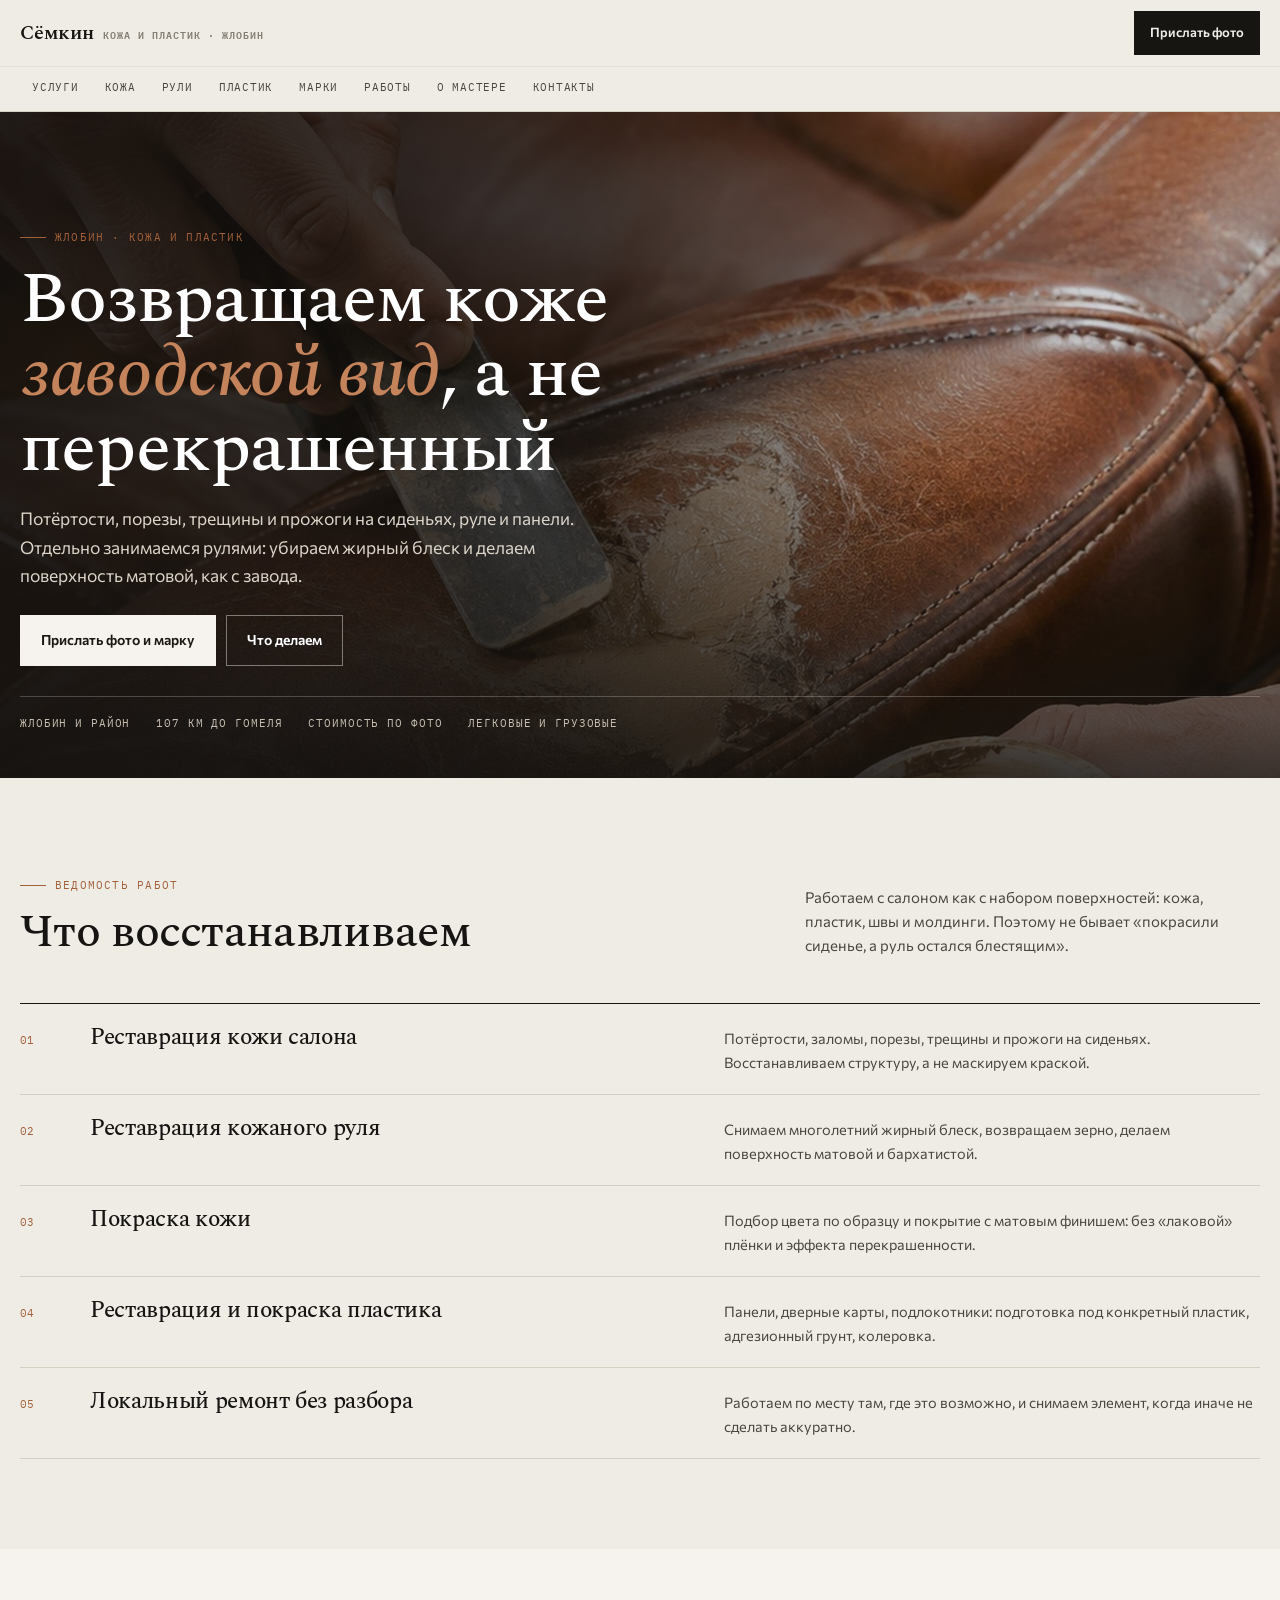
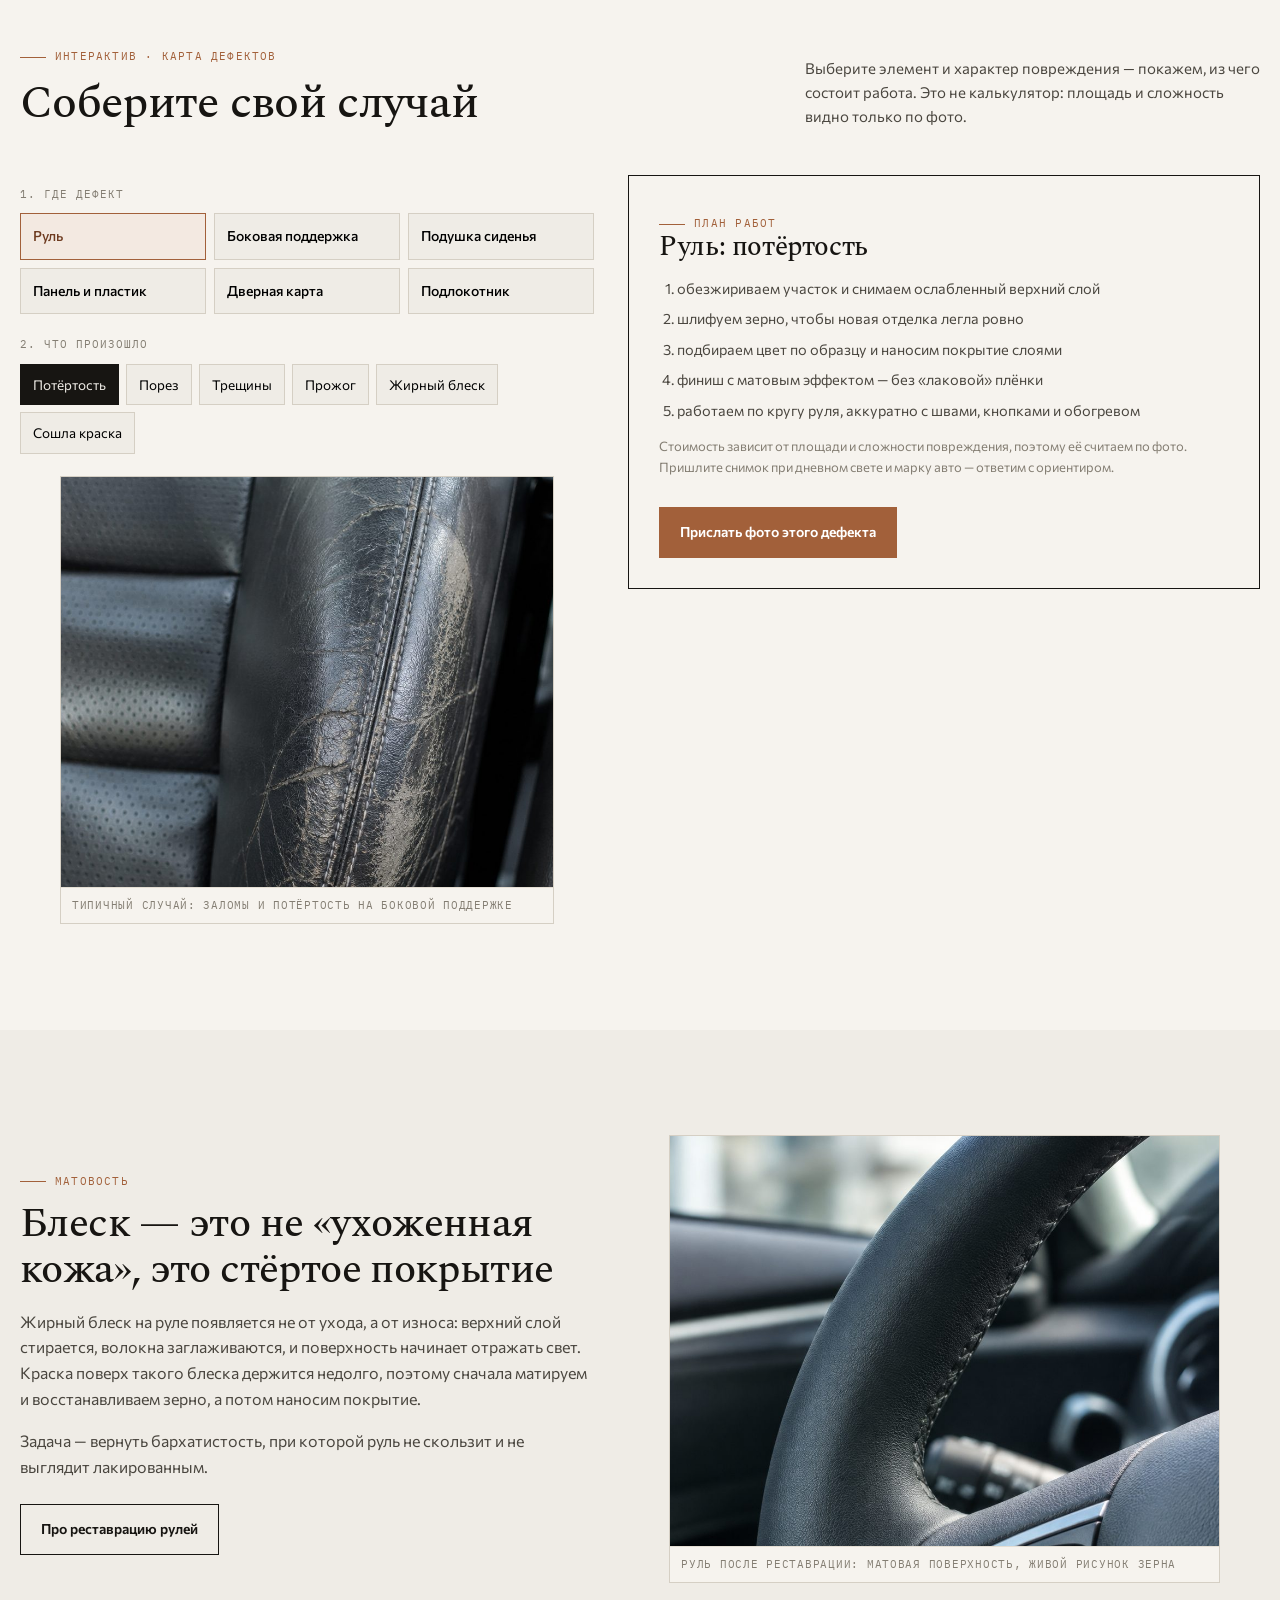
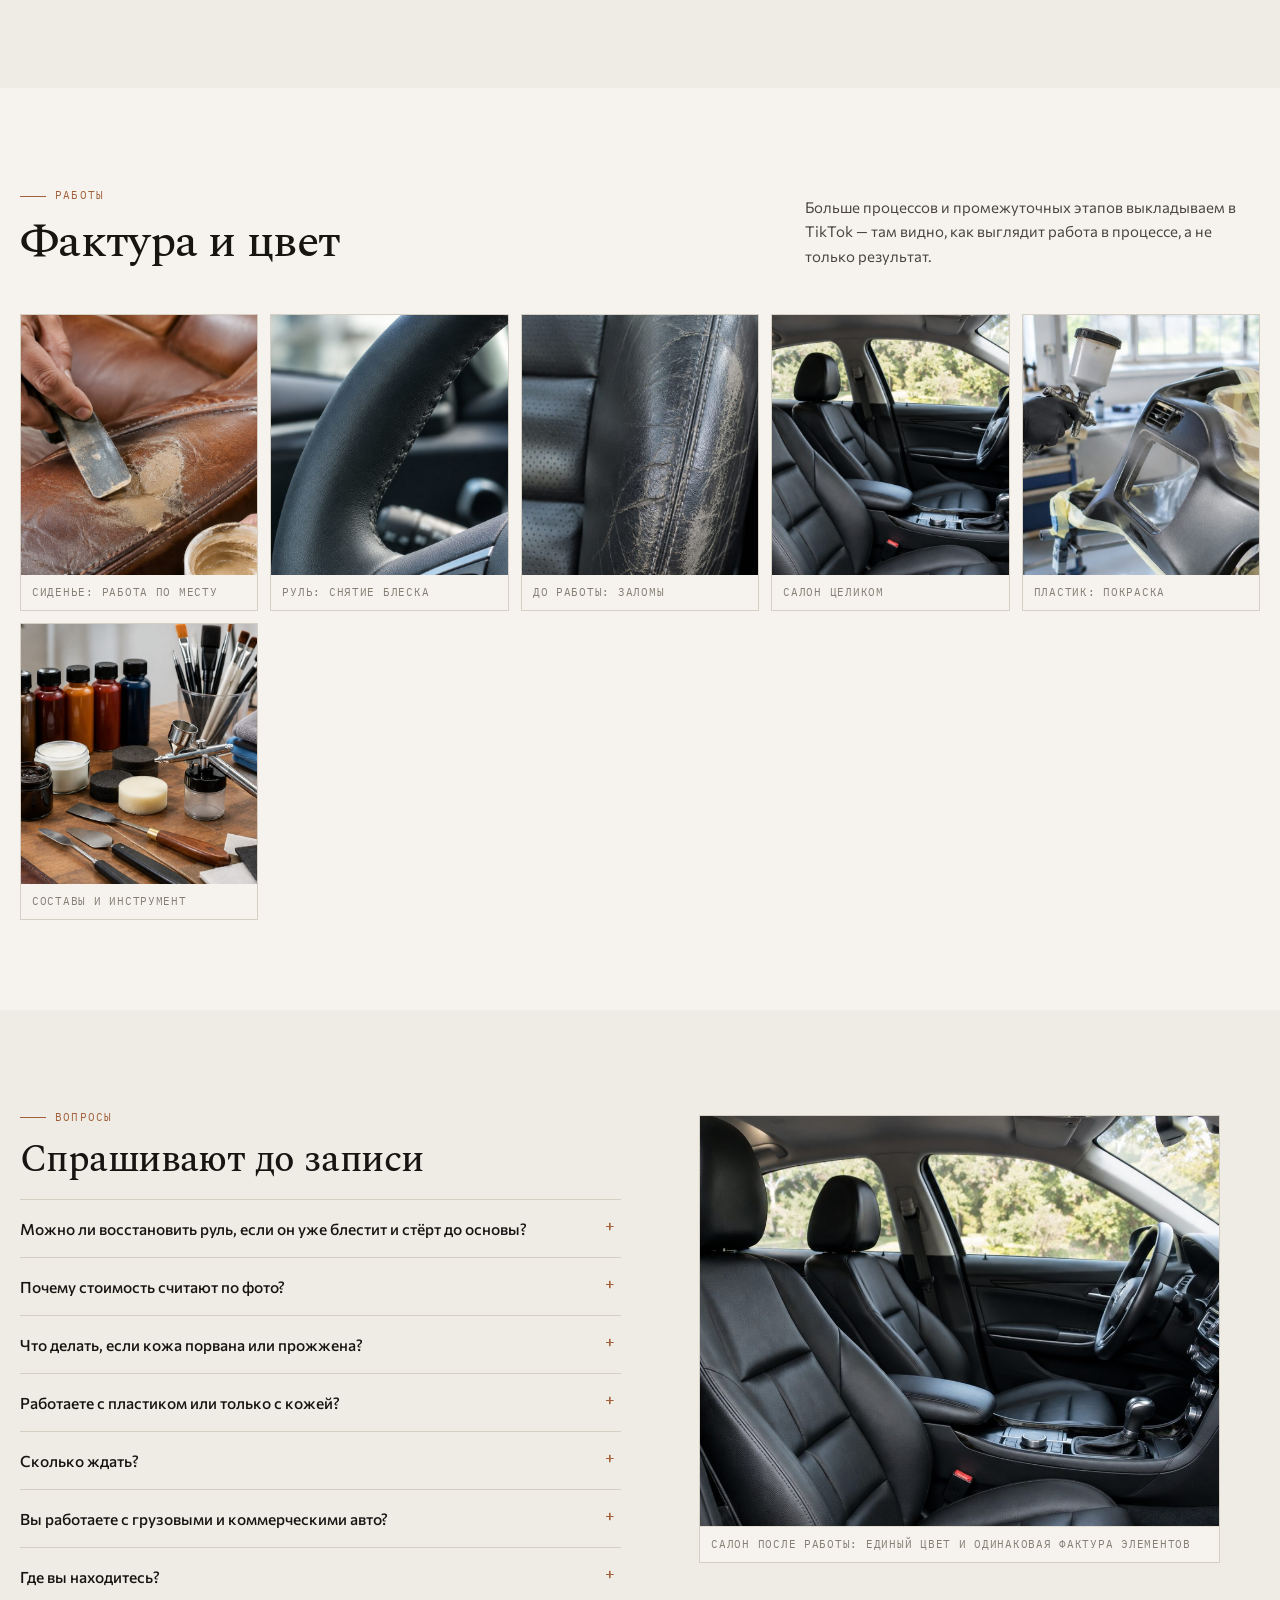
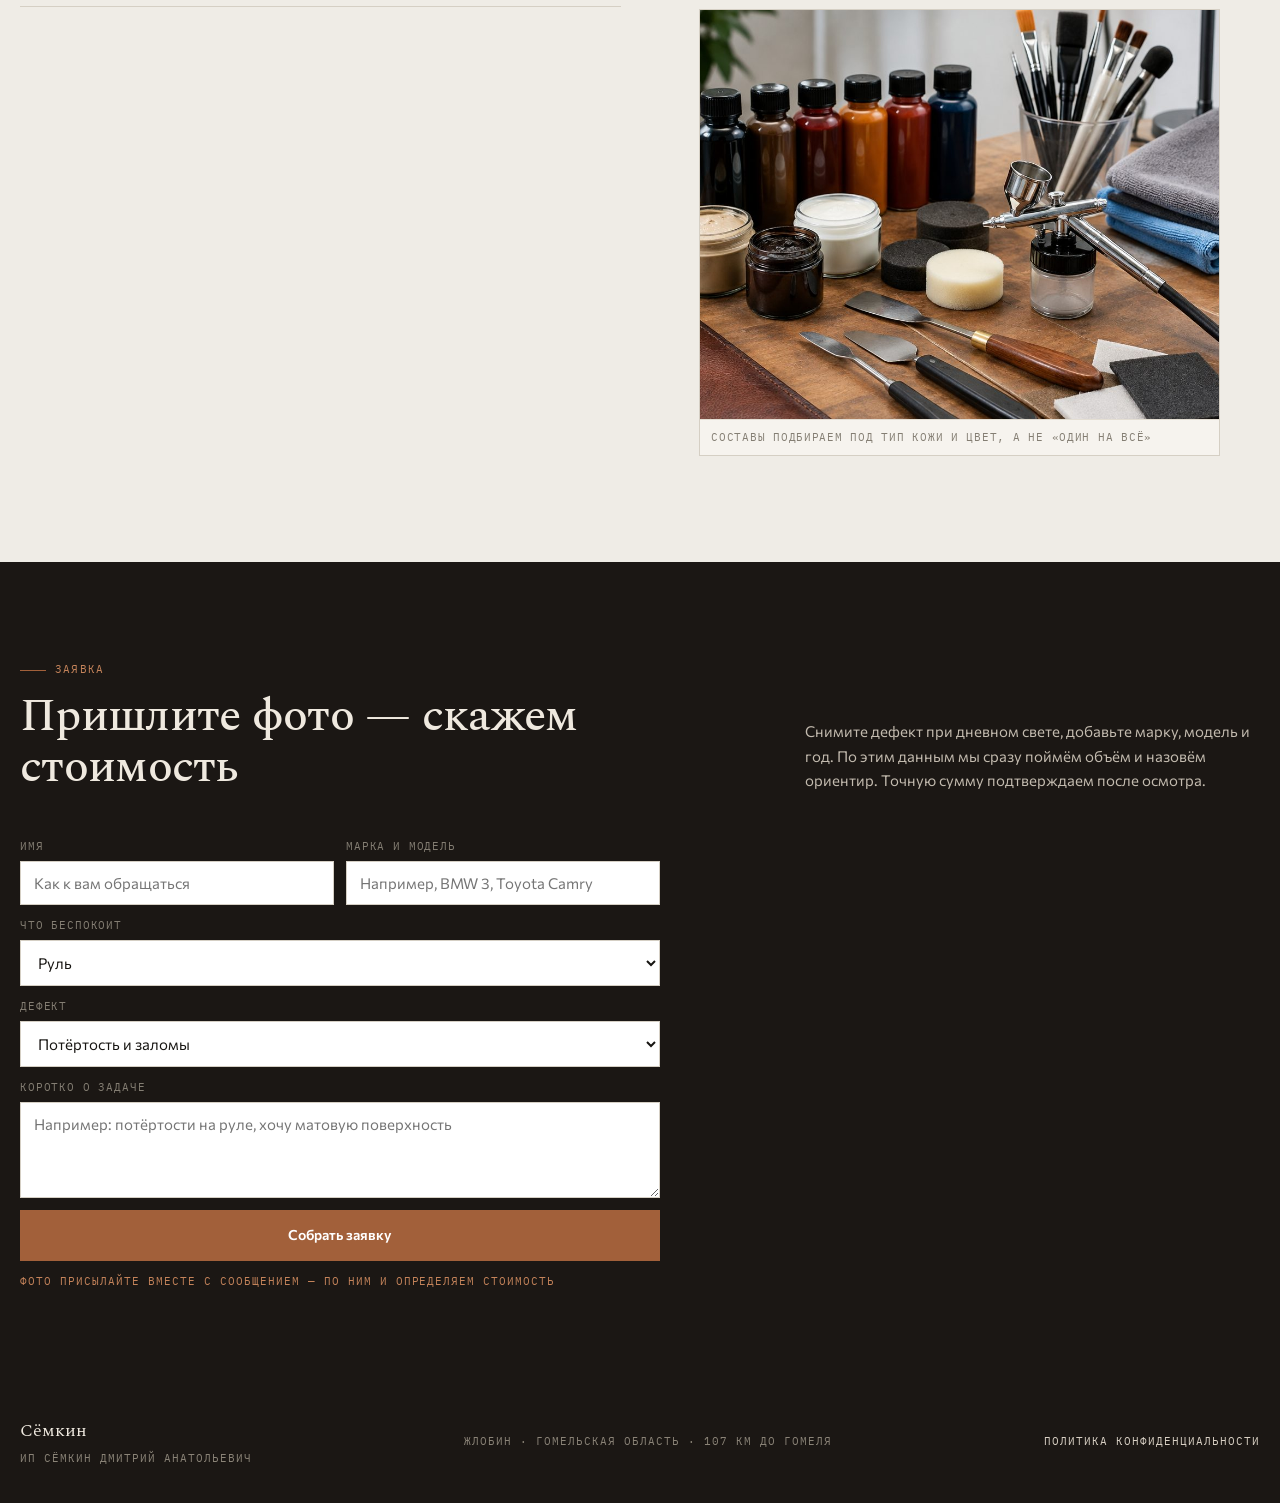
<file: index.html>
<!doctype html><html lang="ru"><head>
<meta charset="utf-8"><meta name="viewport" content="width=device-width,initial-scale=1">
<title>Реставрация кожи и пластика в Жлобине — ИП Сёмкин Д. А.</title><meta name="description" content="Реставрация кожи и пластика, покраска кожи авто в Жлобине: потёртости, порезы, трещины, прожоги, матовый руль. Стоимость по фото, ИП Сёмкин Дмитрий Анатольевич.">
<meta property="og:title" content="Реставрация кожи и пластика в Жлобине — ИП Сёмкин Д. А."><meta property="og:description" content="Реставрация кожи и пластика, покраска кожи авто в Жлобине: потёртости, порезы, трещины, прожоги, матовый руль. Стоимость по фото, ИП Сёмкин Дмитрий Анатольевич.">
<meta property="og:type" content="website"><meta property="og:locale" content="ru_BY">
<link rel="icon" href="assets/img/favicon.svg" type="image/svg+xml">
<link rel="preconnect" href="https://fonts.googleapis.com"><link rel="preconnect" href="https://fonts.gstatic.com" crossorigin>
<link href="https://fonts.googleapis.com/css2?family=Spectral:ital,wght@0,400;0,500;0,600;1,400&family=Commissioner:wght@400;500;600&family=IBM+Plex+Mono:wght@400;500&display=swap" rel="stylesheet">
<style>:root{--paper:#EFECE6;--paper2:#F6F3EE;--ink:#171512;--ink2:#4A463F;--ink3:#847E73;
--deep:#1B1714;--line:#D5CFC4;--line2:#E4DED3;--lea:#A2603A;--lea2:#C4835A;--cool:#4F5F55;
--fd:'Spectral',Georgia,serif;--ft:'Commissioner',system-ui,sans-serif;--fm:'IBM Plex Mono',monospace}
*{box-sizing:border-box}html{-webkit-text-size-adjust:100%}body{margin:0;background:var(--paper);color:var(--ink);
font:16px/1.62 var(--ft);overflow-x:hidden}body.is-locked{overflow:hidden}
a{color:inherit;text-decoration:none}img{max-width:100%;display:block}button{font:inherit;cursor:pointer}
[hidden]{display:none!important}.mono{font-family:var(--fm);font-size:11px;letter-spacing:.09em;text-transform:uppercase;color:var(--ink3)}
.wrap{width:min(1240px,calc(100% - 36px));margin:0 auto}
.top{position:sticky;top:0;z-index:30;background:rgba(239,236,230,.96);backdrop-filter:blur(12px);border-bottom:1px solid var(--line)}
.top__row{display:flex;align-items:center;gap:12px;min-height:66px;min-width:0;flex-wrap:nowrap}
.brand{min-width:0;overflow:hidden;white-space:nowrap}
.brand{font:600 20px/1 var(--fd);letter-spacing:-.01em;display:flex;align-items:baseline;gap:9px;flex:none}
.brand b{font-weight:600}.brand span{font-family:var(--fm);font-size:10px;letter-spacing:.1em;color:var(--ink3);text-transform:uppercase}
.top__sp{flex:1;min-width:6px}
.brand{min-width:0;overflow:hidden;white-space:nowrap}
@media (max-width:560px){.brand span{display:none}.brand{font-size:19px}}
@media (max-width:380px){.brand{font-size:17px}}

.btn{display:inline-flex;align-items:center;justify-content:center;gap:9px;background:var(--ink);color:var(--paper);
border:1px solid var(--ink);padding:13px 20px;font-size:14px;font-weight:600;transition:transform .2s,background .2s}
.btn:hover{transform:translateY(-1px)}.btn--alt{background:transparent;color:var(--ink)}.btn--lea{background:var(--lea);border-color:var(--lea);color:#fff}
.btn--sm{padding:10px 15px;font-size:13px}
.burger{display:none;width:44px;height:40px;border:1px solid var(--line);background:transparent;align-items:center;justify-content:center;flex:none}
.burger span{display:block;width:18px;height:1.5px;background:var(--ink);position:relative}
.burger span::before,.burger span::after{content:"";position:absolute;left:0;width:18px;height:1.5px;background:var(--ink)}
.burger span::before{top:-6px}.burger span::after{top:6px}
.navbar{border-top:1px solid var(--line2);position:relative}
.navbar__in{display:flex;gap:2px;overflow-x:auto;scrollbar-width:none;-ms-overflow-style:none}
.navbar__in::-webkit-scrollbar{display:none;height:0}
.navbar a{flex:none;font-family:var(--fm);font-size:11px;letter-spacing:.07em;text-transform:uppercase;color:var(--ink2);
padding:12px 12px;border-bottom:2px solid transparent;white-space:nowrap}
.navbar a:hover{color:var(--ink);border-color:var(--lea)}
.navbar a[aria-current="page"]{color:var(--lea);border-color:var(--lea)}
@media (min-width:820px){.navbar::after{display:none}}
.navbar::after{content:"";position:absolute;right:0;top:0;bottom:0;width:32px;pointer-events:none;
background:linear-gradient(90deg,rgba(239,236,230,0),rgba(239,236,230,.97))}
.drawer{position:fixed;inset:0;z-index:80;display:none;background:rgba(23,21,18,.55);backdrop-filter:blur(4px)}
.drawer.is-open{display:block}
.drawer__inner{position:absolute;right:0;top:0;bottom:0;width:min(340px,90vw);background:var(--paper);
padding:18px;display:flex;flex-direction:column;gap:4px;overflow-y:auto}
.drawer__close{align-self:flex-end;width:42px;height:42px;border:1px solid var(--line);background:transparent;font-size:20px;line-height:1}
.drawer a.dl{padding:13px 4px;border-bottom:1px solid var(--line2);font-weight:500}
.fbar{display:none;position:fixed;left:0;right:0;bottom:0;z-index:60;background:rgba(239,236,230,.97);
border-top:1px solid var(--line);padding:8px 10px;gap:8px;backdrop-filter:blur(10px)}
.fbar a{flex:1;text-align:center;padding:12px 6px;font-size:13px;font-weight:600;border:1px solid var(--ink)}
.fbar a:first-child{background:var(--ink);color:var(--paper)}
@media (max-width:859px){.fbar{display:flex}body{padding-bottom:64px}.burger{display:inline-flex}.top .btn--head{display:none}}
h1,h2,h3{font-family:var(--fd);font-weight:500;letter-spacing:-.015em;line-height:1.1;margin:0}
.eyebrow{display:inline-flex;align-items:center;gap:9px;font-family:var(--fm);font-size:11px;letter-spacing:.11em;text-transform:uppercase;color:var(--lea)}
.eyebrow::before{content:"";width:26px;height:1px;background:var(--lea)}
</style>
<link rel="stylesheet" href="assets/css/site.v1.css">
</head><body>
<header class="top">
  <div class="wrap top__row">
    <a class="brand" href="index.html"><b>Сёмкин</b><span>кожа и пластик · Жлобин</span></a>
    <span class="top__sp"></span>
    <a class="btn btn--sm btn--head" href="kontakty.html#zayavka">Прислать фото</a>
    <button class="burger" id="burger" aria-label="Открыть меню" aria-expanded="false" aria-controls="drawer"><span></span></button>
  </div>
  <nav class="navbar" aria-label="Страницы сайта"><div class="wrap navbar__in"><a href="uslugi.html">Услуги</a><a href="kozha.html">Кожа</a><a href="ruli.html">Рули</a><a href="plastik.html">Пластик</a><a href="marki.html">Марки</a><a href="raboty.html">Работы</a><a href="o-mastere.html">О мастере</a><a href="kontakty.html">Контакты</a></div></nav>
</header>
<div class="drawer" id="drawer" hidden>
  <div class="drawer__inner" role="dialog" aria-modal="true" aria-label="Меню">
    <button class="drawer__close" id="drawerClose" aria-label="Закрыть меню">×</button>
    <a class="dl" href="uslugi.html">Услуги</a><a class="dl" href="kozha.html">Кожа</a><a class="dl" href="ruli.html">Рули</a><a class="dl" href="plastik.html">Пластик</a><a class="dl" href="marki.html">Марки</a><a class="dl" href="raboty.html">Работы</a><a class="dl" href="o-mastere.html">О мастере</a><a class="dl" href="kontakty.html">Контакты</a>
    <a class="dl" href="kontakty.html#zayavka">Прислать фото</a>
  </div>
</div>
<section class="hero">
<img class="hero__bg" src="assets/img/hero.jpg" alt="Мастер восстанавливает кожу автомобильного сиденья" fetchpriority="high">
<div class="hero__scrim"></div>
<div class="hero__in"><span class="eyebrow">Жлобин · кожа и пластик</span><h1>Возвращаем коже <em>заводской вид</em>, а не перекрашенный</h1>
<p class="lead">Потёртости, порезы, трещины и прожоги на сиденьях, руле и панели. Отдельно занимаемся рулями: убираем жирный блеск и делаем поверхность матовой, как с завода.</p>
<div class="hero__cta"><a class="btn" href="kontakty.html#zayavka">Прислать фото и марку</a><a class="btn btn--ghost" href="uslugi.html">Что делаем</a></div>
<div class="hero__facts"><span>Жлобин и район</span><span>107 км до Гомеля</span><span>Стоимость по фото</span><span>Легковые и грузовые</span></div></div></section>
<main>
<section class="sec"><div class="wrap">
  <div class="shead"><div><span class="eyebrow">Ведомость работ</span><h2>Что восстанавливаем</h2></div>
  <p>Работаем с салоном как с набором поверхностей: кожа, пластик, швы и молдинги. Поэтому не бывает «покрасили сиденье, а руль остался блестящим».</p></div>
  <div class="vd"><a href="kozha.html"><span class="n">01</span><h3>Реставрация кожи салона</h3><p>Потёртости, заломы, порезы, трещины и прожоги на сиденьях. Восстанавливаем структуру, а не маскируем краской.</p></a><a href="ruli.html"><span class="n">02</span><h3>Реставрация кожаного руля</h3><p>Снимаем многолетний жирный блеск, возвращаем зерно, делаем поверхность матовой и бархатистой.</p></a><a href="kozha.html"><span class="n">03</span><h3>Покраска кожи</h3><p>Подбор цвета по образцу и покрытие с матовым финишем: без «лаковой» плёнки и эффекта перекрашенности.</p></a><a href="plastik.html"><span class="n">04</span><h3>Реставрация и покраска пластика</h3><p>Панели, дверные карты, подлокотники: подготовка под конкретный пластик, адгезионный грунт, колеровка.</p></a><a href="uslugi.html"><span class="n">05</span><h3>Локальный ремонт без разбора</h3><p>Работаем по месту там, где это возможно, и снимаем элемент, когда иначе не сделать аккуратно.</p></a></div>
</div></section>

<section class="sec sec--paper2" id="karta"><div class="wrap">
  <div class="shead"><div><span class="eyebrow">Интерактив · карта дефектов</span><h2>Соберите свой случай</h2></div>
  <p>Выберите элемент и характер повреждения — покажем, из чего состоит работа. Это не калькулятор: площадь и сложность видно только по фото.</p></div>
  <div class="map">
  <div>
    <p class="mono" style="margin-bottom:10px">1. Где дефект</p>
    <div class="zones"><button type="button" data-z="rul" aria-pressed="true">Руль</button><button type="button" data-z="bolster" aria-pressed="false">Боковая поддержка</button><button type="button" data-z="seat" aria-pressed="false">Подушка сиденья</button><button type="button" data-z="panel" aria-pressed="false">Панель и пластик</button><button type="button" data-z="door" aria-pressed="false">Дверная карта</button><button type="button" data-z="armrest" aria-pressed="false">Подлокотник</button></div>
    <p class="mono" style="margin:22px 0 10px">2. Что произошло</p>
    <div class="chips"><button type="button" data-d2="potertost" aria-pressed="true">Потёртость</button><button type="button" data-d2="porez" aria-pressed="false">Порез</button><button type="button" data-d2="treshiny" aria-pressed="false">Трещины</button><button type="button" data-d2="prozhog" aria-pressed="false">Прожог</button><button type="button" data-d2="blesk" aria-pressed="false">Жирный блеск</button><button type="button" data-d2="kraska" aria-pressed="false">Сошла краска</button></div>
    <figure class="photo" style="margin-top:22px"><img src="assets/img/worn.jpg" alt="Потёртая кожа боковой поддержки сиденья крупным планом"><figcaption>Типичный случай: заломы и потёртость на боковой поддержке</figcaption></figure>
  </div>
  <div class="panel">
    <span class="eyebrow">План работ</span>
    <h3 id="p-title">Руль: потёртость</h3>
    <ol id="p-list"></ol>
    <p class="note" id="p-note"></p>
    <a class="btn btn--lea" style="margin-top:16px" href="kontakty.html#zayavka">Прислать фото этого дефекта</a>
  </div>
</div>
</div></section>

<section class="sec"><div class="wrap grid2 grid2--img">
  <div><span class="eyebrow">Матовость</span><h2 style="font-size:clamp(1.7rem,3.2vw,2.7rem);margin:12px 0 16px">Блеск — это не «ухоженная кожа», это стёртое покрытие</h2>
  <p style="color:var(--ink2)">Жирный блеск на руле появляется не от ухода, а от износа: верхний слой стирается, волокна заглаживаются, и поверхность начинает отражать свет. Краска поверх такого блеска держится недолго, поэтому сначала матируем и восстанавливаем зерно, а потом наносим покрытие.</p>
  <p style="color:var(--ink2)">Задача — вернуть бархатистость, при которой руль не скользит и не выглядит лакированным.</p>
  <a class="btn btn--alt" style="margin-top:8px" href="ruli.html">Про реставрацию рулей</a></div>
  <figure class="photo"><img src="assets/img/wheel.jpg" alt="Восстановленный кожаный руль с матовой поверхностью"><figcaption>Руль после реставрации: матовая поверхность, живой рисунок зерна</figcaption></figure>
</div></section>

<section class="sec sec--paper2"><div class="wrap">
  <div class="shead"><div><span class="eyebrow">Работы</span><h2>Фактура и цвет</h2></div>
  <p>Больше процессов и промежуточных этапов выкладываем в TikTok — там видно, как выглядит работа в процессе, а не только результат.</p></div>
  <div class="gal">
<figure><img src="assets/img/hero.jpg" alt="Реставрация кожи сиденья"><figcaption>Сиденье: работа по месту</figcaption></figure>
<figure><img src="assets/img/wheel.jpg" alt="Матовый кожаный руль"><figcaption>Руль: снятие блеска</figcaption></figure>
<figure><img src="assets/img/worn.jpg" alt="Потёртая кожа до работы"><figcaption>До работы: заломы</figcaption></figure>
<figure><img src="assets/img/cabin.jpg" alt="Салон после реставрации"><figcaption>Салон целиком</figcaption></figure>
<figure><img src="assets/img/plastic.jpg" alt="Покраска пластика"><figcaption>Пластик: покраска</figcaption></figure>
<figure><img src="assets/img/tools.jpg" alt="Инструмент мастера"><figcaption>Составы и инструмент</figcaption></figure>
</div>
</div></section>

<section class="sec"><div class="wrap grid2">
  <div><span class="eyebrow">Вопросы</span><h2 style="font-size:clamp(1.7rem,3vw,2.5rem);margin:12px 0 18px">Спрашивают до записи</h2><div class="acc"><details><summary>Можно ли восстановить руль, если он уже блестит и стёрт до основы?</summary><p>Да, это самый частый случай. Снимаем жирный блеск, восстанавливаем зерно и наносим матовое покрытие, чтобы поверхность снова была бархатистой. Если кожа стёрта до основы, сначала восстанавливаем саму поверхность, потом красим.</p></details><details><summary>Почему стоимость считают по фото?</summary><p>Потому что она зависит от площади повреждения, глубины дефекта и типа покрытия. По снимку при дневном свете видно, сколько работы: иногда это один элемент, иногда несколько зон салона. Поэтому по фото даём ориентир, а точную сумму — после осмотра.</p></details><details><summary>Что делать, если кожа порвана или прожжена?</summary><p>Порез или прожог не маскируют краской: сначала армирование и заполнение утраченного объёма, потом восстановление рисунка зерна и колеровка. Так заплатка не выделяется на фоне остальной обивки.</p></details><details><summary>Работаете с пластиком или только с кожей?</summary><p>И с пластиком тоже: восстанавливаем и красим панели, дверные карты, подлокотники. Пластик готовят иначе, чем кожу, — под него другой грунт и другой финиш.</p></details><details><summary>Сколько ждать?</summary><p>Зависит от объёма: один элемент или салон целиком. Точный срок называем, когда видим фото и понимаем, сколько слоёв и элементов в работе.</p></details><details><summary>Вы работаете с грузовыми и коммерческими авто?</summary><p>Да, в списке марок есть DAF, MAN, Scania, ГАЗ, УАЗ и другие. Салон грузовика — это та же кожа и пластик, просто больше площади и жёстче условия эксплуатации.</p></details><details><summary>Где вы находитесь?</summary><p>Жлобин, Жлобинский район, Гомельская область. Это 107 км до Гомеля. Точный адрес и время записи уточняем при согласовании заявки.</p></details></div></div>
  <div style="display:grid;gap:14px"><figure class="photo"><img src="assets/img/cabin.jpg" alt="Салон автомобиля с восстановленными кожаными сиденьями"><figcaption>Салон после работы: единый цвет и одинаковая фактура элементов</figcaption></figure><figure class="photo"><img src="assets/img/tools.jpg" alt="Инструменты и составы для реставрации кожи"><figcaption>Составы подбираем под тип кожи и цвет, а не «один на всё»</figcaption></figure></div>
</div></section>
<section class="sec sec--deep"><div class="wrap">
<div class="shead"><div><span class="eyebrow">Заявка</span><h2>Пришлите фото — скажем стоимость</h2></div>
<p>Снимите дефект при дневном свете, добавьте марку, модель и год. По этим данным мы сразу поймём объём и назовём ориентир. Точную сумму подтверждаем после осмотра.</p></div>
<div style="max-width:640px"><form class="form" id="leadForm" novalidate>
  <div class="row2">
    <label>Имя<input type="text" name="name" placeholder="Как к вам обращаться" autocomplete="name"></label>
    <label>Марка и модель<input type="text" name="car" placeholder="Например, BMW 3, Toyota Camry"></label>
  </div>
  <label>Что беспокоит
    <select name="zone"><option>Руль</option><option>Боковая поддержка сиденья</option><option>Подушка сиденья</option><option>Панель и пластик</option><option>Дверная карта</option><option>Подлокотник</option><option>Несколько элементов</option></select>
  </label>
  <label>Дефект
    <select name="defect"><option>Потёртость и заломы</option><option>Порез</option><option>Трещины</option><option>Прожог</option><option>Жирный блеск</option><option>Сошла краска</option></select>
  </label>
  <label>Коротко о задаче<textarea name="note" placeholder="Например: потёртости на руле, хочу матовую поверхность"></textarea></label>
  <button class="btn btn--lea" type="submit">Собрать заявку</button>
  <p class="mono" style="margin:0">Фото присылайте вместе с сообщением — по ним и определяем стоимость</p>
  <div class="out" id="out" hidden></div>
</form></div>
</div></section>
</main>
<footer><div class="wrap foot">
  <div><div style="font-family:var(--fd);font-size:18px;color:#EFE9DF;margin-bottom:4px">Сёмкин</div>
  <div class="mono">ИП Сёмкин Дмитрий Анатольевич</div></div>
  <div class="mono">Жлобин · Гомельская область · 107 км до Гомеля</div>
  <div class="mono"><a href="politika.html">Политика конфиденциальности</a></div>
</div></footer>
<div class="fbar"><a href="kontakty.html#zayavka">Заявка</a><a href="raboty.html">Работы</a><a href="uslugi.html">Услуги</a></div>
<script src="assets/js/main.v1.js" defer></script>
</body></html>
</file>
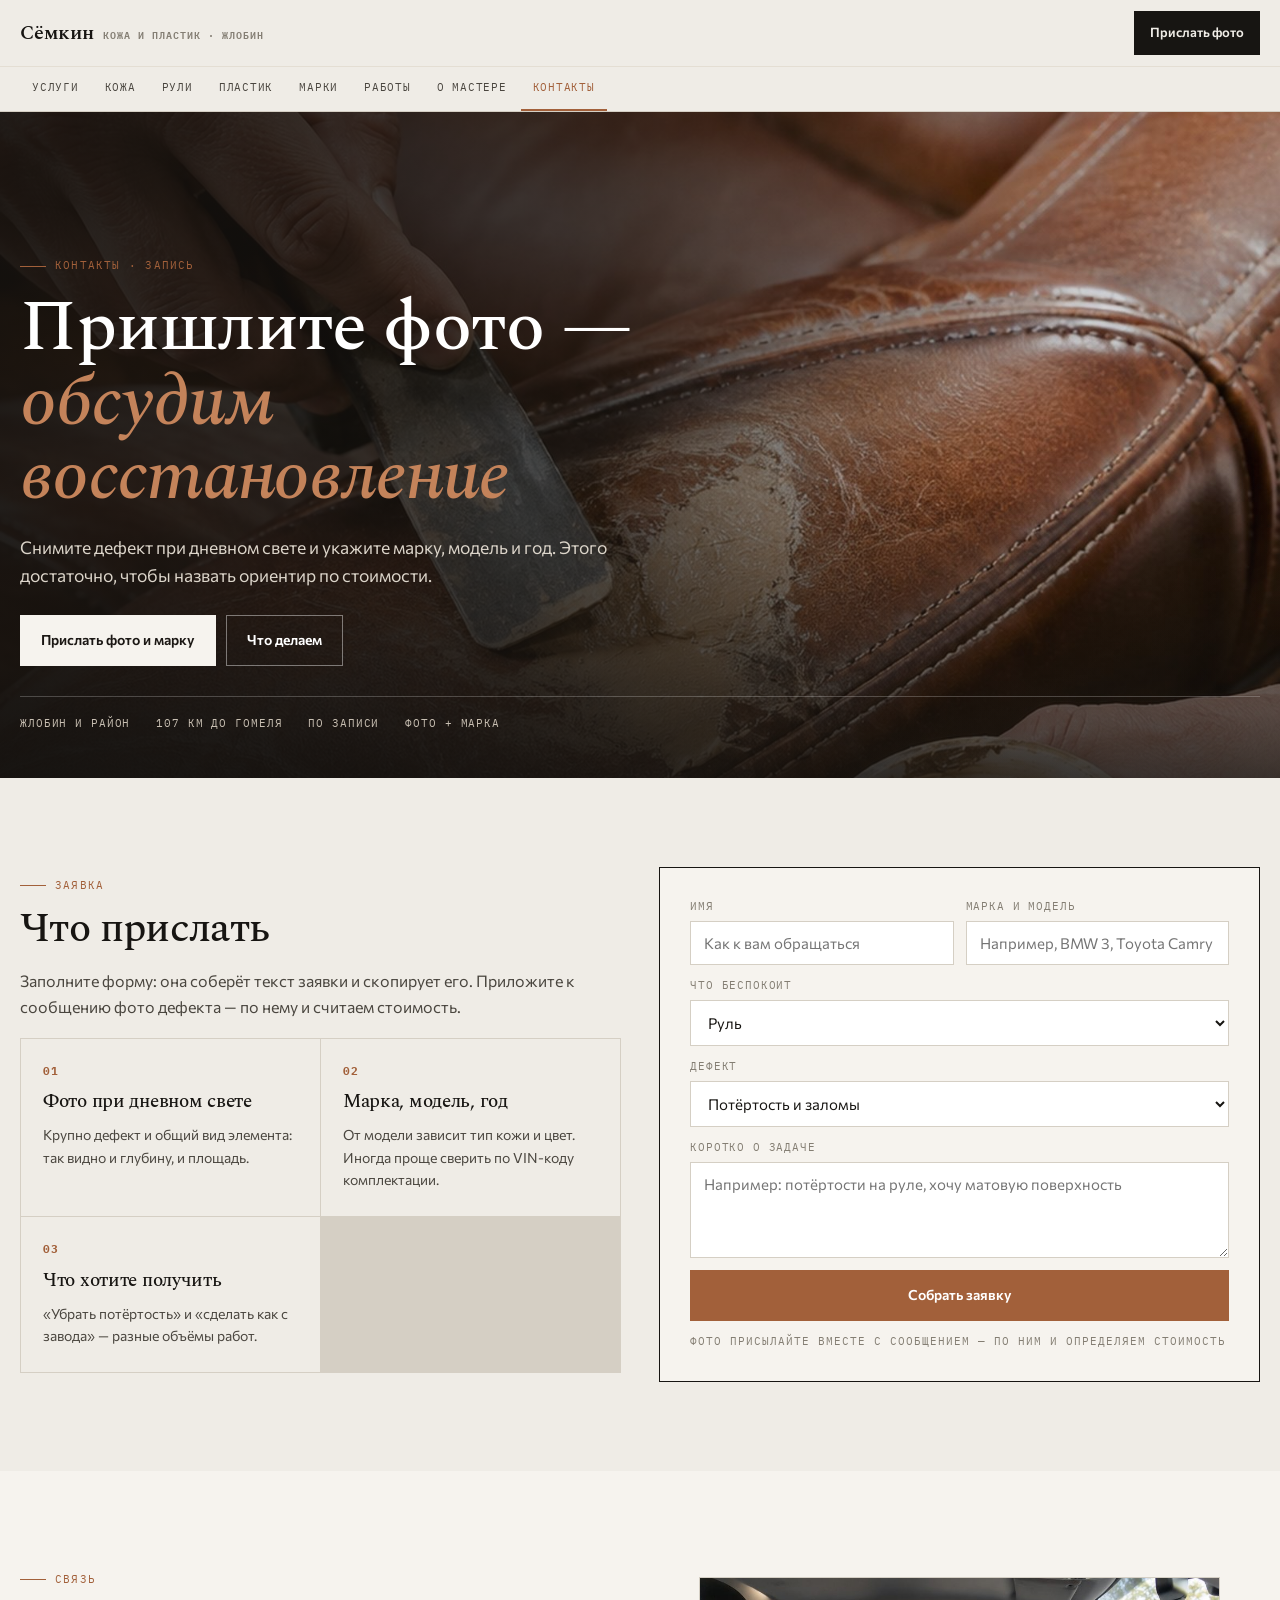
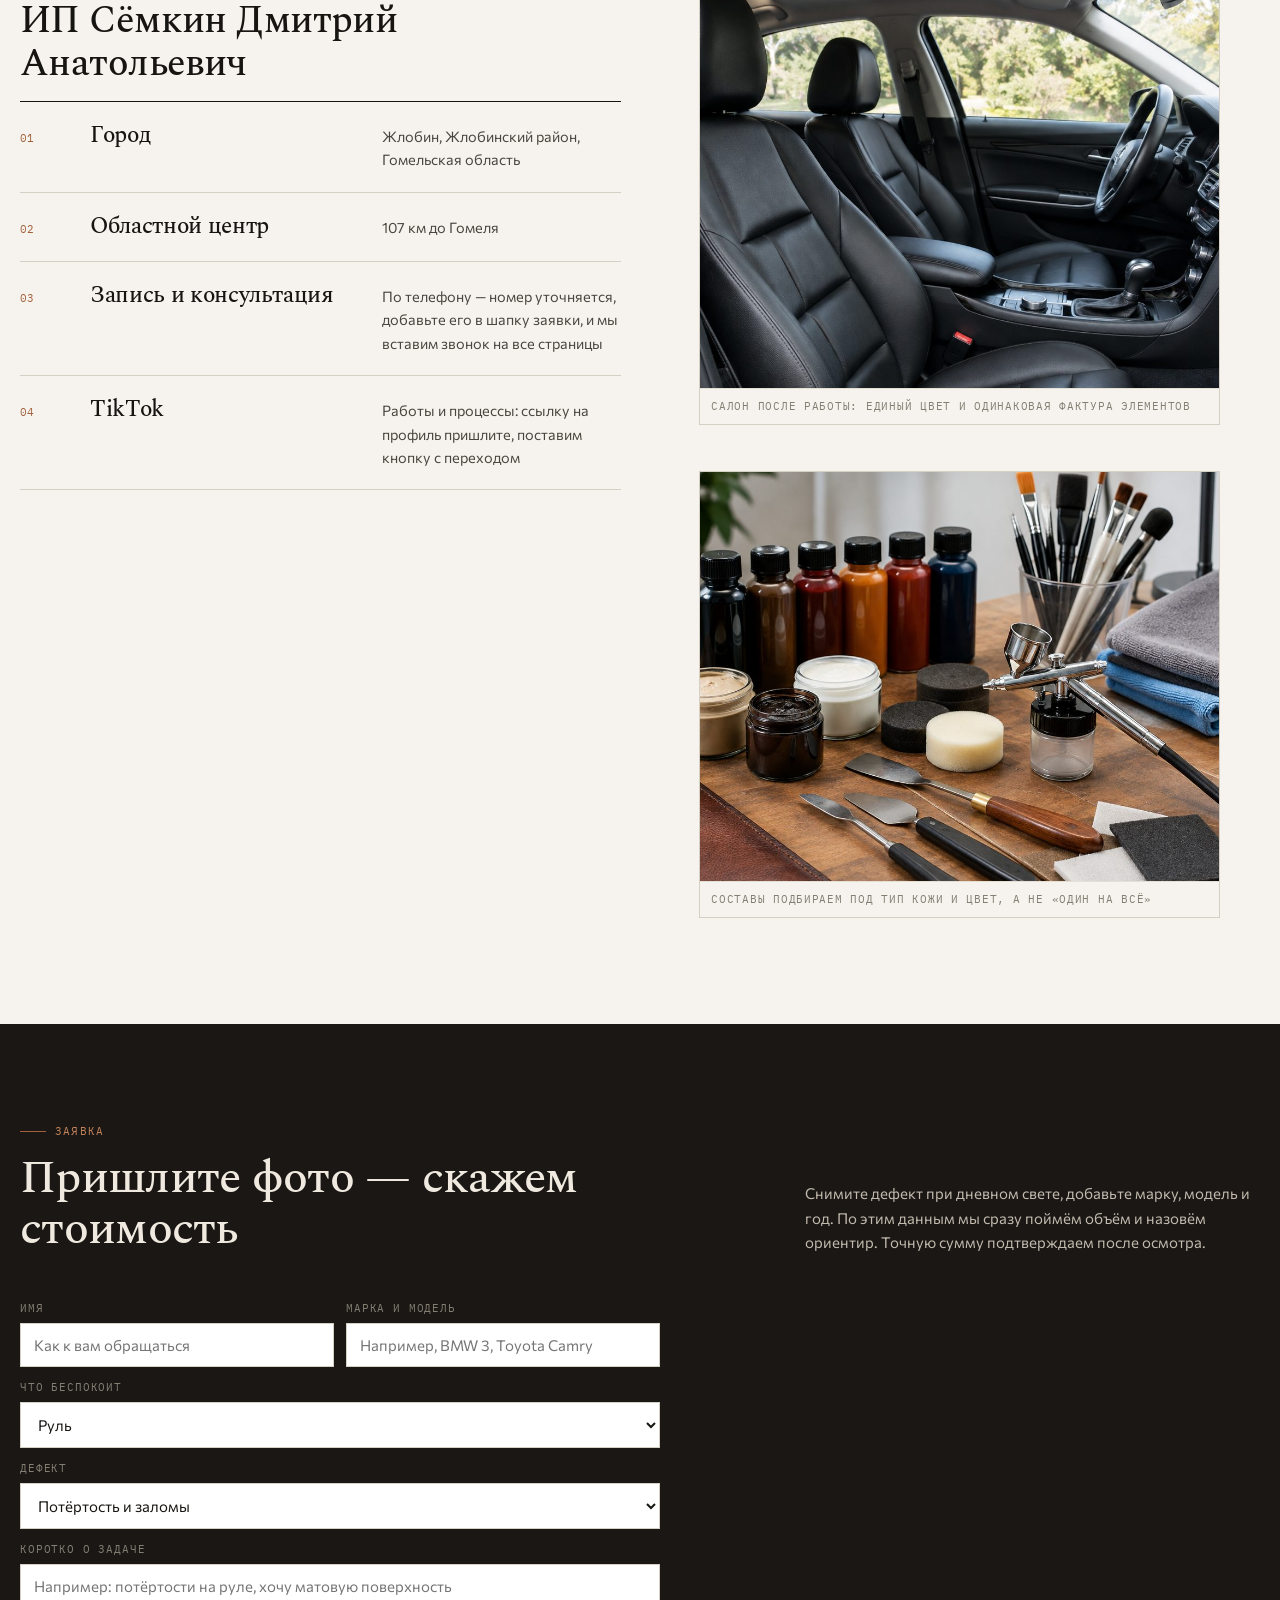
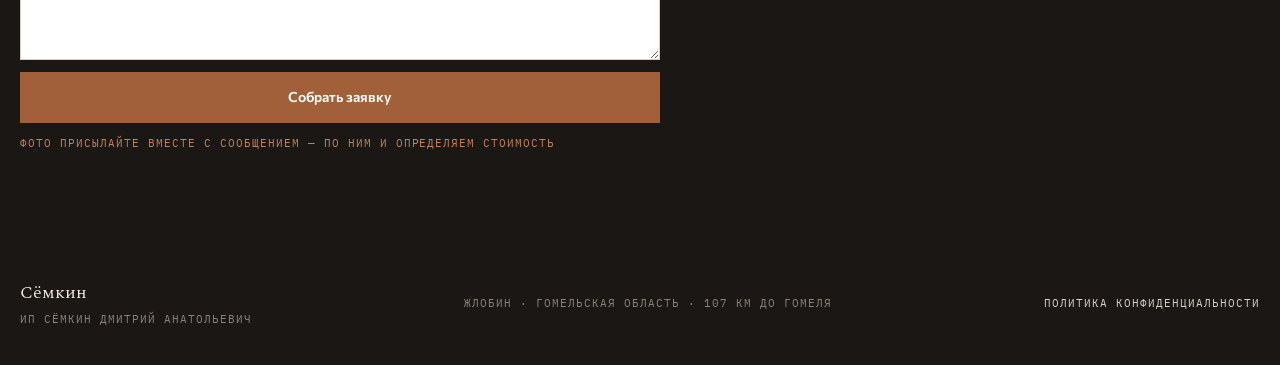
<file: kontakty.html>
<!doctype html><html lang="ru"><head>
<meta charset="utf-8"><meta name="viewport" content="width=device-width,initial-scale=1">
<title>Контакты и запись — реставрация кожи, Жлобин | ИП Сёмкин</title><meta name="description" content="Контакты и запись на реставрацию кожи и пластика в Жлобине: как прислать фото дефекта, что указать в заявке. ИП Сёмкин Дмитрий Анатольевич.">
<meta property="og:title" content="Контакты и запись — реставрация кожи, Жлобин | ИП Сёмкин"><meta property="og:description" content="Контакты и запись на реставрацию кожи и пластика в Жлобине: как прислать фото дефекта, что указать в заявке. ИП Сёмкин Дмитрий Анатольевич.">
<meta property="og:type" content="website"><meta property="og:locale" content="ru_BY">
<link rel="icon" href="assets/img/favicon.svg" type="image/svg+xml">
<link rel="preconnect" href="https://fonts.googleapis.com"><link rel="preconnect" href="https://fonts.gstatic.com" crossorigin>
<link href="https://fonts.googleapis.com/css2?family=Spectral:ital,wght@0,400;0,500;0,600;1,400&family=Commissioner:wght@400;500;600&family=IBM+Plex+Mono:wght@400;500&display=swap" rel="stylesheet">
<style>:root{--paper:#EFECE6;--paper2:#F6F3EE;--ink:#171512;--ink2:#4A463F;--ink3:#847E73;
--deep:#1B1714;--line:#D5CFC4;--line2:#E4DED3;--lea:#A2603A;--lea2:#C4835A;--cool:#4F5F55;
--fd:'Spectral',Georgia,serif;--ft:'Commissioner',system-ui,sans-serif;--fm:'IBM Plex Mono',monospace}
*{box-sizing:border-box}html{-webkit-text-size-adjust:100%}body{margin:0;background:var(--paper);color:var(--ink);
font:16px/1.62 var(--ft);overflow-x:hidden}body.is-locked{overflow:hidden}
a{color:inherit;text-decoration:none}img{max-width:100%;display:block}button{font:inherit;cursor:pointer}
[hidden]{display:none!important}.mono{font-family:var(--fm);font-size:11px;letter-spacing:.09em;text-transform:uppercase;color:var(--ink3)}
.wrap{width:min(1240px,calc(100% - 36px));margin:0 auto}
.top{position:sticky;top:0;z-index:30;background:rgba(239,236,230,.96);backdrop-filter:blur(12px);border-bottom:1px solid var(--line)}
.top__row{display:flex;align-items:center;gap:12px;min-height:66px;min-width:0;flex-wrap:nowrap}
.brand{min-width:0;overflow:hidden;white-space:nowrap}
.brand{font:600 20px/1 var(--fd);letter-spacing:-.01em;display:flex;align-items:baseline;gap:9px;flex:none}
.brand b{font-weight:600}.brand span{font-family:var(--fm);font-size:10px;letter-spacing:.1em;color:var(--ink3);text-transform:uppercase}
.top__sp{flex:1;min-width:6px}
.brand{min-width:0;overflow:hidden;white-space:nowrap}
@media (max-width:560px){.brand span{display:none}.brand{font-size:19px}}
@media (max-width:380px){.brand{font-size:17px}}

.btn{display:inline-flex;align-items:center;justify-content:center;gap:9px;background:var(--ink);color:var(--paper);
border:1px solid var(--ink);padding:13px 20px;font-size:14px;font-weight:600;transition:transform .2s,background .2s}
.btn:hover{transform:translateY(-1px)}.btn--alt{background:transparent;color:var(--ink)}.btn--lea{background:var(--lea);border-color:var(--lea);color:#fff}
.btn--sm{padding:10px 15px;font-size:13px}
.burger{display:none;width:44px;height:40px;border:1px solid var(--line);background:transparent;align-items:center;justify-content:center;flex:none}
.burger span{display:block;width:18px;height:1.5px;background:var(--ink);position:relative}
.burger span::before,.burger span::after{content:"";position:absolute;left:0;width:18px;height:1.5px;background:var(--ink)}
.burger span::before{top:-6px}.burger span::after{top:6px}
.navbar{border-top:1px solid var(--line2);position:relative}
.navbar__in{display:flex;gap:2px;overflow-x:auto;scrollbar-width:none;-ms-overflow-style:none}
.navbar__in::-webkit-scrollbar{display:none;height:0}
.navbar a{flex:none;font-family:var(--fm);font-size:11px;letter-spacing:.07em;text-transform:uppercase;color:var(--ink2);
padding:12px 12px;border-bottom:2px solid transparent;white-space:nowrap}
.navbar a:hover{color:var(--ink);border-color:var(--lea)}
.navbar a[aria-current="page"]{color:var(--lea);border-color:var(--lea)}
@media (min-width:820px){.navbar::after{display:none}}
.navbar::after{content:"";position:absolute;right:0;top:0;bottom:0;width:32px;pointer-events:none;
background:linear-gradient(90deg,rgba(239,236,230,0),rgba(239,236,230,.97))}
.drawer{position:fixed;inset:0;z-index:80;display:none;background:rgba(23,21,18,.55);backdrop-filter:blur(4px)}
.drawer.is-open{display:block}
.drawer__inner{position:absolute;right:0;top:0;bottom:0;width:min(340px,90vw);background:var(--paper);
padding:18px;display:flex;flex-direction:column;gap:4px;overflow-y:auto}
.drawer__close{align-self:flex-end;width:42px;height:42px;border:1px solid var(--line);background:transparent;font-size:20px;line-height:1}
.drawer a.dl{padding:13px 4px;border-bottom:1px solid var(--line2);font-weight:500}
.fbar{display:none;position:fixed;left:0;right:0;bottom:0;z-index:60;background:rgba(239,236,230,.97);
border-top:1px solid var(--line);padding:8px 10px;gap:8px;backdrop-filter:blur(10px)}
.fbar a{flex:1;text-align:center;padding:12px 6px;font-size:13px;font-weight:600;border:1px solid var(--ink)}
.fbar a:first-child{background:var(--ink);color:var(--paper)}
@media (max-width:859px){.fbar{display:flex}body{padding-bottom:64px}.burger{display:inline-flex}.top .btn--head{display:none}}
h1,h2,h3{font-family:var(--fd);font-weight:500;letter-spacing:-.015em;line-height:1.1;margin:0}
.eyebrow{display:inline-flex;align-items:center;gap:9px;font-family:var(--fm);font-size:11px;letter-spacing:.11em;text-transform:uppercase;color:var(--lea)}
.eyebrow::before{content:"";width:26px;height:1px;background:var(--lea)}
</style>
<link rel="stylesheet" href="assets/css/site.v1.css">
</head><body>
<header class="top">
  <div class="wrap top__row">
    <a class="brand" href="index.html"><b>Сёмкин</b><span>кожа и пластик · Жлобин</span></a>
    <span class="top__sp"></span>
    <a class="btn btn--sm btn--head" href="kontakty.html#zayavka">Прислать фото</a>
    <button class="burger" id="burger" aria-label="Открыть меню" aria-expanded="false" aria-controls="drawer"><span></span></button>
  </div>
  <nav class="navbar" aria-label="Страницы сайта"><div class="wrap navbar__in"><a href="uslugi.html">Услуги</a><a href="kozha.html">Кожа</a><a href="ruli.html">Рули</a><a href="plastik.html">Пластик</a><a href="marki.html">Марки</a><a href="raboty.html">Работы</a><a href="o-mastere.html">О мастере</a><a href="kontakty.html" aria-current="page">Контакты</a></div></nav>
</header>
<div class="drawer" id="drawer" hidden>
  <div class="drawer__inner" role="dialog" aria-modal="true" aria-label="Меню">
    <button class="drawer__close" id="drawerClose" aria-label="Закрыть меню">×</button>
    <a class="dl" href="uslugi.html">Услуги</a><a class="dl" href="kozha.html">Кожа</a><a class="dl" href="ruli.html">Рули</a><a class="dl" href="plastik.html">Пластик</a><a class="dl" href="marki.html">Марки</a><a class="dl" href="raboty.html">Работы</a><a class="dl" href="o-mastere.html">О мастере</a><a class="dl" href="kontakty.html">Контакты</a>
    <a class="dl" href="kontakty.html#zayavka">Прислать фото</a>
  </div>
</div>
<section class="hero">
<img class="hero__bg" src="assets/img/hero.jpg" alt="Работа с кожаным элементом салона" fetchpriority="high">
<div class="hero__scrim"></div>
<div class="hero__in"><span class="eyebrow">Контакты · запись</span><h1>Пришлите фото — <em>обсудим восстановление</em></h1>
<p class="lead">Снимите дефект при дневном свете и укажите марку, модель и год. Этого достаточно, чтобы назвать ориентир по стоимости.</p>
<div class="hero__cta"><a class="btn" href="kontakty.html#zayavka">Прислать фото и марку</a><a class="btn btn--ghost" href="uslugi.html">Что делаем</a></div>
<div class="hero__facts"><span>Жлобин и район</span><span>107 км до Гомеля</span><span>По записи</span><span>Фото + марка</span></div></div></section>
<main>
<section class="sec" id="zayavka"><div class="wrap grid2">
  <div>
    <span class="eyebrow">Заявка</span>
    <h2 style="font-size:clamp(1.7rem,3.2vw,2.6rem);margin:12px 0 16px">Что прислать</h2>
    <p style="color:var(--ink2)">Заполните форму: она соберёт текст заявки и скопирует его. Приложите к сообщению фото дефекта — по нему и считаем стоимость.</p>
    <div class="cards" style="margin-top:18px">
      <div class="card"><b>01</b><h3>Фото при дневном свете</h3><p>Крупно дефект и общий вид элемента: так видно и глубину, и площадь.</p></div>
      <div class="card"><b>02</b><h3>Марка, модель, год</h3><p>От модели зависит тип кожи и цвет. Иногда проще сверить по VIN-коду комплектации.</p></div>
      <div class="card"><b>03</b><h3>Что хотите получить</h3><p>«Убрать потёртость» и «сделать как с завода» — разные объёмы работ.</p></div>
    </div>
  </div>
  <div class="panel"><form class="form" id="leadForm" novalidate>
  <div class="row2">
    <label>Имя<input type="text" name="name" placeholder="Как к вам обращаться" autocomplete="name"></label>
    <label>Марка и модель<input type="text" name="car" placeholder="Например, BMW 3, Toyota Camry"></label>
  </div>
  <label>Что беспокоит
    <select name="zone"><option>Руль</option><option>Боковая поддержка сиденья</option><option>Подушка сиденья</option><option>Панель и пластик</option><option>Дверная карта</option><option>Подлокотник</option><option>Несколько элементов</option></select>
  </label>
  <label>Дефект
    <select name="defect"><option>Потёртость и заломы</option><option>Порез</option><option>Трещины</option><option>Прожог</option><option>Жирный блеск</option><option>Сошла краска</option></select>
  </label>
  <label>Коротко о задаче<textarea name="note" placeholder="Например: потёртости на руле, хочу матовую поверхность"></textarea></label>
  <button class="btn btn--lea" type="submit">Собрать заявку</button>
  <p class="mono" style="margin:0">Фото присылайте вместе с сообщением — по ним и определяем стоимость</p>
  <div class="out" id="out" hidden></div>
</form></div>
</div></section>

<section class="sec sec--paper2"><div class="wrap grid2">
  <div>
    <span class="eyebrow">Связь</span>
    <h2 style="font-size:clamp(1.7rem,3vw,2.4rem);margin:12px 0 16px">ИП Сёмкин Дмитрий Анатольевич</h2>
    <div class="vd" style="margin-top:6px">
      <div class="row"><span class="n">01</span><h3>Город</h3><p>Жлобин, Жлобинский район, Гомельская область</p></div>
      <div class="row"><span class="n">02</span><h3>Областной центр</h3><p>107 км до Гомеля</p></div>
      <div class="row"><span class="n">03</span><h3>Запись и консультация</h3><p>По телефону — номер уточняется, добавьте его в шапку заявки, и мы вставим звонок на все страницы</p></div>
      <div class="row"><span class="n">04</span><h3>TikTok</h3><p>Работы и процессы: ссылку на профиль пришлите, поставим кнопку с переходом</p></div>
    </div>
  </div>
  <div style="display:grid;gap:14px"><figure class="photo"><img src="assets/img/cabin.jpg" alt="Салон автомобиля с восстановленными кожаными сиденьями"><figcaption>Салон после работы: единый цвет и одинаковая фактура элементов</figcaption></figure><figure class="photo"><img src="assets/img/tools.jpg" alt="Инструменты и составы для реставрации кожи"><figcaption>Составы подбираем под тип кожи и цвет, а не «один на всё»</figcaption></figure></div>
</div></section>
<section class="sec sec--deep"><div class="wrap">
<div class="shead"><div><span class="eyebrow">Заявка</span><h2>Пришлите фото — скажем стоимость</h2></div>
<p>Снимите дефект при дневном свете, добавьте марку, модель и год. По этим данным мы сразу поймём объём и назовём ориентир. Точную сумму подтверждаем после осмотра.</p></div>
<div style="max-width:640px"><form class="form" id="leadForm" novalidate>
  <div class="row2">
    <label>Имя<input type="text" name="name" placeholder="Как к вам обращаться" autocomplete="name"></label>
    <label>Марка и модель<input type="text" name="car" placeholder="Например, BMW 3, Toyota Camry"></label>
  </div>
  <label>Что беспокоит
    <select name="zone"><option>Руль</option><option>Боковая поддержка сиденья</option><option>Подушка сиденья</option><option>Панель и пластик</option><option>Дверная карта</option><option>Подлокотник</option><option>Несколько элементов</option></select>
  </label>
  <label>Дефект
    <select name="defect"><option>Потёртость и заломы</option><option>Порез</option><option>Трещины</option><option>Прожог</option><option>Жирный блеск</option><option>Сошла краска</option></select>
  </label>
  <label>Коротко о задаче<textarea name="note" placeholder="Например: потёртости на руле, хочу матовую поверхность"></textarea></label>
  <button class="btn btn--lea" type="submit">Собрать заявку</button>
  <p class="mono" style="margin:0">Фото присылайте вместе с сообщением — по ним и определяем стоимость</p>
  <div class="out" id="out" hidden></div>
</form></div>
</div></section>
</main>
<footer><div class="wrap foot">
  <div><div style="font-family:var(--fd);font-size:18px;color:#EFE9DF;margin-bottom:4px">Сёмкин</div>
  <div class="mono">ИП Сёмкин Дмитрий Анатольевич</div></div>
  <div class="mono">Жлобин · Гомельская область · 107 км до Гомеля</div>
  <div class="mono"><a href="politika.html">Политика конфиденциальности</a></div>
</div></footer>
<div class="fbar"><a href="kontakty.html#zayavka">Заявка</a><a href="raboty.html">Работы</a><a href="uslugi.html">Услуги</a></div>
<script src="assets/js/main.v1.js" defer></script>
</body></html>
</file>
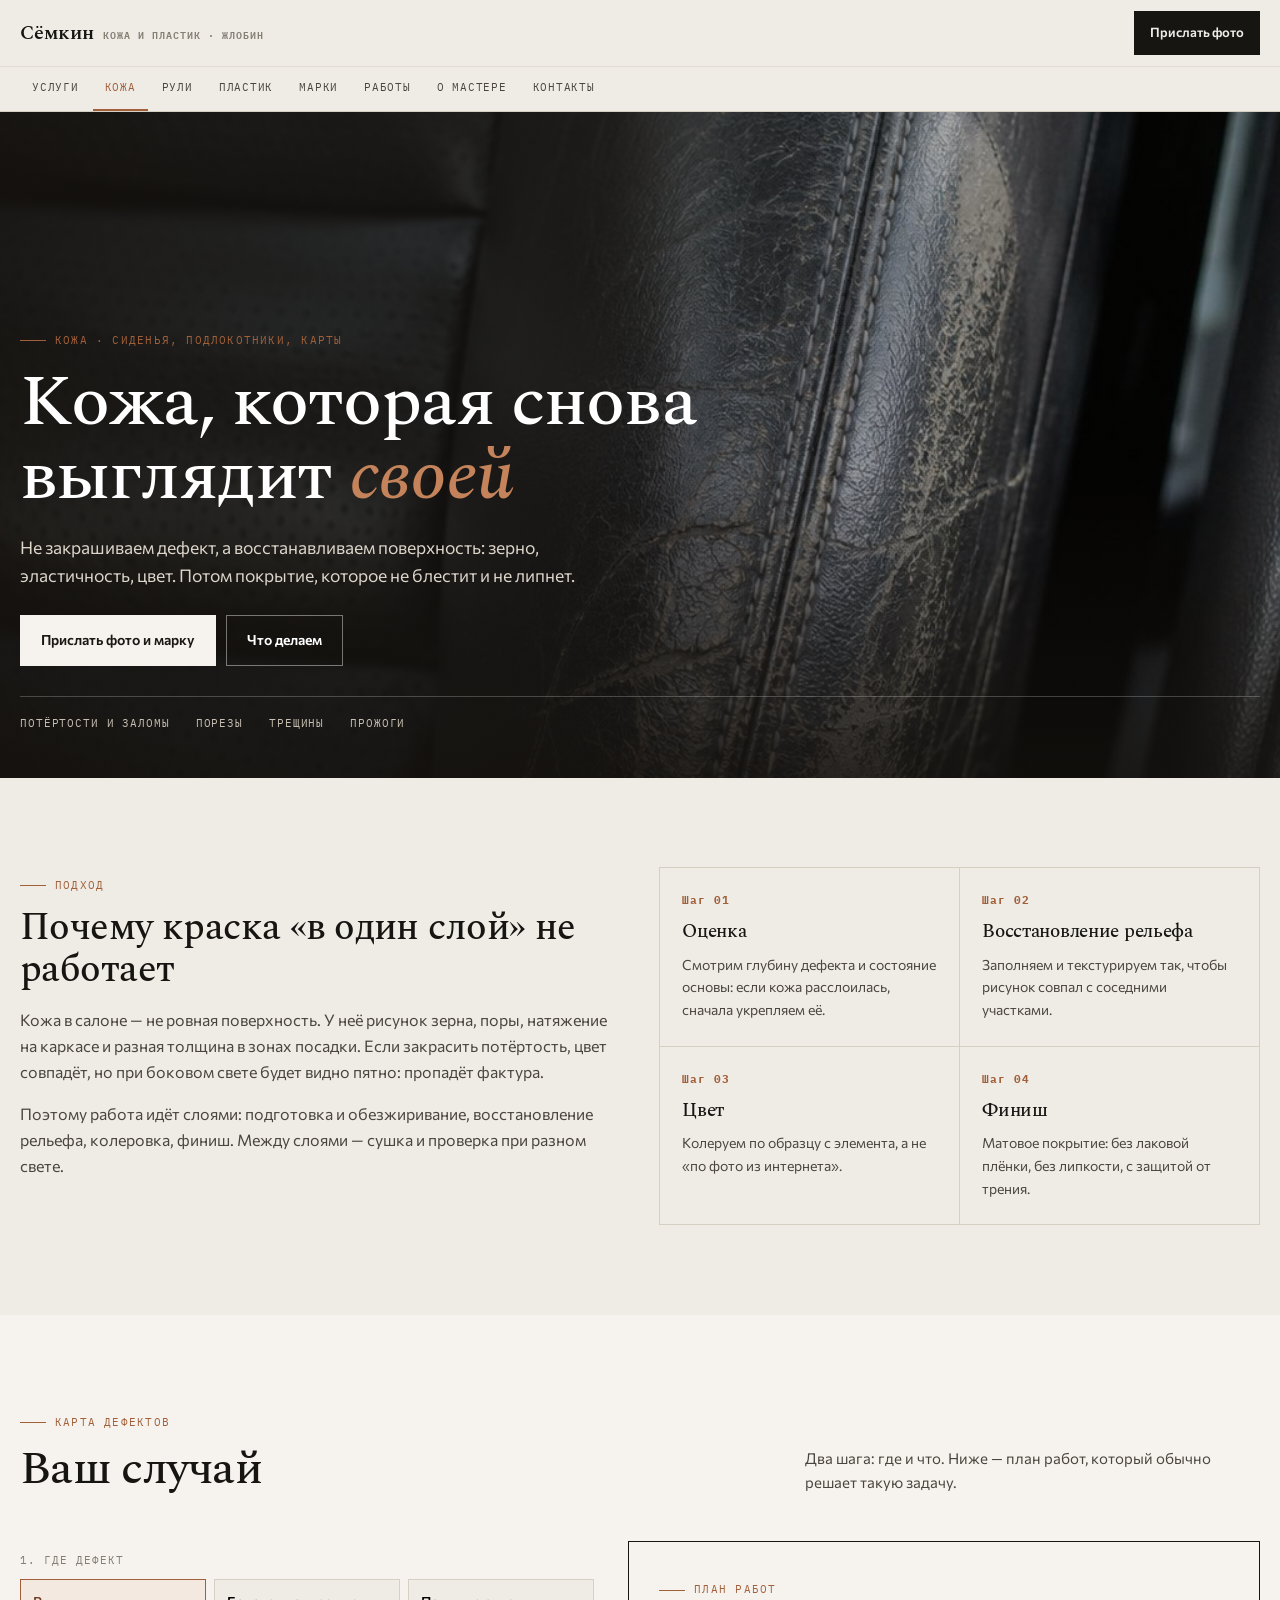
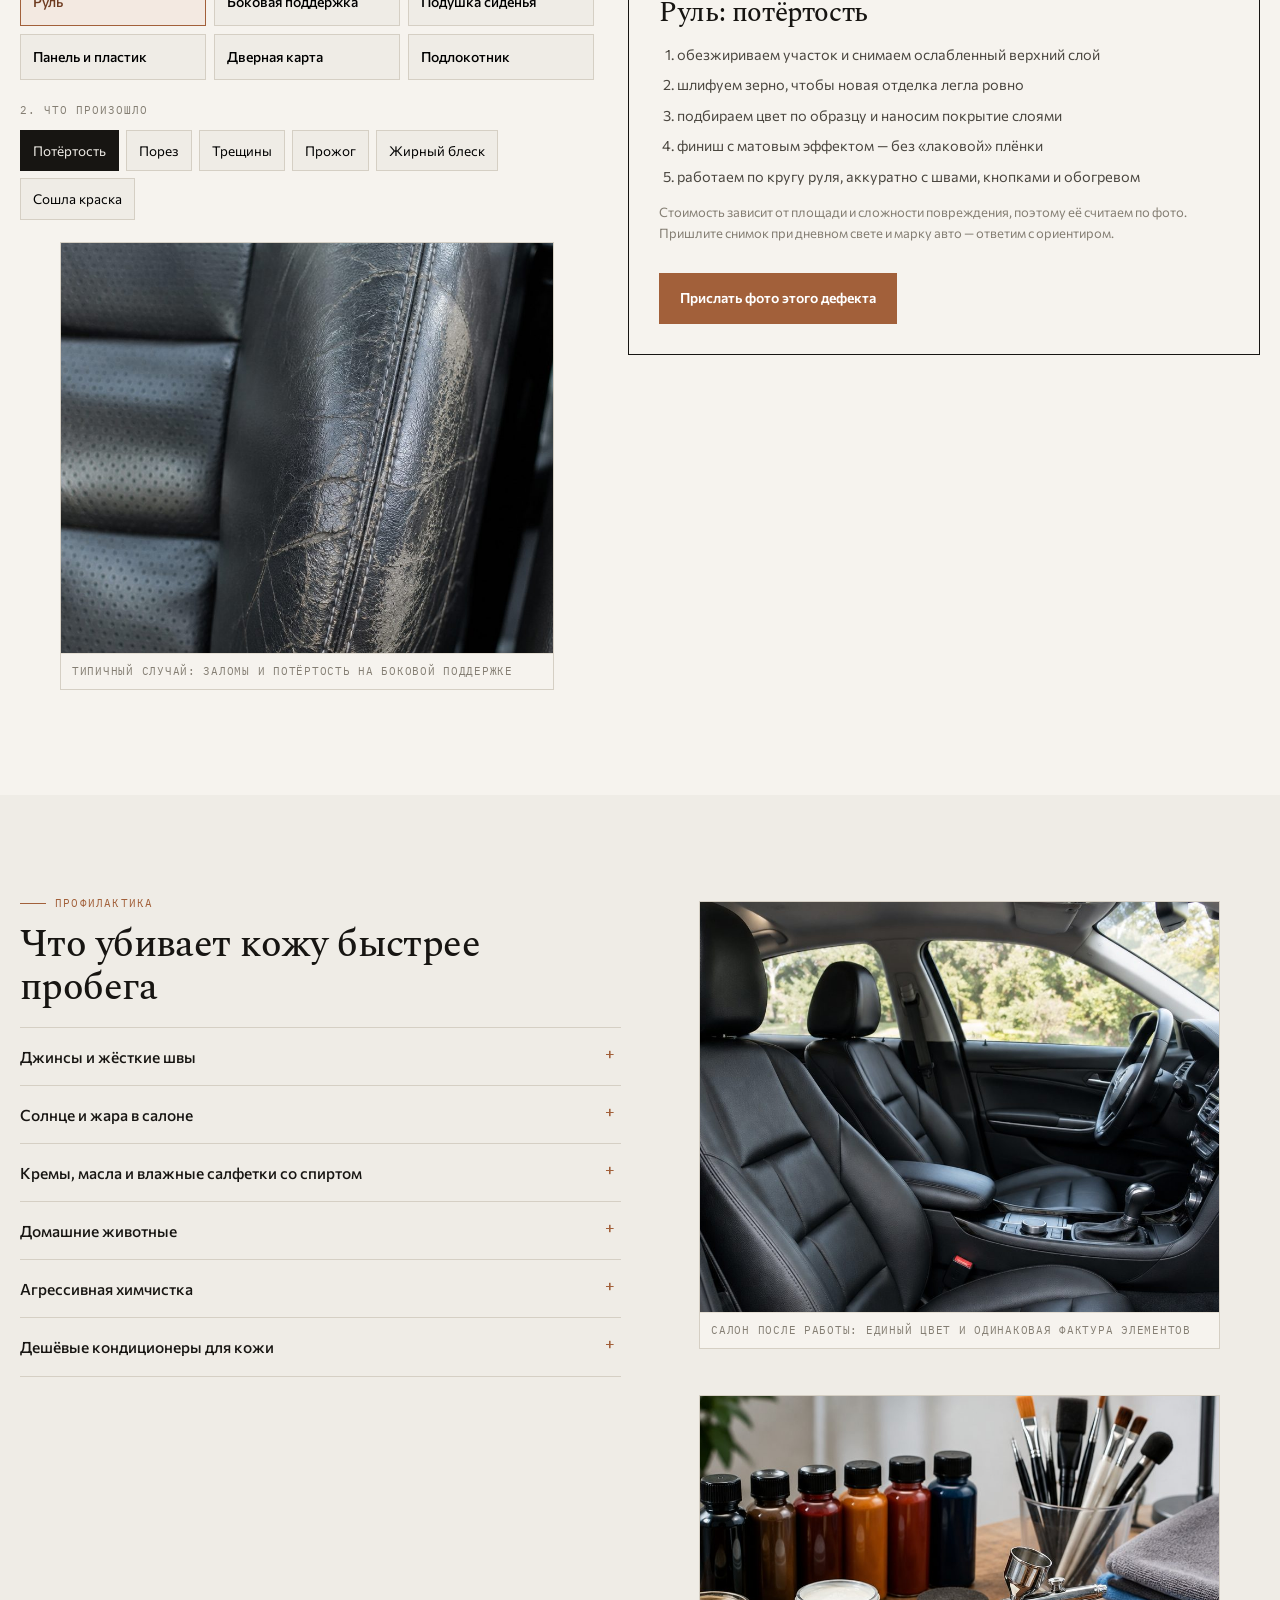
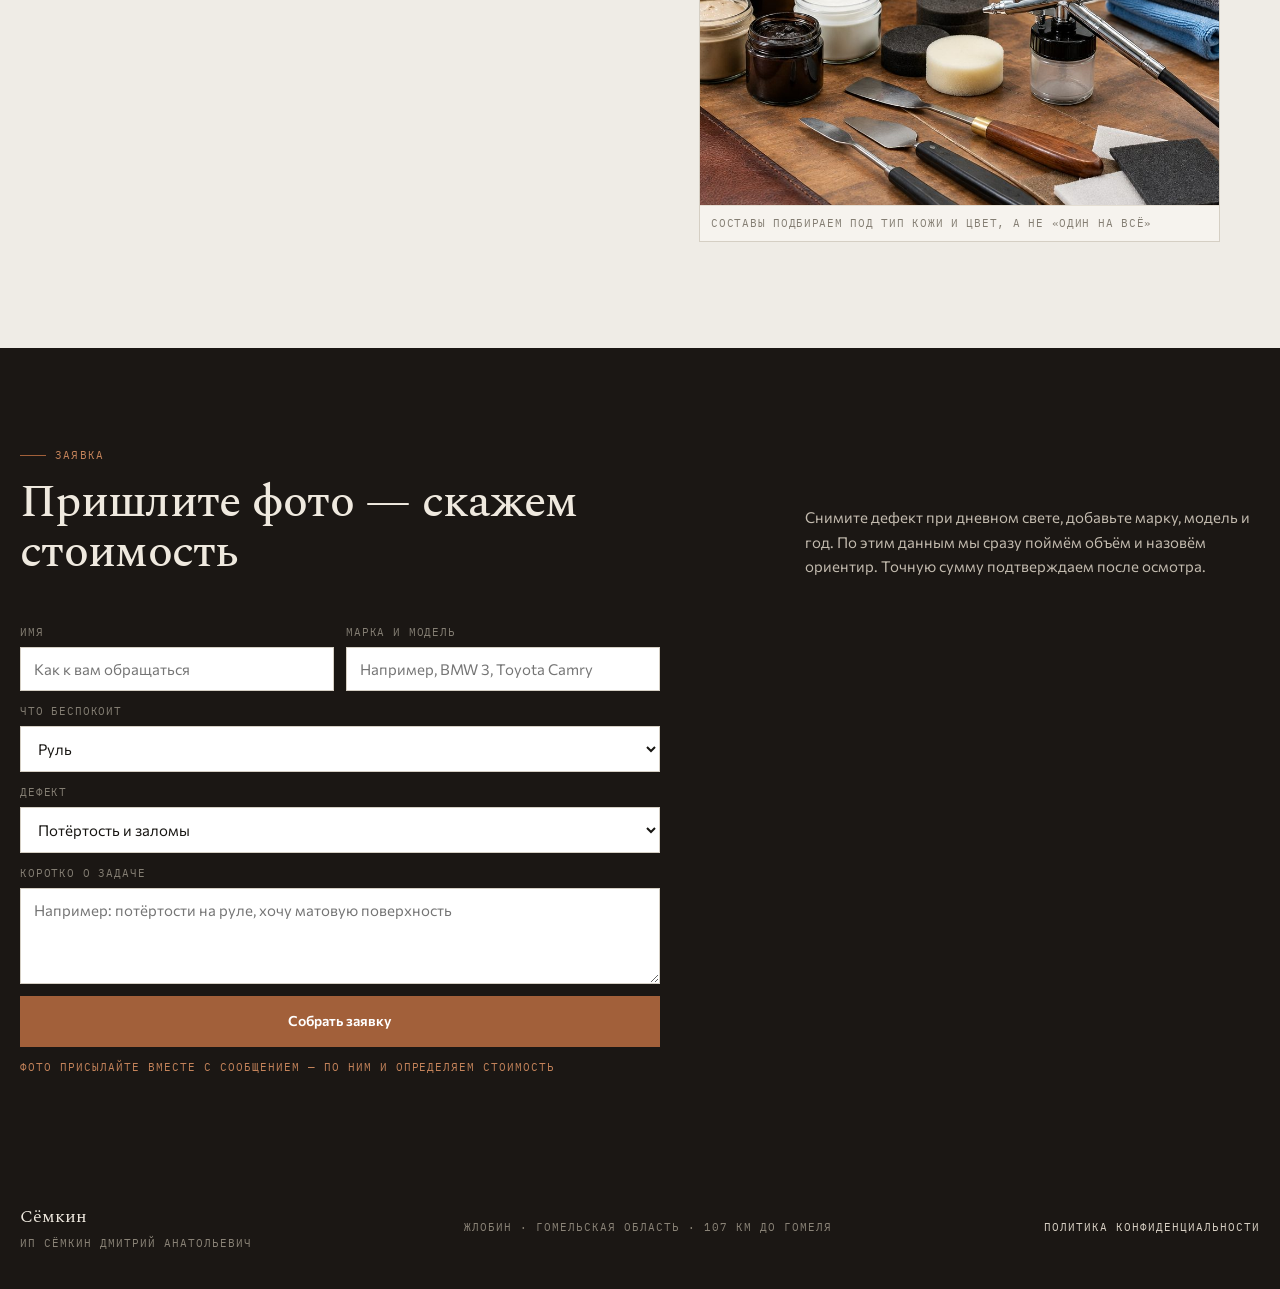
<file: kozha.html>
<!doctype html><html lang="ru"><head>
<meta charset="utf-8"><meta name="viewport" content="width=device-width,initial-scale=1">
<title>Реставрация кожи салона в Жлобине — потёртости, порезы, трещины | Сёмкин</title><meta name="description" content="Реставрация автомобильной кожи в Жлобине: устраняем потёртости, порезы, трещины и прожоги, восстанавливаем зерно и цвет без эффекта перекраса. ИП Сёмкин Д. А.">
<meta property="og:title" content="Реставрация кожи салона в Жлобине — потёртости, порезы, трещины | Сёмкин"><meta property="og:description" content="Реставрация автомобильной кожи в Жлобине: устраняем потёртости, порезы, трещины и прожоги, восстанавливаем зерно и цвет без эффекта перекраса. ИП Сёмкин Д. А.">
<meta property="og:type" content="website"><meta property="og:locale" content="ru_BY">
<link rel="icon" href="assets/img/favicon.svg" type="image/svg+xml">
<link rel="preconnect" href="https://fonts.googleapis.com"><link rel="preconnect" href="https://fonts.gstatic.com" crossorigin>
<link href="https://fonts.googleapis.com/css2?family=Spectral:ital,wght@0,400;0,500;0,600;1,400&family=Commissioner:wght@400;500;600&family=IBM+Plex+Mono:wght@400;500&display=swap" rel="stylesheet">
<style>:root{--paper:#EFECE6;--paper2:#F6F3EE;--ink:#171512;--ink2:#4A463F;--ink3:#847E73;
--deep:#1B1714;--line:#D5CFC4;--line2:#E4DED3;--lea:#A2603A;--lea2:#C4835A;--cool:#4F5F55;
--fd:'Spectral',Georgia,serif;--ft:'Commissioner',system-ui,sans-serif;--fm:'IBM Plex Mono',monospace}
*{box-sizing:border-box}html{-webkit-text-size-adjust:100%}body{margin:0;background:var(--paper);color:var(--ink);
font:16px/1.62 var(--ft);overflow-x:hidden}body.is-locked{overflow:hidden}
a{color:inherit;text-decoration:none}img{max-width:100%;display:block}button{font:inherit;cursor:pointer}
[hidden]{display:none!important}.mono{font-family:var(--fm);font-size:11px;letter-spacing:.09em;text-transform:uppercase;color:var(--ink3)}
.wrap{width:min(1240px,calc(100% - 36px));margin:0 auto}
.top{position:sticky;top:0;z-index:30;background:rgba(239,236,230,.96);backdrop-filter:blur(12px);border-bottom:1px solid var(--line)}
.top__row{display:flex;align-items:center;gap:12px;min-height:66px;min-width:0;flex-wrap:nowrap}
.brand{min-width:0;overflow:hidden;white-space:nowrap}
.brand{font:600 20px/1 var(--fd);letter-spacing:-.01em;display:flex;align-items:baseline;gap:9px;flex:none}
.brand b{font-weight:600}.brand span{font-family:var(--fm);font-size:10px;letter-spacing:.1em;color:var(--ink3);text-transform:uppercase}
.top__sp{flex:1;min-width:6px}
.brand{min-width:0;overflow:hidden;white-space:nowrap}
@media (max-width:560px){.brand span{display:none}.brand{font-size:19px}}
@media (max-width:380px){.brand{font-size:17px}}

.btn{display:inline-flex;align-items:center;justify-content:center;gap:9px;background:var(--ink);color:var(--paper);
border:1px solid var(--ink);padding:13px 20px;font-size:14px;font-weight:600;transition:transform .2s,background .2s}
.btn:hover{transform:translateY(-1px)}.btn--alt{background:transparent;color:var(--ink)}.btn--lea{background:var(--lea);border-color:var(--lea);color:#fff}
.btn--sm{padding:10px 15px;font-size:13px}
.burger{display:none;width:44px;height:40px;border:1px solid var(--line);background:transparent;align-items:center;justify-content:center;flex:none}
.burger span{display:block;width:18px;height:1.5px;background:var(--ink);position:relative}
.burger span::before,.burger span::after{content:"";position:absolute;left:0;width:18px;height:1.5px;background:var(--ink)}
.burger span::before{top:-6px}.burger span::after{top:6px}
.navbar{border-top:1px solid var(--line2);position:relative}
.navbar__in{display:flex;gap:2px;overflow-x:auto;scrollbar-width:none;-ms-overflow-style:none}
.navbar__in::-webkit-scrollbar{display:none;height:0}
.navbar a{flex:none;font-family:var(--fm);font-size:11px;letter-spacing:.07em;text-transform:uppercase;color:var(--ink2);
padding:12px 12px;border-bottom:2px solid transparent;white-space:nowrap}
.navbar a:hover{color:var(--ink);border-color:var(--lea)}
.navbar a[aria-current="page"]{color:var(--lea);border-color:var(--lea)}
@media (min-width:820px){.navbar::after{display:none}}
.navbar::after{content:"";position:absolute;right:0;top:0;bottom:0;width:32px;pointer-events:none;
background:linear-gradient(90deg,rgba(239,236,230,0),rgba(239,236,230,.97))}
.drawer{position:fixed;inset:0;z-index:80;display:none;background:rgba(23,21,18,.55);backdrop-filter:blur(4px)}
.drawer.is-open{display:block}
.drawer__inner{position:absolute;right:0;top:0;bottom:0;width:min(340px,90vw);background:var(--paper);
padding:18px;display:flex;flex-direction:column;gap:4px;overflow-y:auto}
.drawer__close{align-self:flex-end;width:42px;height:42px;border:1px solid var(--line);background:transparent;font-size:20px;line-height:1}
.drawer a.dl{padding:13px 4px;border-bottom:1px solid var(--line2);font-weight:500}
.fbar{display:none;position:fixed;left:0;right:0;bottom:0;z-index:60;background:rgba(239,236,230,.97);
border-top:1px solid var(--line);padding:8px 10px;gap:8px;backdrop-filter:blur(10px)}
.fbar a{flex:1;text-align:center;padding:12px 6px;font-size:13px;font-weight:600;border:1px solid var(--ink)}
.fbar a:first-child{background:var(--ink);color:var(--paper)}
@media (max-width:859px){.fbar{display:flex}body{padding-bottom:64px}.burger{display:inline-flex}.top .btn--head{display:none}}
h1,h2,h3{font-family:var(--fd);font-weight:500;letter-spacing:-.015em;line-height:1.1;margin:0}
.eyebrow{display:inline-flex;align-items:center;gap:9px;font-family:var(--fm);font-size:11px;letter-spacing:.11em;text-transform:uppercase;color:var(--lea)}
.eyebrow::before{content:"";width:26px;height:1px;background:var(--lea)}
</style>
<link rel="stylesheet" href="assets/css/site.v1.css">
</head><body>
<header class="top">
  <div class="wrap top__row">
    <a class="brand" href="index.html"><b>Сёмкин</b><span>кожа и пластик · Жлобин</span></a>
    <span class="top__sp"></span>
    <a class="btn btn--sm btn--head" href="kontakty.html#zayavka">Прислать фото</a>
    <button class="burger" id="burger" aria-label="Открыть меню" aria-expanded="false" aria-controls="drawer"><span></span></button>
  </div>
  <nav class="navbar" aria-label="Страницы сайта"><div class="wrap navbar__in"><a href="uslugi.html">Услуги</a><a href="kozha.html" aria-current="page">Кожа</a><a href="ruli.html">Рули</a><a href="plastik.html">Пластик</a><a href="marki.html">Марки</a><a href="raboty.html">Работы</a><a href="o-mastere.html">О мастере</a><a href="kontakty.html">Контакты</a></div></nav>
</header>
<div class="drawer" id="drawer" hidden>
  <div class="drawer__inner" role="dialog" aria-modal="true" aria-label="Меню">
    <button class="drawer__close" id="drawerClose" aria-label="Закрыть меню">×</button>
    <a class="dl" href="uslugi.html">Услуги</a><a class="dl" href="kozha.html">Кожа</a><a class="dl" href="ruli.html">Рули</a><a class="dl" href="plastik.html">Пластик</a><a class="dl" href="marki.html">Марки</a><a class="dl" href="raboty.html">Работы</a><a class="dl" href="o-mastere.html">О мастере</a><a class="dl" href="kontakty.html">Контакты</a>
    <a class="dl" href="kontakty.html#zayavka">Прислать фото</a>
  </div>
</div>
<section class="hero">
<img class="hero__bg" src="assets/img/worn.jpg" alt="Потёртая кожа автомобильного сиденья" fetchpriority="high">
<div class="hero__scrim"></div>
<div class="hero__in"><span class="eyebrow">Кожа · сиденья, подлокотники, карты</span><h1>Кожа, которая снова выглядит <em>своей</em></h1>
<p class="lead">Не закрашиваем дефект, а восстанавливаем поверхность: зерно, эластичность, цвет. Потом покрытие, которое не блестит и не липнет.</p>
<div class="hero__cta"><a class="btn" href="kontakty.html#zayavka">Прислать фото и марку</a><a class="btn btn--ghost" href="uslugi.html">Что делаем</a></div>
<div class="hero__facts"><span>Потёртости и заломы</span><span>Порезы</span><span>Трещины</span><span>Прожоги</span></div></div></section>
<main>
<section class="sec"><div class="wrap grid2">
  <div><span class="eyebrow">Подход</span><h2 style="font-size:clamp(1.7rem,3vw,2.5rem);margin:12px 0 16px">Почему краска «в один слой» не работает</h2>
  <p style="color:var(--ink2)">Кожа в салоне — не ровная поверхность. У неё рисунок зерна, поры, натяжение на каркасе и разная толщина в зонах посадки. Если закрасить потёртость, цвет совпадёт, но при боковом свете будет видно пятно: пропадёт фактура.</p>
  <p style="color:var(--ink2)">Поэтому работа идёт слоями: подготовка и обезжиривание, восстановление рельефа, колеровка, финиш. Между слоями — сушка и проверка при разном свете.</p></div>
  <div class="cards">
    <div class="card"><b>Шаг 01</b><h3>Оценка</h3><p>Смотрим глубину дефекта и состояние основы: если кожа расслоилась, сначала укрепляем её.</p></div>
    <div class="card"><b>Шаг 02</b><h3>Восстановление рельефа</h3><p>Заполняем и текстурируем так, чтобы рисунок совпал с соседними участками.</p></div>
    <div class="card"><b>Шаг 03</b><h3>Цвет</h3><p>Колеруем по образцу с элемента, а не «по фото из интернета».</p></div>
    <div class="card"><b>Шаг 04</b><h3>Финиш</h3><p>Матовое покрытие: без лаковой плёнки, без липкости, с защитой от трения.</p></div>
  </div>
</div></section>

<section class="sec sec--paper2"><div class="wrap">
  <div class="shead"><div><span class="eyebrow">Карта дефектов</span><h2>Ваш случай</h2></div><p>Два шага: где и что. Ниже — план работ, который обычно решает такую задачу.</p></div>
  <div class="map">
  <div>
    <p class="mono" style="margin-bottom:10px">1. Где дефект</p>
    <div class="zones"><button type="button" data-z="rul" aria-pressed="true">Руль</button><button type="button" data-z="bolster" aria-pressed="false">Боковая поддержка</button><button type="button" data-z="seat" aria-pressed="false">Подушка сиденья</button><button type="button" data-z="panel" aria-pressed="false">Панель и пластик</button><button type="button" data-z="door" aria-pressed="false">Дверная карта</button><button type="button" data-z="armrest" aria-pressed="false">Подлокотник</button></div>
    <p class="mono" style="margin:22px 0 10px">2. Что произошло</p>
    <div class="chips"><button type="button" data-d2="potertost" aria-pressed="true">Потёртость</button><button type="button" data-d2="porez" aria-pressed="false">Порез</button><button type="button" data-d2="treshiny" aria-pressed="false">Трещины</button><button type="button" data-d2="prozhog" aria-pressed="false">Прожог</button><button type="button" data-d2="blesk" aria-pressed="false">Жирный блеск</button><button type="button" data-d2="kraska" aria-pressed="false">Сошла краска</button></div>
    <figure class="photo" style="margin-top:22px"><img src="assets/img/worn.jpg" alt="Потёртая кожа боковой поддержки сиденья крупным планом"><figcaption>Типичный случай: заломы и потёртость на боковой поддержке</figcaption></figure>
  </div>
  <div class="panel">
    <span class="eyebrow">План работ</span>
    <h3 id="p-title">Руль: потёртость</h3>
    <ol id="p-list"></ol>
    <p class="note" id="p-note"></p>
    <a class="btn btn--lea" style="margin-top:16px" href="kontakty.html#zayavka">Прислать фото этого дефекта</a>
  </div>
</div>
</div></section>

<section class="sec"><div class="wrap grid2">
  <div><span class="eyebrow">Профилактика</span><h2 style="font-size:clamp(1.7rem,3vw,2.5rem);margin:12px 0 18px">Что убивает кожу быстрее пробега</h2>
  <div class="acc"><details><summary>Джинсы и жёсткие швы</summary><p>Задний карман с заклёпками и грубый шов работают как наждак по боковой поддержке. Именно там появляются первые заломы и потёртости.</p></details><details><summary>Солнце и жара в салоне</summary><p>Ультрафиолет сушит верхний слой, кожа теряет эластичность и начинает трескаться по сгибам. Летом помогает защита от прямого солнца.</p></details><details><summary>Кремы, масла и влажные салфетки со спиртом</summary><p>Жиры и спирт разрушают защитное покрытие. После них поверхность сначала блестит, а потом стирается.</p></details><details><summary>Домашние животные</summary><p>Когти оставляют микропорезы, которые со временем превращаются в трещины.</p></details><details><summary>Агрессивная химчистка</summary><p>Щёлочь и жёсткие щётки снимают краску вместе с грязью. Потом «салон стал светлее» — это снятое покрытие.</p></details><details><summary>Дешёвые кондиционеры для кожи</summary><p>Дают силиконовую плёнку, которая собирает пыль и мешает дышать материалу.</p></details></div></div>
  <div style="display:grid;gap:14px"><figure class="photo"><img src="assets/img/cabin.jpg" alt="Салон автомобиля с восстановленными кожаными сиденьями"><figcaption>Салон после работы: единый цвет и одинаковая фактура элементов</figcaption></figure><figure class="photo"><img src="assets/img/tools.jpg" alt="Инструменты и составы для реставрации кожи"><figcaption>Составы подбираем под тип кожи и цвет, а не «один на всё»</figcaption></figure></div>
</div></section>
<section class="sec sec--deep"><div class="wrap">
<div class="shead"><div><span class="eyebrow">Заявка</span><h2>Пришлите фото — скажем стоимость</h2></div>
<p>Снимите дефект при дневном свете, добавьте марку, модель и год. По этим данным мы сразу поймём объём и назовём ориентир. Точную сумму подтверждаем после осмотра.</p></div>
<div style="max-width:640px"><form class="form" id="leadForm" novalidate>
  <div class="row2">
    <label>Имя<input type="text" name="name" placeholder="Как к вам обращаться" autocomplete="name"></label>
    <label>Марка и модель<input type="text" name="car" placeholder="Например, BMW 3, Toyota Camry"></label>
  </div>
  <label>Что беспокоит
    <select name="zone"><option>Руль</option><option>Боковая поддержка сиденья</option><option>Подушка сиденья</option><option>Панель и пластик</option><option>Дверная карта</option><option>Подлокотник</option><option>Несколько элементов</option></select>
  </label>
  <label>Дефект
    <select name="defect"><option>Потёртость и заломы</option><option>Порез</option><option>Трещины</option><option>Прожог</option><option>Жирный блеск</option><option>Сошла краска</option></select>
  </label>
  <label>Коротко о задаче<textarea name="note" placeholder="Например: потёртости на руле, хочу матовую поверхность"></textarea></label>
  <button class="btn btn--lea" type="submit">Собрать заявку</button>
  <p class="mono" style="margin:0">Фото присылайте вместе с сообщением — по ним и определяем стоимость</p>
  <div class="out" id="out" hidden></div>
</form></div>
</div></section>
</main>
<footer><div class="wrap foot">
  <div><div style="font-family:var(--fd);font-size:18px;color:#EFE9DF;margin-bottom:4px">Сёмкин</div>
  <div class="mono">ИП Сёмкин Дмитрий Анатольевич</div></div>
  <div class="mono">Жлобин · Гомельская область · 107 км до Гомеля</div>
  <div class="mono"><a href="politika.html">Политика конфиденциальности</a></div>
</div></footer>
<div class="fbar"><a href="kontakty.html#zayavka">Заявка</a><a href="raboty.html">Работы</a><a href="uslugi.html">Услуги</a></div>
<script src="assets/js/main.v1.js" defer></script>
</body></html>
</file>
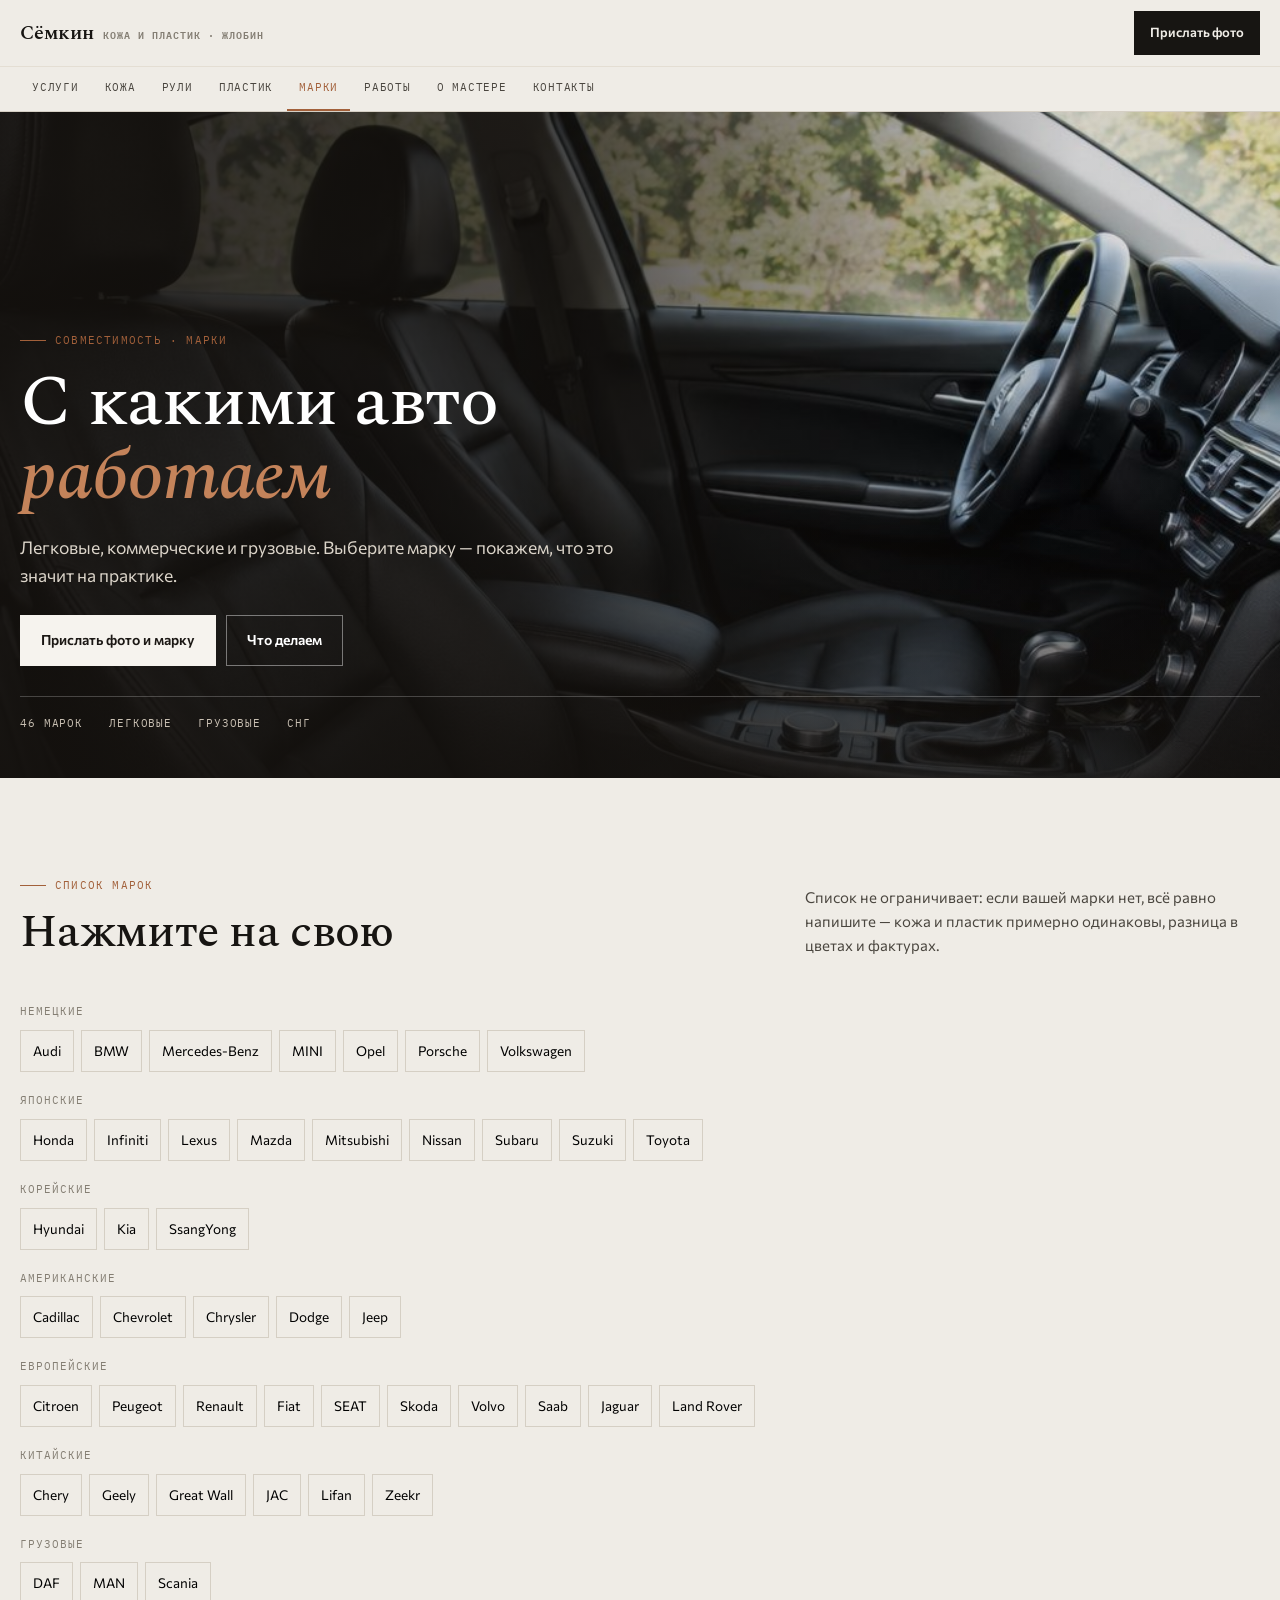
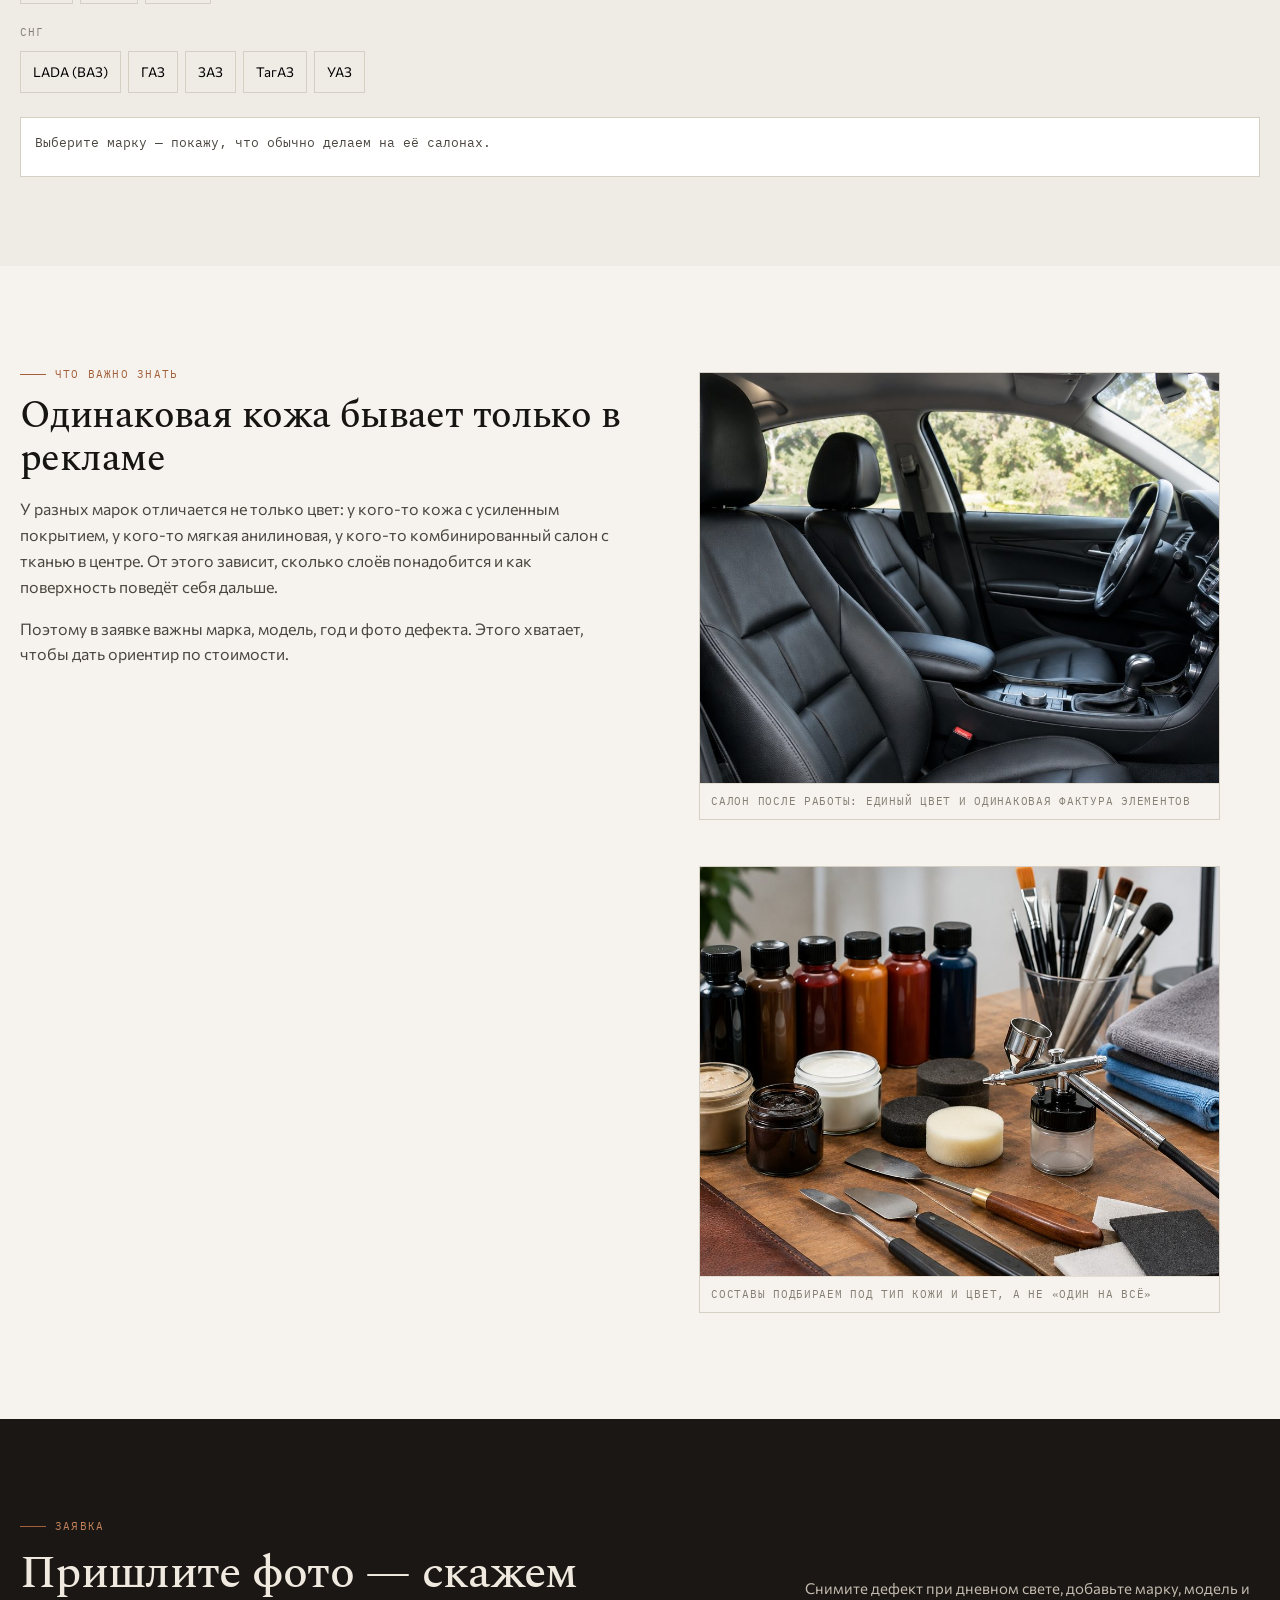
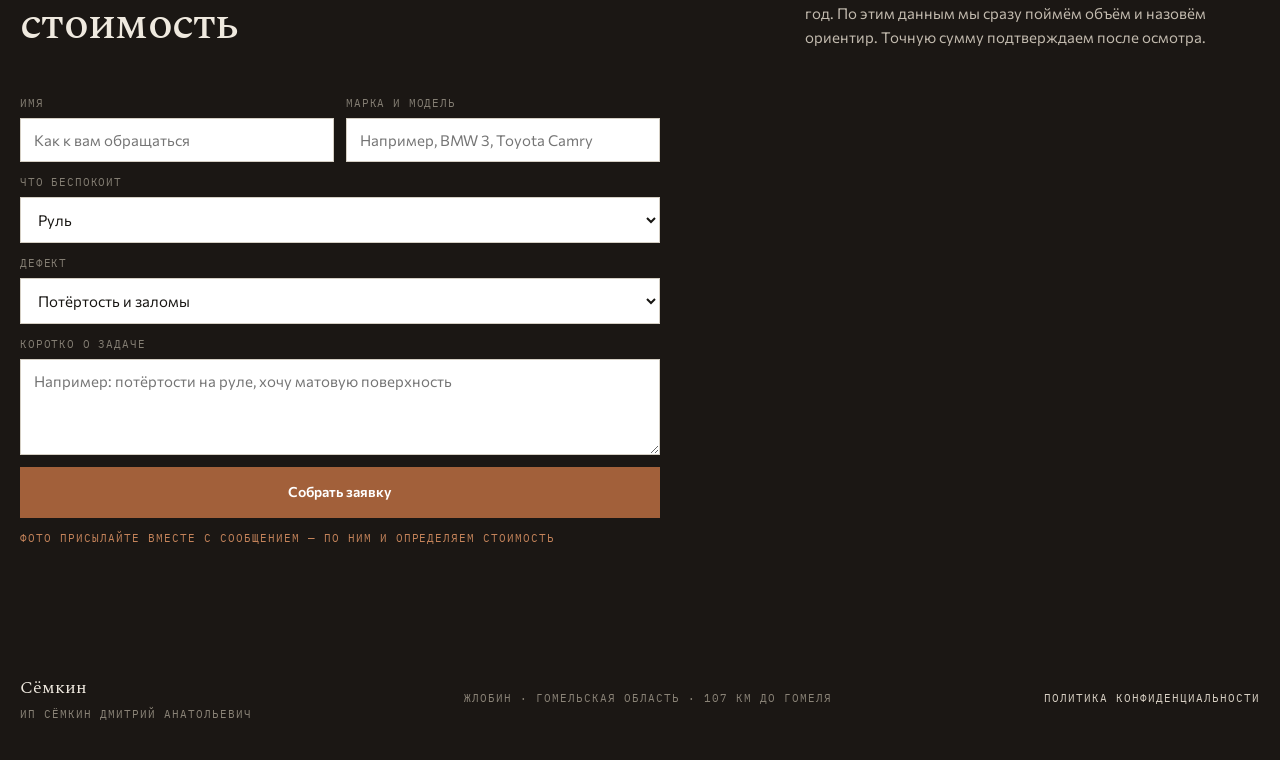
<file: marki.html>
<!doctype html><html lang="ru"><head>
<meta charset="utf-8"><meta name="viewport" content="width=device-width,initial-scale=1">
<title>Марки авто: с какими работаем — реставрация кожи в Жлобине | Сёмкин</title><meta name="description" content="Работаем с легковыми, коммерческими и грузовыми авто: Audi, BMW, Toyota, Hyundai, Kia, LADA, DAF, MAN, Scania и другие. Реставрация кожи и пластика в Жлобине.">
<meta property="og:title" content="Марки авто: с какими работаем — реставрация кожи в Жлобине | Сёмкин"><meta property="og:description" content="Работаем с легковыми, коммерческими и грузовыми авто: Audi, BMW, Toyota, Hyundai, Kia, LADA, DAF, MAN, Scania и другие. Реставрация кожи и пластика в Жлобине.">
<meta property="og:type" content="website"><meta property="og:locale" content="ru_BY">
<link rel="icon" href="assets/img/favicon.svg" type="image/svg+xml">
<link rel="preconnect" href="https://fonts.googleapis.com"><link rel="preconnect" href="https://fonts.gstatic.com" crossorigin>
<link href="https://fonts.googleapis.com/css2?family=Spectral:ital,wght@0,400;0,500;0,600;1,400&family=Commissioner:wght@400;500;600&family=IBM+Plex+Mono:wght@400;500&display=swap" rel="stylesheet">
<style>:root{--paper:#EFECE6;--paper2:#F6F3EE;--ink:#171512;--ink2:#4A463F;--ink3:#847E73;
--deep:#1B1714;--line:#D5CFC4;--line2:#E4DED3;--lea:#A2603A;--lea2:#C4835A;--cool:#4F5F55;
--fd:'Spectral',Georgia,serif;--ft:'Commissioner',system-ui,sans-serif;--fm:'IBM Plex Mono',monospace}
*{box-sizing:border-box}html{-webkit-text-size-adjust:100%}body{margin:0;background:var(--paper);color:var(--ink);
font:16px/1.62 var(--ft);overflow-x:hidden}body.is-locked{overflow:hidden}
a{color:inherit;text-decoration:none}img{max-width:100%;display:block}button{font:inherit;cursor:pointer}
[hidden]{display:none!important}.mono{font-family:var(--fm);font-size:11px;letter-spacing:.09em;text-transform:uppercase;color:var(--ink3)}
.wrap{width:min(1240px,calc(100% - 36px));margin:0 auto}
.top{position:sticky;top:0;z-index:30;background:rgba(239,236,230,.96);backdrop-filter:blur(12px);border-bottom:1px solid var(--line)}
.top__row{display:flex;align-items:center;gap:12px;min-height:66px;min-width:0;flex-wrap:nowrap}
.brand{min-width:0;overflow:hidden;white-space:nowrap}
.brand{font:600 20px/1 var(--fd);letter-spacing:-.01em;display:flex;align-items:baseline;gap:9px;flex:none}
.brand b{font-weight:600}.brand span{font-family:var(--fm);font-size:10px;letter-spacing:.1em;color:var(--ink3);text-transform:uppercase}
.top__sp{flex:1;min-width:6px}
.brand{min-width:0;overflow:hidden;white-space:nowrap}
@media (max-width:560px){.brand span{display:none}.brand{font-size:19px}}
@media (max-width:380px){.brand{font-size:17px}}

.btn{display:inline-flex;align-items:center;justify-content:center;gap:9px;background:var(--ink);color:var(--paper);
border:1px solid var(--ink);padding:13px 20px;font-size:14px;font-weight:600;transition:transform .2s,background .2s}
.btn:hover{transform:translateY(-1px)}.btn--alt{background:transparent;color:var(--ink)}.btn--lea{background:var(--lea);border-color:var(--lea);color:#fff}
.btn--sm{padding:10px 15px;font-size:13px}
.burger{display:none;width:44px;height:40px;border:1px solid var(--line);background:transparent;align-items:center;justify-content:center;flex:none}
.burger span{display:block;width:18px;height:1.5px;background:var(--ink);position:relative}
.burger span::before,.burger span::after{content:"";position:absolute;left:0;width:18px;height:1.5px;background:var(--ink)}
.burger span::before{top:-6px}.burger span::after{top:6px}
.navbar{border-top:1px solid var(--line2);position:relative}
.navbar__in{display:flex;gap:2px;overflow-x:auto;scrollbar-width:none;-ms-overflow-style:none}
.navbar__in::-webkit-scrollbar{display:none;height:0}
.navbar a{flex:none;font-family:var(--fm);font-size:11px;letter-spacing:.07em;text-transform:uppercase;color:var(--ink2);
padding:12px 12px;border-bottom:2px solid transparent;white-space:nowrap}
.navbar a:hover{color:var(--ink);border-color:var(--lea)}
.navbar a[aria-current="page"]{color:var(--lea);border-color:var(--lea)}
@media (min-width:820px){.navbar::after{display:none}}
.navbar::after{content:"";position:absolute;right:0;top:0;bottom:0;width:32px;pointer-events:none;
background:linear-gradient(90deg,rgba(239,236,230,0),rgba(239,236,230,.97))}
.drawer{position:fixed;inset:0;z-index:80;display:none;background:rgba(23,21,18,.55);backdrop-filter:blur(4px)}
.drawer.is-open{display:block}
.drawer__inner{position:absolute;right:0;top:0;bottom:0;width:min(340px,90vw);background:var(--paper);
padding:18px;display:flex;flex-direction:column;gap:4px;overflow-y:auto}
.drawer__close{align-self:flex-end;width:42px;height:42px;border:1px solid var(--line);background:transparent;font-size:20px;line-height:1}
.drawer a.dl{padding:13px 4px;border-bottom:1px solid var(--line2);font-weight:500}
.fbar{display:none;position:fixed;left:0;right:0;bottom:0;z-index:60;background:rgba(239,236,230,.97);
border-top:1px solid var(--line);padding:8px 10px;gap:8px;backdrop-filter:blur(10px)}
.fbar a{flex:1;text-align:center;padding:12px 6px;font-size:13px;font-weight:600;border:1px solid var(--ink)}
.fbar a:first-child{background:var(--ink);color:var(--paper)}
@media (max-width:859px){.fbar{display:flex}body{padding-bottom:64px}.burger{display:inline-flex}.top .btn--head{display:none}}
h1,h2,h3{font-family:var(--fd);font-weight:500;letter-spacing:-.015em;line-height:1.1;margin:0}
.eyebrow{display:inline-flex;align-items:center;gap:9px;font-family:var(--fm);font-size:11px;letter-spacing:.11em;text-transform:uppercase;color:var(--lea)}
.eyebrow::before{content:"";width:26px;height:1px;background:var(--lea)}
</style>
<link rel="stylesheet" href="assets/css/site.v1.css">
</head><body>
<header class="top">
  <div class="wrap top__row">
    <a class="brand" href="index.html"><b>Сёмкин</b><span>кожа и пластик · Жлобин</span></a>
    <span class="top__sp"></span>
    <a class="btn btn--sm btn--head" href="kontakty.html#zayavka">Прислать фото</a>
    <button class="burger" id="burger" aria-label="Открыть меню" aria-expanded="false" aria-controls="drawer"><span></span></button>
  </div>
  <nav class="navbar" aria-label="Страницы сайта"><div class="wrap navbar__in"><a href="uslugi.html">Услуги</a><a href="kozha.html">Кожа</a><a href="ruli.html">Рули</a><a href="plastik.html">Пластик</a><a href="marki.html" aria-current="page">Марки</a><a href="raboty.html">Работы</a><a href="o-mastere.html">О мастере</a><a href="kontakty.html">Контакты</a></div></nav>
</header>
<div class="drawer" id="drawer" hidden>
  <div class="drawer__inner" role="dialog" aria-modal="true" aria-label="Меню">
    <button class="drawer__close" id="drawerClose" aria-label="Закрыть меню">×</button>
    <a class="dl" href="uslugi.html">Услуги</a><a class="dl" href="kozha.html">Кожа</a><a class="dl" href="ruli.html">Рули</a><a class="dl" href="plastik.html">Пластик</a><a class="dl" href="marki.html">Марки</a><a class="dl" href="raboty.html">Работы</a><a class="dl" href="o-mastere.html">О мастере</a><a class="dl" href="kontakty.html">Контакты</a>
    <a class="dl" href="kontakty.html#zayavka">Прислать фото</a>
  </div>
</div>
<section class="hero">
<img class="hero__bg" src="assets/img/cabin.jpg" alt="Салон автомобиля с восстановленной кожаной отделкой" fetchpriority="high">
<div class="hero__scrim"></div>
<div class="hero__in"><span class="eyebrow">Совместимость · марки</span><h1>С какими авто <em>работаем</em></h1>
<p class="lead">Легковые, коммерческие и грузовые. Выберите марку — покажем, что это значит на практике.</p>
<div class="hero__cta"><a class="btn" href="kontakty.html#zayavka">Прислать фото и марку</a><a class="btn btn--ghost" href="uslugi.html">Что делаем</a></div>
<div class="hero__facts"><span>46 марок</span><span>Легковые</span><span>Грузовые</span><span>СНГ</span></div></div></section>
<main>
<section class="sec"><div class="wrap">
  <div class="shead"><div><span class="eyebrow">Список марок</span><h2>Нажмите на свою</h2></div>
  <p>Список не ограничивает: если вашей марки нет, всё равно напишите — кожа и пластик примерно одинаковы, разница в цветах и фактурах.</p></div>
  <div><p class="mono" style="margin:20px 0 9px">Немецкие</p><div class="chips"><button type="button" data-brand="Audi" data-g="Немецкие" aria-pressed="false">Audi</button><button type="button" data-brand="BMW" data-g="Немецкие" aria-pressed="false">BMW</button><button type="button" data-brand="Mercedes-Benz" data-g="Немецкие" aria-pressed="false">Mercedes-Benz</button><button type="button" data-brand="MINI" data-g="Немецкие" aria-pressed="false">MINI</button><button type="button" data-brand="Opel" data-g="Немецкие" aria-pressed="false">Opel</button><button type="button" data-brand="Porsche" data-g="Немецкие" aria-pressed="false">Porsche</button><button type="button" data-brand="Volkswagen" data-g="Немецкие" aria-pressed="false">Volkswagen</button></div><p class="mono" style="margin:20px 0 9px">Японские</p><div class="chips"><button type="button" data-brand="Honda" data-g="Японские" aria-pressed="false">Honda</button><button type="button" data-brand="Infiniti" data-g="Японские" aria-pressed="false">Infiniti</button><button type="button" data-brand="Lexus" data-g="Японские" aria-pressed="false">Lexus</button><button type="button" data-brand="Mazda" data-g="Японские" aria-pressed="false">Mazda</button><button type="button" data-brand="Mitsubishi" data-g="Японские" aria-pressed="false">Mitsubishi</button><button type="button" data-brand="Nissan" data-g="Японские" aria-pressed="false">Nissan</button><button type="button" data-brand="Subaru" data-g="Японские" aria-pressed="false">Subaru</button><button type="button" data-brand="Suzuki" data-g="Японские" aria-pressed="false">Suzuki</button><button type="button" data-brand="Toyota" data-g="Японские" aria-pressed="false">Toyota</button></div><p class="mono" style="margin:20px 0 9px">Корейские</p><div class="chips"><button type="button" data-brand="Hyundai" data-g="Корейские" aria-pressed="false">Hyundai</button><button type="button" data-brand="Kia" data-g="Корейские" aria-pressed="false">Kia</button><button type="button" data-brand="SsangYong" data-g="Корейские" aria-pressed="false">SsangYong</button></div><p class="mono" style="margin:20px 0 9px">Американские</p><div class="chips"><button type="button" data-brand="Cadillac" data-g="Американские" aria-pressed="false">Cadillac</button><button type="button" data-brand="Chevrolet" data-g="Американские" aria-pressed="false">Chevrolet</button><button type="button" data-brand="Chrysler" data-g="Американские" aria-pressed="false">Chrysler</button><button type="button" data-brand="Dodge" data-g="Американские" aria-pressed="false">Dodge</button><button type="button" data-brand="Jeep" data-g="Американские" aria-pressed="false">Jeep</button></div><p class="mono" style="margin:20px 0 9px">Европейские</p><div class="chips"><button type="button" data-brand="Citroen" data-g="Европейские" aria-pressed="false">Citroen</button><button type="button" data-brand="Peugeot" data-g="Европейские" aria-pressed="false">Peugeot</button><button type="button" data-brand="Renault" data-g="Европейские" aria-pressed="false">Renault</button><button type="button" data-brand="Fiat" data-g="Европейские" aria-pressed="false">Fiat</button><button type="button" data-brand="SEAT" data-g="Европейские" aria-pressed="false">SEAT</button><button type="button" data-brand="Skoda" data-g="Европейские" aria-pressed="false">Skoda</button><button type="button" data-brand="Volvo" data-g="Европейские" aria-pressed="false">Volvo</button><button type="button" data-brand="Saab" data-g="Европейские" aria-pressed="false">Saab</button><button type="button" data-brand="Jaguar" data-g="Европейские" aria-pressed="false">Jaguar</button><button type="button" data-brand="Land Rover" data-g="Европейские" aria-pressed="false">Land Rover</button></div><p class="mono" style="margin:20px 0 9px">Китайские</p><div class="chips"><button type="button" data-brand="Chery" data-g="Китайские" aria-pressed="false">Chery</button><button type="button" data-brand="Geely" data-g="Китайские" aria-pressed="false">Geely</button><button type="button" data-brand="Great Wall" data-g="Китайские" aria-pressed="false">Great Wall</button><button type="button" data-brand="JAC" data-g="Китайские" aria-pressed="false">JAC</button><button type="button" data-brand="Lifan" data-g="Китайские" aria-pressed="false">Lifan</button><button type="button" data-brand="Zeekr" data-g="Китайские" aria-pressed="false">Zeekr</button></div><p class="mono" style="margin:20px 0 9px">Грузовые</p><div class="chips"><button type="button" data-brand="DAF" data-g="Грузовые" aria-pressed="false">DAF</button><button type="button" data-brand="MAN" data-g="Грузовые" aria-pressed="false">MAN</button><button type="button" data-brand="Scania" data-g="Грузовые" aria-pressed="false">Scania</button></div><p class="mono" style="margin:20px 0 9px">СНГ</p><div class="chips"><button type="button" data-brand="LADA (ВАЗ)" data-g="СНГ" aria-pressed="false">LADA (ВАЗ)</button><button type="button" data-brand="ГАЗ" data-g="СНГ" aria-pressed="false">ГАЗ</button><button type="button" data-brand="ЗАЗ" data-g="СНГ" aria-pressed="false">ЗАЗ</button><button type="button" data-brand="ТагАЗ" data-g="СНГ" aria-pressed="false">ТагАЗ</button><button type="button" data-brand="УАЗ" data-g="СНГ" aria-pressed="false">УАЗ</button></div><div class="out" id="b-out" style="margin-top:24px" role="status" aria-live="polite"></div></div>
</div></section>

<section class="sec sec--paper2"><div class="wrap grid2">
  <div><span class="eyebrow">Что важно знать</span><h2 style="font-size:clamp(1.7rem,3vw,2.4rem);margin:12px 0 16px">Одинаковая кожа бывает только в рекламе</h2>
  <p style="color:var(--ink2)">У разных марок отличается не только цвет: у кого-то кожа с усиленным покрытием, у кого-то мягкая анилиновая, у кого-то комбинированный салон с тканью в центре. От этого зависит, сколько слоёв понадобится и как поверхность поведёт себя дальше.</p>
  <p style="color:var(--ink2)">Поэтому в заявке важны марка, модель, год и фото дефекта. Этого хватает, чтобы дать ориентир по стоимости.</p></div>
  <div style="display:grid;gap:14px"><figure class="photo"><img src="assets/img/cabin.jpg" alt="Салон автомобиля с восстановленными кожаными сиденьями"><figcaption>Салон после работы: единый цвет и одинаковая фактура элементов</figcaption></figure><figure class="photo"><img src="assets/img/tools.jpg" alt="Инструменты и составы для реставрации кожи"><figcaption>Составы подбираем под тип кожи и цвет, а не «один на всё»</figcaption></figure></div>
</div></section>
<section class="sec sec--deep"><div class="wrap">
<div class="shead"><div><span class="eyebrow">Заявка</span><h2>Пришлите фото — скажем стоимость</h2></div>
<p>Снимите дефект при дневном свете, добавьте марку, модель и год. По этим данным мы сразу поймём объём и назовём ориентир. Точную сумму подтверждаем после осмотра.</p></div>
<div style="max-width:640px"><form class="form" id="leadForm" novalidate>
  <div class="row2">
    <label>Имя<input type="text" name="name" placeholder="Как к вам обращаться" autocomplete="name"></label>
    <label>Марка и модель<input type="text" name="car" placeholder="Например, BMW 3, Toyota Camry"></label>
  </div>
  <label>Что беспокоит
    <select name="zone"><option>Руль</option><option>Боковая поддержка сиденья</option><option>Подушка сиденья</option><option>Панель и пластик</option><option>Дверная карта</option><option>Подлокотник</option><option>Несколько элементов</option></select>
  </label>
  <label>Дефект
    <select name="defect"><option>Потёртость и заломы</option><option>Порез</option><option>Трещины</option><option>Прожог</option><option>Жирный блеск</option><option>Сошла краска</option></select>
  </label>
  <label>Коротко о задаче<textarea name="note" placeholder="Например: потёртости на руле, хочу матовую поверхность"></textarea></label>
  <button class="btn btn--lea" type="submit">Собрать заявку</button>
  <p class="mono" style="margin:0">Фото присылайте вместе с сообщением — по ним и определяем стоимость</p>
  <div class="out" id="out" hidden></div>
</form></div>
</div></section>
</main>
<footer><div class="wrap foot">
  <div><div style="font-family:var(--fd);font-size:18px;color:#EFE9DF;margin-bottom:4px">Сёмкин</div>
  <div class="mono">ИП Сёмкин Дмитрий Анатольевич</div></div>
  <div class="mono">Жлобин · Гомельская область · 107 км до Гомеля</div>
  <div class="mono"><a href="politika.html">Политика конфиденциальности</a></div>
</div></footer>
<div class="fbar"><a href="kontakty.html#zayavka">Заявка</a><a href="raboty.html">Работы</a><a href="uslugi.html">Услуги</a></div>
<script src="assets/js/main.v1.js" defer></script>
</body></html>
</file>
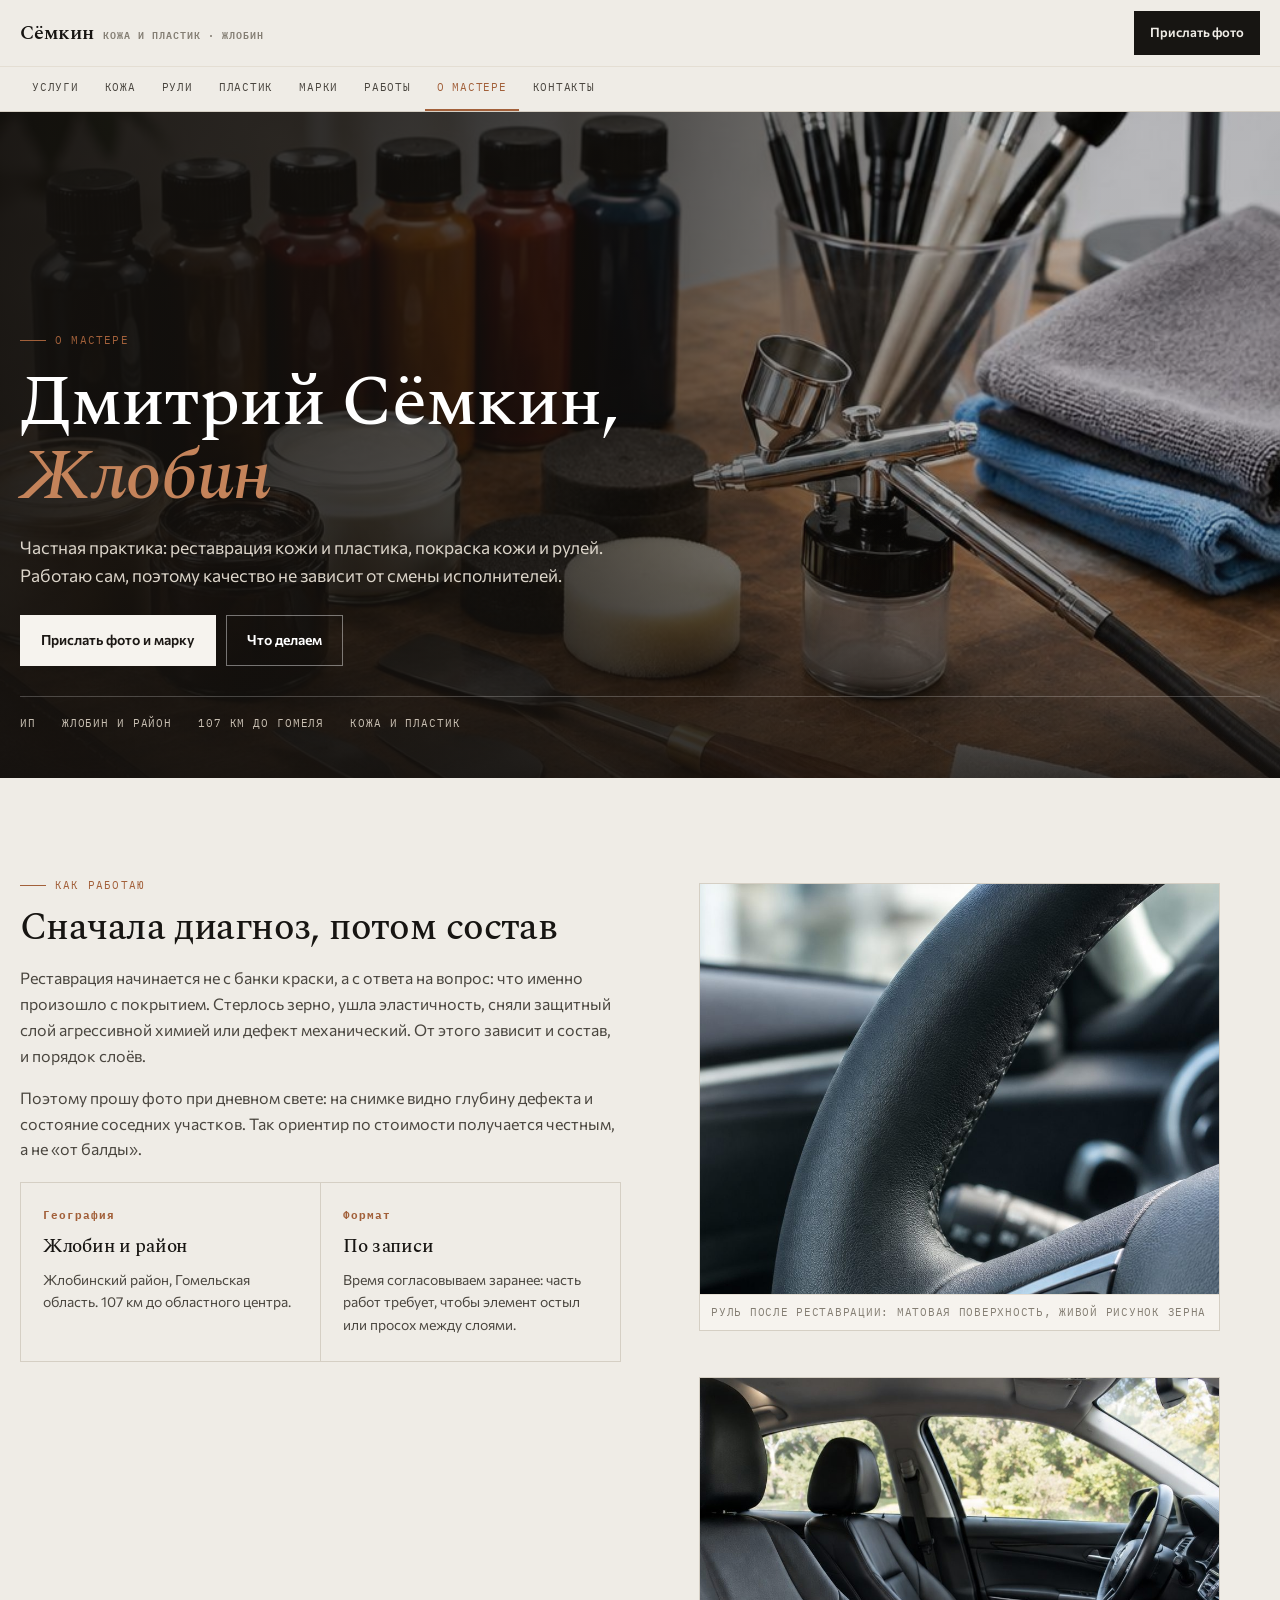
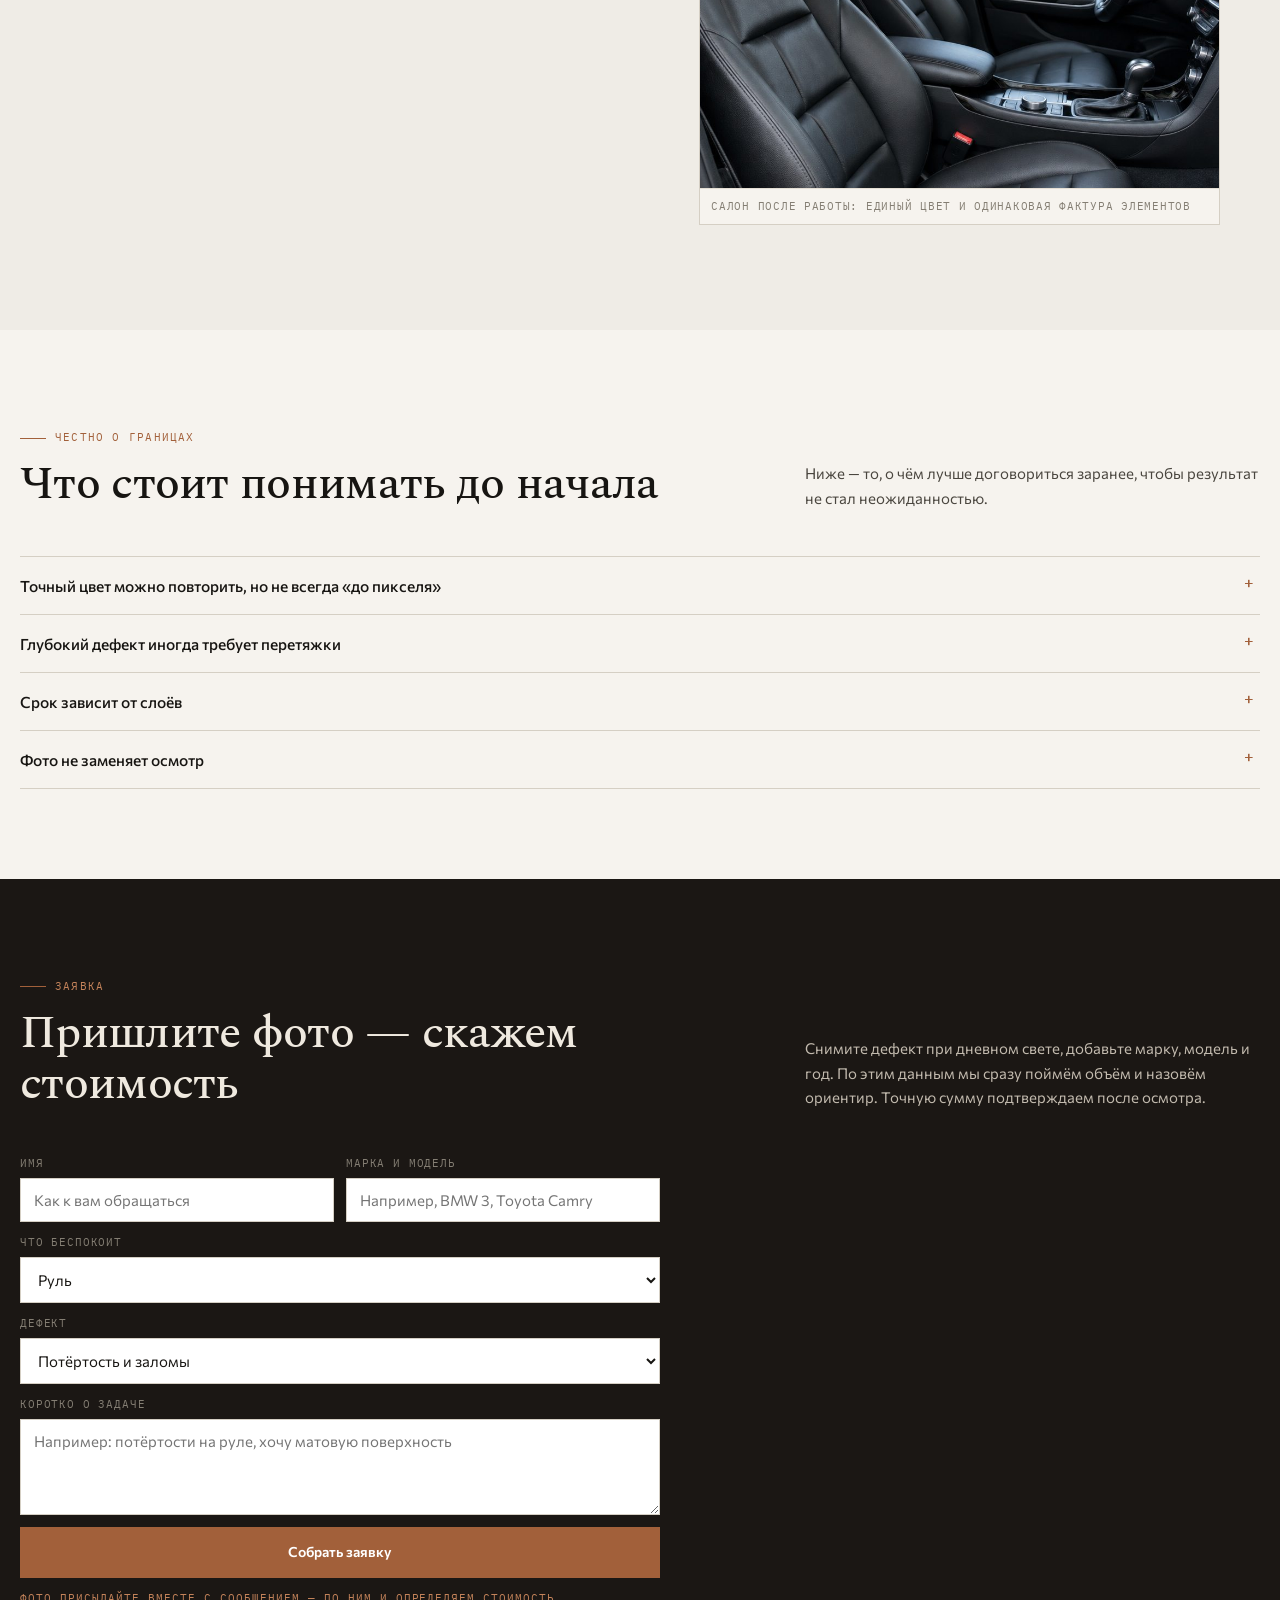
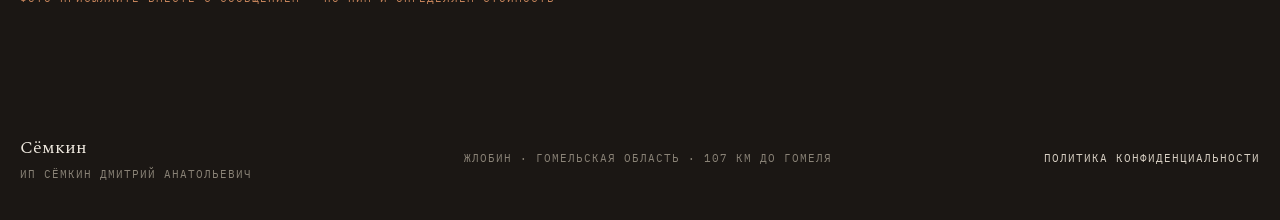
<file: o-mastere.html>
<!doctype html><html lang="ru"><head>
<meta charset="utf-8"><meta name="viewport" content="width=device-width,initial-scale=1">
<title>О мастере — ИП Сёмкин Дмитрий Анатольевич, Жлобин</title><meta name="description" content="ИП Сёмкин Дмитрий Анатольевич: реставрация кожи и пластика авто в Жлобине, Жлобинском районе Гомельской области. Работа по фото, ориентир стоимости до выезда.">
<meta property="og:title" content="О мастере — ИП Сёмкин Дмитрий Анатольевич, Жлобин"><meta property="og:description" content="ИП Сёмкин Дмитрий Анатольевич: реставрация кожи и пластика авто в Жлобине, Жлобинском районе Гомельской области. Работа по фото, ориентир стоимости до выезда.">
<meta property="og:type" content="website"><meta property="og:locale" content="ru_BY">
<link rel="icon" href="assets/img/favicon.svg" type="image/svg+xml">
<link rel="preconnect" href="https://fonts.googleapis.com"><link rel="preconnect" href="https://fonts.gstatic.com" crossorigin>
<link href="https://fonts.googleapis.com/css2?family=Spectral:ital,wght@0,400;0,500;0,600;1,400&family=Commissioner:wght@400;500;600&family=IBM+Plex+Mono:wght@400;500&display=swap" rel="stylesheet">
<style>:root{--paper:#EFECE6;--paper2:#F6F3EE;--ink:#171512;--ink2:#4A463F;--ink3:#847E73;
--deep:#1B1714;--line:#D5CFC4;--line2:#E4DED3;--lea:#A2603A;--lea2:#C4835A;--cool:#4F5F55;
--fd:'Spectral',Georgia,serif;--ft:'Commissioner',system-ui,sans-serif;--fm:'IBM Plex Mono',monospace}
*{box-sizing:border-box}html{-webkit-text-size-adjust:100%}body{margin:0;background:var(--paper);color:var(--ink);
font:16px/1.62 var(--ft);overflow-x:hidden}body.is-locked{overflow:hidden}
a{color:inherit;text-decoration:none}img{max-width:100%;display:block}button{font:inherit;cursor:pointer}
[hidden]{display:none!important}.mono{font-family:var(--fm);font-size:11px;letter-spacing:.09em;text-transform:uppercase;color:var(--ink3)}
.wrap{width:min(1240px,calc(100% - 36px));margin:0 auto}
.top{position:sticky;top:0;z-index:30;background:rgba(239,236,230,.96);backdrop-filter:blur(12px);border-bottom:1px solid var(--line)}
.top__row{display:flex;align-items:center;gap:12px;min-height:66px;min-width:0;flex-wrap:nowrap}
.brand{min-width:0;overflow:hidden;white-space:nowrap}
.brand{font:600 20px/1 var(--fd);letter-spacing:-.01em;display:flex;align-items:baseline;gap:9px;flex:none}
.brand b{font-weight:600}.brand span{font-family:var(--fm);font-size:10px;letter-spacing:.1em;color:var(--ink3);text-transform:uppercase}
.top__sp{flex:1;min-width:6px}
.brand{min-width:0;overflow:hidden;white-space:nowrap}
@media (max-width:560px){.brand span{display:none}.brand{font-size:19px}}
@media (max-width:380px){.brand{font-size:17px}}

.btn{display:inline-flex;align-items:center;justify-content:center;gap:9px;background:var(--ink);color:var(--paper);
border:1px solid var(--ink);padding:13px 20px;font-size:14px;font-weight:600;transition:transform .2s,background .2s}
.btn:hover{transform:translateY(-1px)}.btn--alt{background:transparent;color:var(--ink)}.btn--lea{background:var(--lea);border-color:var(--lea);color:#fff}
.btn--sm{padding:10px 15px;font-size:13px}
.burger{display:none;width:44px;height:40px;border:1px solid var(--line);background:transparent;align-items:center;justify-content:center;flex:none}
.burger span{display:block;width:18px;height:1.5px;background:var(--ink);position:relative}
.burger span::before,.burger span::after{content:"";position:absolute;left:0;width:18px;height:1.5px;background:var(--ink)}
.burger span::before{top:-6px}.burger span::after{top:6px}
.navbar{border-top:1px solid var(--line2);position:relative}
.navbar__in{display:flex;gap:2px;overflow-x:auto;scrollbar-width:none;-ms-overflow-style:none}
.navbar__in::-webkit-scrollbar{display:none;height:0}
.navbar a{flex:none;font-family:var(--fm);font-size:11px;letter-spacing:.07em;text-transform:uppercase;color:var(--ink2);
padding:12px 12px;border-bottom:2px solid transparent;white-space:nowrap}
.navbar a:hover{color:var(--ink);border-color:var(--lea)}
.navbar a[aria-current="page"]{color:var(--lea);border-color:var(--lea)}
@media (min-width:820px){.navbar::after{display:none}}
.navbar::after{content:"";position:absolute;right:0;top:0;bottom:0;width:32px;pointer-events:none;
background:linear-gradient(90deg,rgba(239,236,230,0),rgba(239,236,230,.97))}
.drawer{position:fixed;inset:0;z-index:80;display:none;background:rgba(23,21,18,.55);backdrop-filter:blur(4px)}
.drawer.is-open{display:block}
.drawer__inner{position:absolute;right:0;top:0;bottom:0;width:min(340px,90vw);background:var(--paper);
padding:18px;display:flex;flex-direction:column;gap:4px;overflow-y:auto}
.drawer__close{align-self:flex-end;width:42px;height:42px;border:1px solid var(--line);background:transparent;font-size:20px;line-height:1}
.drawer a.dl{padding:13px 4px;border-bottom:1px solid var(--line2);font-weight:500}
.fbar{display:none;position:fixed;left:0;right:0;bottom:0;z-index:60;background:rgba(239,236,230,.97);
border-top:1px solid var(--line);padding:8px 10px;gap:8px;backdrop-filter:blur(10px)}
.fbar a{flex:1;text-align:center;padding:12px 6px;font-size:13px;font-weight:600;border:1px solid var(--ink)}
.fbar a:first-child{background:var(--ink);color:var(--paper)}
@media (max-width:859px){.fbar{display:flex}body{padding-bottom:64px}.burger{display:inline-flex}.top .btn--head{display:none}}
h1,h2,h3{font-family:var(--fd);font-weight:500;letter-spacing:-.015em;line-height:1.1;margin:0}
.eyebrow{display:inline-flex;align-items:center;gap:9px;font-family:var(--fm);font-size:11px;letter-spacing:.11em;text-transform:uppercase;color:var(--lea)}
.eyebrow::before{content:"";width:26px;height:1px;background:var(--lea)}
</style>
<link rel="stylesheet" href="assets/css/site.v1.css">
</head><body>
<header class="top">
  <div class="wrap top__row">
    <a class="brand" href="index.html"><b>Сёмкин</b><span>кожа и пластик · Жлобин</span></a>
    <span class="top__sp"></span>
    <a class="btn btn--sm btn--head" href="kontakty.html#zayavka">Прислать фото</a>
    <button class="burger" id="burger" aria-label="Открыть меню" aria-expanded="false" aria-controls="drawer"><span></span></button>
  </div>
  <nav class="navbar" aria-label="Страницы сайта"><div class="wrap navbar__in"><a href="uslugi.html">Услуги</a><a href="kozha.html">Кожа</a><a href="ruli.html">Рули</a><a href="plastik.html">Пластик</a><a href="marki.html">Марки</a><a href="raboty.html">Работы</a><a href="o-mastere.html" aria-current="page">О мастере</a><a href="kontakty.html">Контакты</a></div></nav>
</header>
<div class="drawer" id="drawer" hidden>
  <div class="drawer__inner" role="dialog" aria-modal="true" aria-label="Меню">
    <button class="drawer__close" id="drawerClose" aria-label="Закрыть меню">×</button>
    <a class="dl" href="uslugi.html">Услуги</a><a class="dl" href="kozha.html">Кожа</a><a class="dl" href="ruli.html">Рули</a><a class="dl" href="plastik.html">Пластик</a><a class="dl" href="marki.html">Марки</a><a class="dl" href="raboty.html">Работы</a><a class="dl" href="o-mastere.html">О мастере</a><a class="dl" href="kontakty.html">Контакты</a>
    <a class="dl" href="kontakty.html#zayavka">Прислать фото</a>
  </div>
</div>
<section class="hero">
<img class="hero__bg" src="assets/img/tools.jpg" alt="Инструменты и составы для реставрации кожи" fetchpriority="high">
<div class="hero__scrim"></div>
<div class="hero__in"><span class="eyebrow">О мастере</span><h1>Дмитрий Сёмкин, <em>Жлобин</em></h1>
<p class="lead">Частная практика: реставрация кожи и пластика, покраска кожи и рулей. Работаю сам, поэтому качество не зависит от смены исполнителей.</p>
<div class="hero__cta"><a class="btn" href="kontakty.html#zayavka">Прислать фото и марку</a><a class="btn btn--ghost" href="uslugi.html">Что делаем</a></div>
<div class="hero__facts"><span>ИП</span><span>Жлобин и район</span><span>107 км до Гомеля</span><span>Кожа и пластик</span></div></div></section>
<main>
<section class="sec"><div class="wrap grid2">
  <div><span class="eyebrow">Как работаю</span><h2 style="font-size:clamp(1.7rem,3vw,2.5rem);margin:12px 0 16px">Сначала диагноз, потом состав</h2>
  <p style="color:var(--ink2)">Реставрация начинается не с банки краски, а с ответа на вопрос: что именно произошло с покрытием. Стерлось зерно, ушла эластичность, сняли защитный слой агрессивной химией или дефект механический. От этого зависит и состав, и порядок слоёв.</p>
  <p style="color:var(--ink2)">Поэтому прошу фото при дневном свете: на снимке видно глубину дефекта и состояние соседних участков. Так ориентир по стоимости получается честным, а не «от балды».</p>
  <div class="cards" style="margin-top:20px">
    <div class="card"><b>География</b><h3>Жлобин и район</h3><p>Жлобинский район, Гомельская область. 107 км до областного центра.</p></div>
    <div class="card"><b>Формат</b><h3>По записи</h3><p>Время согласовываем заранее: часть работ требует, чтобы элемент остыл или просох между слоями.</p></div>
  </div></div>
  <div style="display:grid;gap:14px"><figure class="photo"><img src="assets/img/wheel.jpg" alt="Восстановленный кожаный руль с матовой поверхностью"><figcaption>Руль после реставрации: матовая поверхность, живой рисунок зерна</figcaption></figure><figure class="photo"><img src="assets/img/cabin.jpg" alt="Салон автомобиля с восстановленными кожаными сиденьями"><figcaption>Салон после работы: единый цвет и одинаковая фактура элементов</figcaption></figure></div>
</div></section>
<section class="sec sec--paper2"><div class="wrap">
  <div class="shead"><div><span class="eyebrow">Честно о границах</span><h2>Что стоит понимать до начала</h2></div>
  <p>Ниже — то, о чём лучше договориться заранее, чтобы результат не стал неожиданностью.</p></div>
  <div class="acc"><details><summary>Точный цвет можно повторить, но не всегда «до пикселя»</summary><p>Кожа выгорает и загрязняется, поэтому новый участок иногда чуть отличается от старого. Колеруем по образцу с элемента и проверяем при разном свете: днём и под лампой.</p></details><details><summary>Глубокий дефект иногда требует перетяжки</summary><p>Если кожа расслоилась на большой площади, реставрация будет временным решением. Об этом скажу сразу, а не после оплаты.</p></details><details><summary>Срок зависит от слоёв</summary><p>Тонкая работа требует сушки между слоями. Ускорять этот этап нельзя — покрытие не «схватится» правильно.</p></details><details><summary>Фото не заменяет осмотр</summary><p>По снимку можно дать ориентир, но окончательную сумму и объём фиксируем после осмотра автомобиля.</p></details></div>
</div></section>
<section class="sec sec--deep"><div class="wrap">
<div class="shead"><div><span class="eyebrow">Заявка</span><h2>Пришлите фото — скажем стоимость</h2></div>
<p>Снимите дефект при дневном свете, добавьте марку, модель и год. По этим данным мы сразу поймём объём и назовём ориентир. Точную сумму подтверждаем после осмотра.</p></div>
<div style="max-width:640px"><form class="form" id="leadForm" novalidate>
  <div class="row2">
    <label>Имя<input type="text" name="name" placeholder="Как к вам обращаться" autocomplete="name"></label>
    <label>Марка и модель<input type="text" name="car" placeholder="Например, BMW 3, Toyota Camry"></label>
  </div>
  <label>Что беспокоит
    <select name="zone"><option>Руль</option><option>Боковая поддержка сиденья</option><option>Подушка сиденья</option><option>Панель и пластик</option><option>Дверная карта</option><option>Подлокотник</option><option>Несколько элементов</option></select>
  </label>
  <label>Дефект
    <select name="defect"><option>Потёртость и заломы</option><option>Порез</option><option>Трещины</option><option>Прожог</option><option>Жирный блеск</option><option>Сошла краска</option></select>
  </label>
  <label>Коротко о задаче<textarea name="note" placeholder="Например: потёртости на руле, хочу матовую поверхность"></textarea></label>
  <button class="btn btn--lea" type="submit">Собрать заявку</button>
  <p class="mono" style="margin:0">Фото присылайте вместе с сообщением — по ним и определяем стоимость</p>
  <div class="out" id="out" hidden></div>
</form></div>
</div></section>
</main>
<footer><div class="wrap foot">
  <div><div style="font-family:var(--fd);font-size:18px;color:#EFE9DF;margin-bottom:4px">Сёмкин</div>
  <div class="mono">ИП Сёмкин Дмитрий Анатольевич</div></div>
  <div class="mono">Жлобин · Гомельская область · 107 км до Гомеля</div>
  <div class="mono"><a href="politika.html">Политика конфиденциальности</a></div>
</div></footer>
<div class="fbar"><a href="kontakty.html#zayavka">Заявка</a><a href="raboty.html">Работы</a><a href="uslugi.html">Услуги</a></div>
<script src="assets/js/main.v1.js" defer></script>
</body></html>
</file>
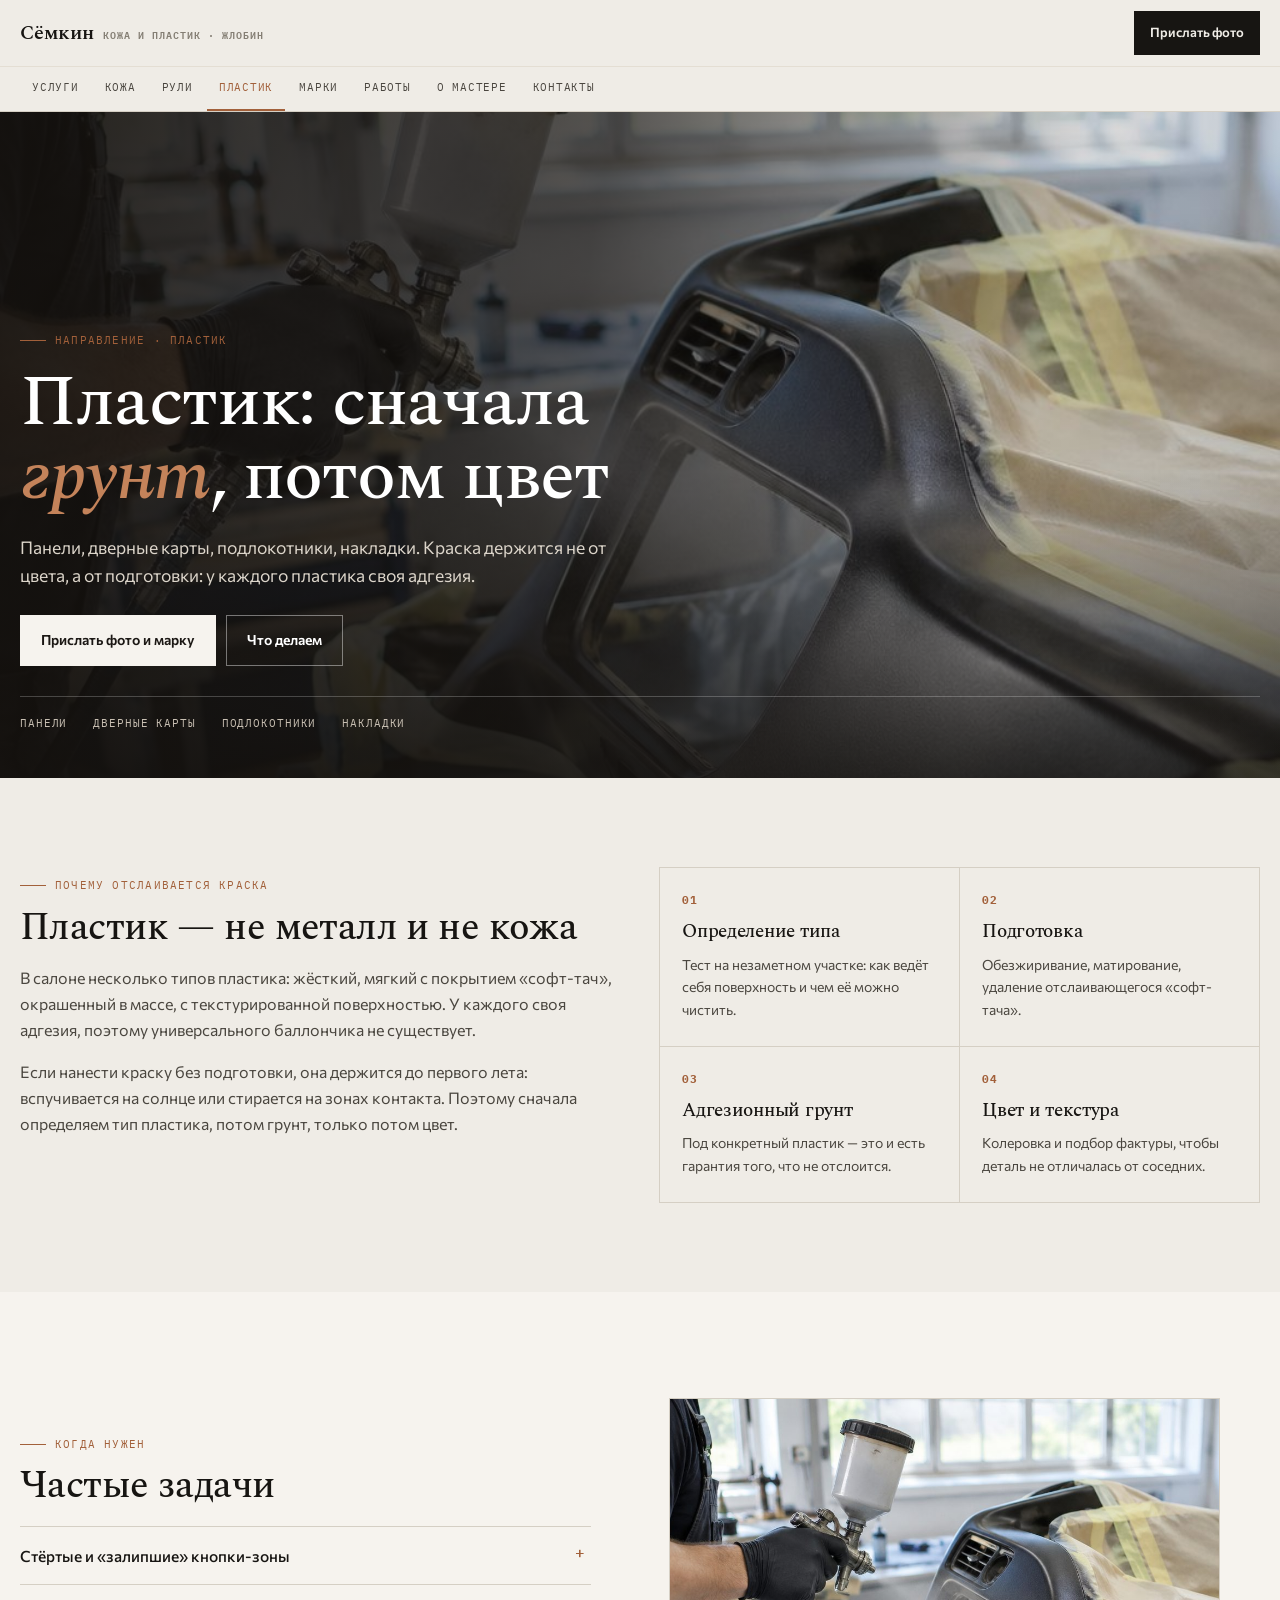
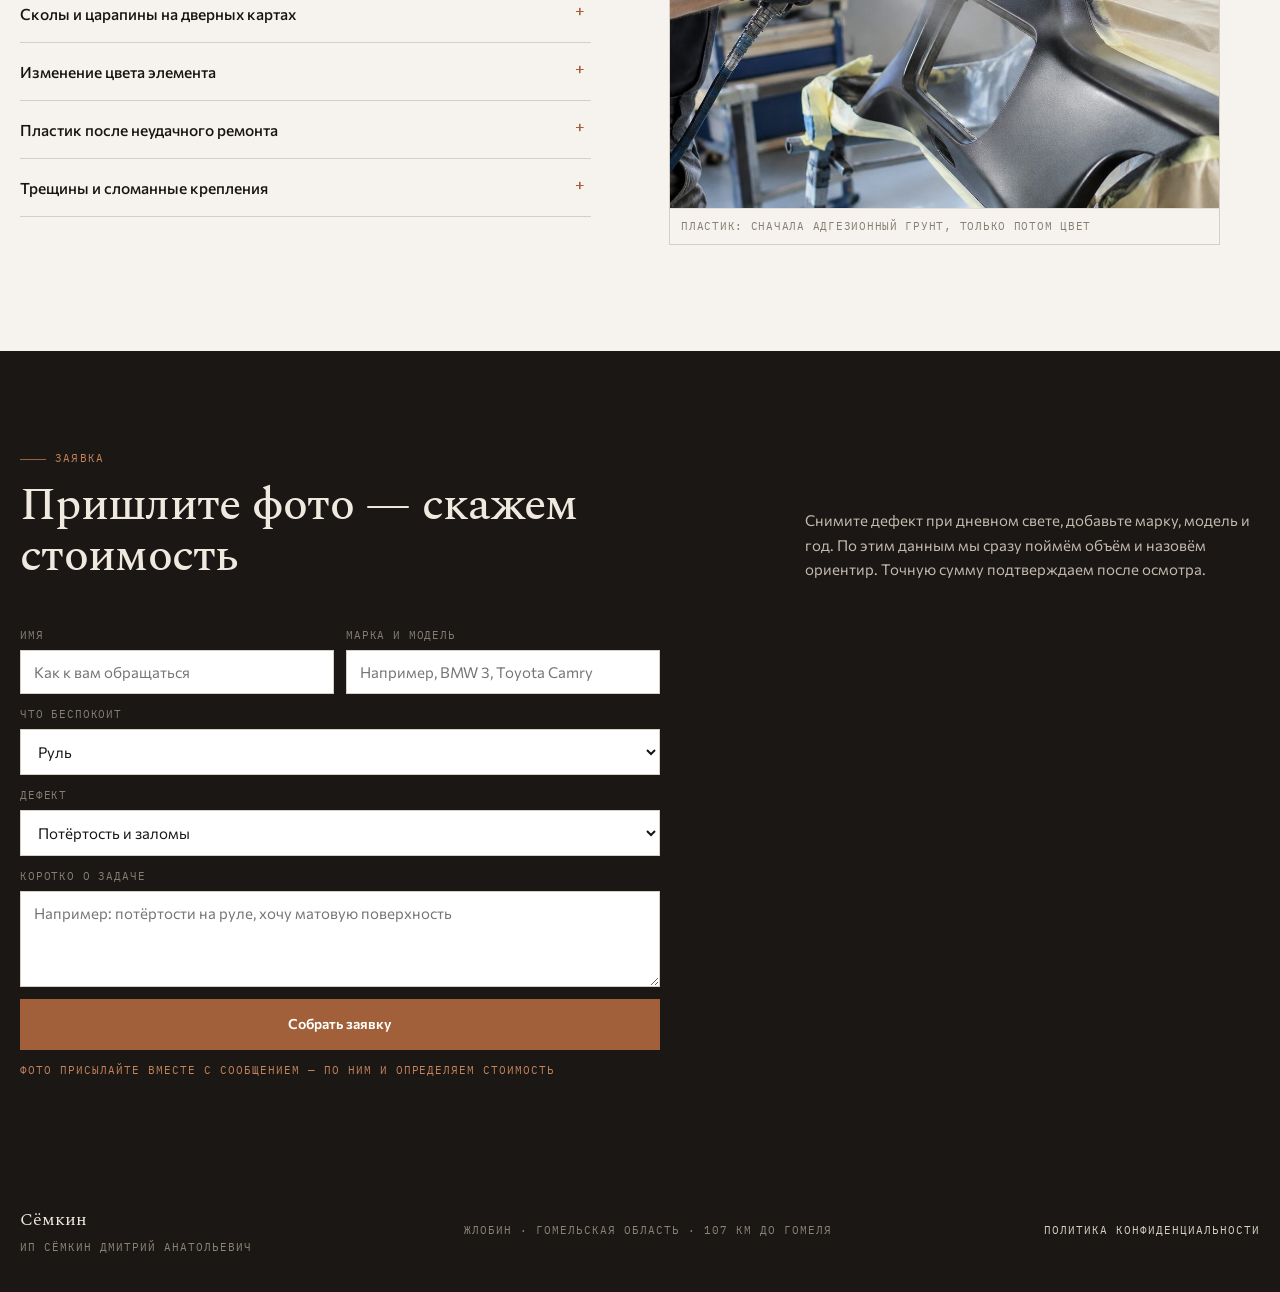
<file: plastik.html>
<!doctype html><html lang="ru"><head>
<meta charset="utf-8"><meta name="viewport" content="width=device-width,initial-scale=1">
<title>Реставрация и покраска пластика салона в Жлобине | ИП Сёмкин</title><meta name="description" content="Реставрация и покраска пластика авто в Жлобине: панели, дверные карты, подлокотники. Подготовка под конкретный пластик, адгезионный грунт, колеровка.">
<meta property="og:title" content="Реставрация и покраска пластика салона в Жлобине | ИП Сёмкин"><meta property="og:description" content="Реставрация и покраска пластика авто в Жлобине: панели, дверные карты, подлокотники. Подготовка под конкретный пластик, адгезионный грунт, колеровка.">
<meta property="og:type" content="website"><meta property="og:locale" content="ru_BY">
<link rel="icon" href="assets/img/favicon.svg" type="image/svg+xml">
<link rel="preconnect" href="https://fonts.googleapis.com"><link rel="preconnect" href="https://fonts.gstatic.com" crossorigin>
<link href="https://fonts.googleapis.com/css2?family=Spectral:ital,wght@0,400;0,500;0,600;1,400&family=Commissioner:wght@400;500;600&family=IBM+Plex+Mono:wght@400;500&display=swap" rel="stylesheet">
<style>:root{--paper:#EFECE6;--paper2:#F6F3EE;--ink:#171512;--ink2:#4A463F;--ink3:#847E73;
--deep:#1B1714;--line:#D5CFC4;--line2:#E4DED3;--lea:#A2603A;--lea2:#C4835A;--cool:#4F5F55;
--fd:'Spectral',Georgia,serif;--ft:'Commissioner',system-ui,sans-serif;--fm:'IBM Plex Mono',monospace}
*{box-sizing:border-box}html{-webkit-text-size-adjust:100%}body{margin:0;background:var(--paper);color:var(--ink);
font:16px/1.62 var(--ft);overflow-x:hidden}body.is-locked{overflow:hidden}
a{color:inherit;text-decoration:none}img{max-width:100%;display:block}button{font:inherit;cursor:pointer}
[hidden]{display:none!important}.mono{font-family:var(--fm);font-size:11px;letter-spacing:.09em;text-transform:uppercase;color:var(--ink3)}
.wrap{width:min(1240px,calc(100% - 36px));margin:0 auto}
.top{position:sticky;top:0;z-index:30;background:rgba(239,236,230,.96);backdrop-filter:blur(12px);border-bottom:1px solid var(--line)}
.top__row{display:flex;align-items:center;gap:12px;min-height:66px;min-width:0;flex-wrap:nowrap}
.brand{min-width:0;overflow:hidden;white-space:nowrap}
.brand{font:600 20px/1 var(--fd);letter-spacing:-.01em;display:flex;align-items:baseline;gap:9px;flex:none}
.brand b{font-weight:600}.brand span{font-family:var(--fm);font-size:10px;letter-spacing:.1em;color:var(--ink3);text-transform:uppercase}
.top__sp{flex:1;min-width:6px}
.brand{min-width:0;overflow:hidden;white-space:nowrap}
@media (max-width:560px){.brand span{display:none}.brand{font-size:19px}}
@media (max-width:380px){.brand{font-size:17px}}

.btn{display:inline-flex;align-items:center;justify-content:center;gap:9px;background:var(--ink);color:var(--paper);
border:1px solid var(--ink);padding:13px 20px;font-size:14px;font-weight:600;transition:transform .2s,background .2s}
.btn:hover{transform:translateY(-1px)}.btn--alt{background:transparent;color:var(--ink)}.btn--lea{background:var(--lea);border-color:var(--lea);color:#fff}
.btn--sm{padding:10px 15px;font-size:13px}
.burger{display:none;width:44px;height:40px;border:1px solid var(--line);background:transparent;align-items:center;justify-content:center;flex:none}
.burger span{display:block;width:18px;height:1.5px;background:var(--ink);position:relative}
.burger span::before,.burger span::after{content:"";position:absolute;left:0;width:18px;height:1.5px;background:var(--ink)}
.burger span::before{top:-6px}.burger span::after{top:6px}
.navbar{border-top:1px solid var(--line2);position:relative}
.navbar__in{display:flex;gap:2px;overflow-x:auto;scrollbar-width:none;-ms-overflow-style:none}
.navbar__in::-webkit-scrollbar{display:none;height:0}
.navbar a{flex:none;font-family:var(--fm);font-size:11px;letter-spacing:.07em;text-transform:uppercase;color:var(--ink2);
padding:12px 12px;border-bottom:2px solid transparent;white-space:nowrap}
.navbar a:hover{color:var(--ink);border-color:var(--lea)}
.navbar a[aria-current="page"]{color:var(--lea);border-color:var(--lea)}
@media (min-width:820px){.navbar::after{display:none}}
.navbar::after{content:"";position:absolute;right:0;top:0;bottom:0;width:32px;pointer-events:none;
background:linear-gradient(90deg,rgba(239,236,230,0),rgba(239,236,230,.97))}
.drawer{position:fixed;inset:0;z-index:80;display:none;background:rgba(23,21,18,.55);backdrop-filter:blur(4px)}
.drawer.is-open{display:block}
.drawer__inner{position:absolute;right:0;top:0;bottom:0;width:min(340px,90vw);background:var(--paper);
padding:18px;display:flex;flex-direction:column;gap:4px;overflow-y:auto}
.drawer__close{align-self:flex-end;width:42px;height:42px;border:1px solid var(--line);background:transparent;font-size:20px;line-height:1}
.drawer a.dl{padding:13px 4px;border-bottom:1px solid var(--line2);font-weight:500}
.fbar{display:none;position:fixed;left:0;right:0;bottom:0;z-index:60;background:rgba(239,236,230,.97);
border-top:1px solid var(--line);padding:8px 10px;gap:8px;backdrop-filter:blur(10px)}
.fbar a{flex:1;text-align:center;padding:12px 6px;font-size:13px;font-weight:600;border:1px solid var(--ink)}
.fbar a:first-child{background:var(--ink);color:var(--paper)}
@media (max-width:859px){.fbar{display:flex}body{padding-bottom:64px}.burger{display:inline-flex}.top .btn--head{display:none}}
h1,h2,h3{font-family:var(--fd);font-weight:500;letter-spacing:-.015em;line-height:1.1;margin:0}
.eyebrow{display:inline-flex;align-items:center;gap:9px;font-family:var(--fm);font-size:11px;letter-spacing:.11em;text-transform:uppercase;color:var(--lea)}
.eyebrow::before{content:"";width:26px;height:1px;background:var(--lea)}
</style>
<link rel="stylesheet" href="assets/css/site.v1.css">
</head><body>
<header class="top">
  <div class="wrap top__row">
    <a class="brand" href="index.html"><b>Сёмкин</b><span>кожа и пластик · Жлобин</span></a>
    <span class="top__sp"></span>
    <a class="btn btn--sm btn--head" href="kontakty.html#zayavka">Прислать фото</a>
    <button class="burger" id="burger" aria-label="Открыть меню" aria-expanded="false" aria-controls="drawer"><span></span></button>
  </div>
  <nav class="navbar" aria-label="Страницы сайта"><div class="wrap navbar__in"><a href="uslugi.html">Услуги</a><a href="kozha.html">Кожа</a><a href="ruli.html">Рули</a><a href="plastik.html" aria-current="page">Пластик</a><a href="marki.html">Марки</a><a href="raboty.html">Работы</a><a href="o-mastere.html">О мастере</a><a href="kontakty.html">Контакты</a></div></nav>
</header>
<div class="drawer" id="drawer" hidden>
  <div class="drawer__inner" role="dialog" aria-modal="true" aria-label="Меню">
    <button class="drawer__close" id="drawerClose" aria-label="Закрыть меню">×</button>
    <a class="dl" href="uslugi.html">Услуги</a><a class="dl" href="kozha.html">Кожа</a><a class="dl" href="ruli.html">Рули</a><a class="dl" href="plastik.html">Пластик</a><a class="dl" href="marki.html">Марки</a><a class="dl" href="raboty.html">Работы</a><a class="dl" href="o-mastere.html">О мастере</a><a class="dl" href="kontakty.html">Контакты</a>
    <a class="dl" href="kontakty.html#zayavka">Прислать фото</a>
  </div>
</div>
<section class="hero">
<img class="hero__bg" src="assets/img/plastic.jpg" alt="Покраска пластиковой панели в мастерской" fetchpriority="high">
<div class="hero__scrim"></div>
<div class="hero__in"><span class="eyebrow">Направление · пластик</span><h1>Пластик: сначала <em>грунт</em>, потом цвет</h1>
<p class="lead">Панели, дверные карты, подлокотники, накладки. Краска держится не от цвета, а от подготовки: у каждого пластика своя адгезия.</p>
<div class="hero__cta"><a class="btn" href="kontakty.html#zayavka">Прислать фото и марку</a><a class="btn btn--ghost" href="uslugi.html">Что делаем</a></div>
<div class="hero__facts"><span>Панели</span><span>Дверные карты</span><span>Подлокотники</span><span>Накладки</span></div></div></section>
<main>
<section class="sec"><div class="wrap grid2">
  <div><span class="eyebrow">Почему отслаивается краска</span><h2 style="font-size:clamp(1.7rem,3vw,2.5rem);margin:12px 0 16px">Пластик — не металл и не кожа</h2>
  <p style="color:var(--ink2)">В салоне несколько типов пластика: жёсткий, мягкий с покрытием «софт-тач», окрашенный в массе, с текстурированной поверхностью. У каждого своя адгезия, поэтому универсального баллончика не существует.</p>
  <p style="color:var(--ink2)">Если нанести краску без подготовки, она держится до первого лета: вспучивается на солнце или стирается на зонах контакта. Поэтому сначала определяем тип пластика, потом грунт, только потом цвет.</p></div>
  <div class="cards">
    <div class="card"><b>01</b><h3>Определение типа</h3><p>Тест на незаметном участке: как ведёт себя поверхность и чем её можно чистить.</p></div>
    <div class="card"><b>02</b><h3>Подготовка</h3><p>Обезжиривание, матирование, удаление отслаивающегося «софт-тача».</p></div>
    <div class="card"><b>03</b><h3>Адгезионный грунт</h3><p>Под конкретный пластик — это и есть гарантия того, что не отслоится.</p></div>
    <div class="card"><b>04</b><h3>Цвет и текстура</h3><p>Колеровка и подбор фактуры, чтобы деталь не отличалась от соседних.</p></div>
  </div>
</div></section>

<section class="sec sec--paper2"><div class="wrap grid2 grid2--img">
  <div><span class="eyebrow">Когда нужен</span><h2 style="font-size:clamp(1.7rem,3vw,2.5rem);margin:12px 0 18px">Частые задачи</h2>
  <div class="acc"><details><summary>Стёртые и «залипшие» кнопки-зоны</summary><p>На панелях с покрытием «софт-тач» верхний слой со временем становится липким. Его снимают, потом грунтуют и красят.</p></details><details><summary>Сколы и царапины на дверных картах</summary><p>Локальная реставрация с подбором фактуры: шагрень восстанавливают, чтобы заплатка не блестела.</p></details><details><summary>Изменение цвета элемента</summary><p>Когда хочется тёмную панель вместо светлой, или наоборот: колеровка по образцу и полное покрытие.</p></details><details><summary>Пластик после неудачного ремонта</summary><p>Если элемент уже красили и краска пошла пузырями, старый слой снимают: сверху нормально не ляжет.</p></details><details><summary>Трещины и сломанные крепления</summary><p>Трещины склеивают и армируют с внутренней стороны, потом восстанавливают поверхность и красят.</p></details></div></div>
  <figure class="photo"><img src="assets/img/plastic.jpg" alt="Покраска пластиковой панели в мастерской"><figcaption>Пластик: сначала адгезионный грунт, только потом цвет</figcaption></figure>
</div></section>
<section class="sec sec--deep"><div class="wrap">
<div class="shead"><div><span class="eyebrow">Заявка</span><h2>Пришлите фото — скажем стоимость</h2></div>
<p>Снимите дефект при дневном свете, добавьте марку, модель и год. По этим данным мы сразу поймём объём и назовём ориентир. Точную сумму подтверждаем после осмотра.</p></div>
<div style="max-width:640px"><form class="form" id="leadForm" novalidate>
  <div class="row2">
    <label>Имя<input type="text" name="name" placeholder="Как к вам обращаться" autocomplete="name"></label>
    <label>Марка и модель<input type="text" name="car" placeholder="Например, BMW 3, Toyota Camry"></label>
  </div>
  <label>Что беспокоит
    <select name="zone"><option>Руль</option><option>Боковая поддержка сиденья</option><option>Подушка сиденья</option><option>Панель и пластик</option><option>Дверная карта</option><option>Подлокотник</option><option>Несколько элементов</option></select>
  </label>
  <label>Дефект
    <select name="defect"><option>Потёртость и заломы</option><option>Порез</option><option>Трещины</option><option>Прожог</option><option>Жирный блеск</option><option>Сошла краска</option></select>
  </label>
  <label>Коротко о задаче<textarea name="note" placeholder="Например: потёртости на руле, хочу матовую поверхность"></textarea></label>
  <button class="btn btn--lea" type="submit">Собрать заявку</button>
  <p class="mono" style="margin:0">Фото присылайте вместе с сообщением — по ним и определяем стоимость</p>
  <div class="out" id="out" hidden></div>
</form></div>
</div></section>
</main>
<footer><div class="wrap foot">
  <div><div style="font-family:var(--fd);font-size:18px;color:#EFE9DF;margin-bottom:4px">Сёмкин</div>
  <div class="mono">ИП Сёмкин Дмитрий Анатольевич</div></div>
  <div class="mono">Жлобин · Гомельская область · 107 км до Гомеля</div>
  <div class="mono"><a href="politika.html">Политика конфиденциальности</a></div>
</div></footer>
<div class="fbar"><a href="kontakty.html#zayavka">Заявка</a><a href="raboty.html">Работы</a><a href="uslugi.html">Услуги</a></div>
<script src="assets/js/main.v1.js" defer></script>
</body></html>
</file>
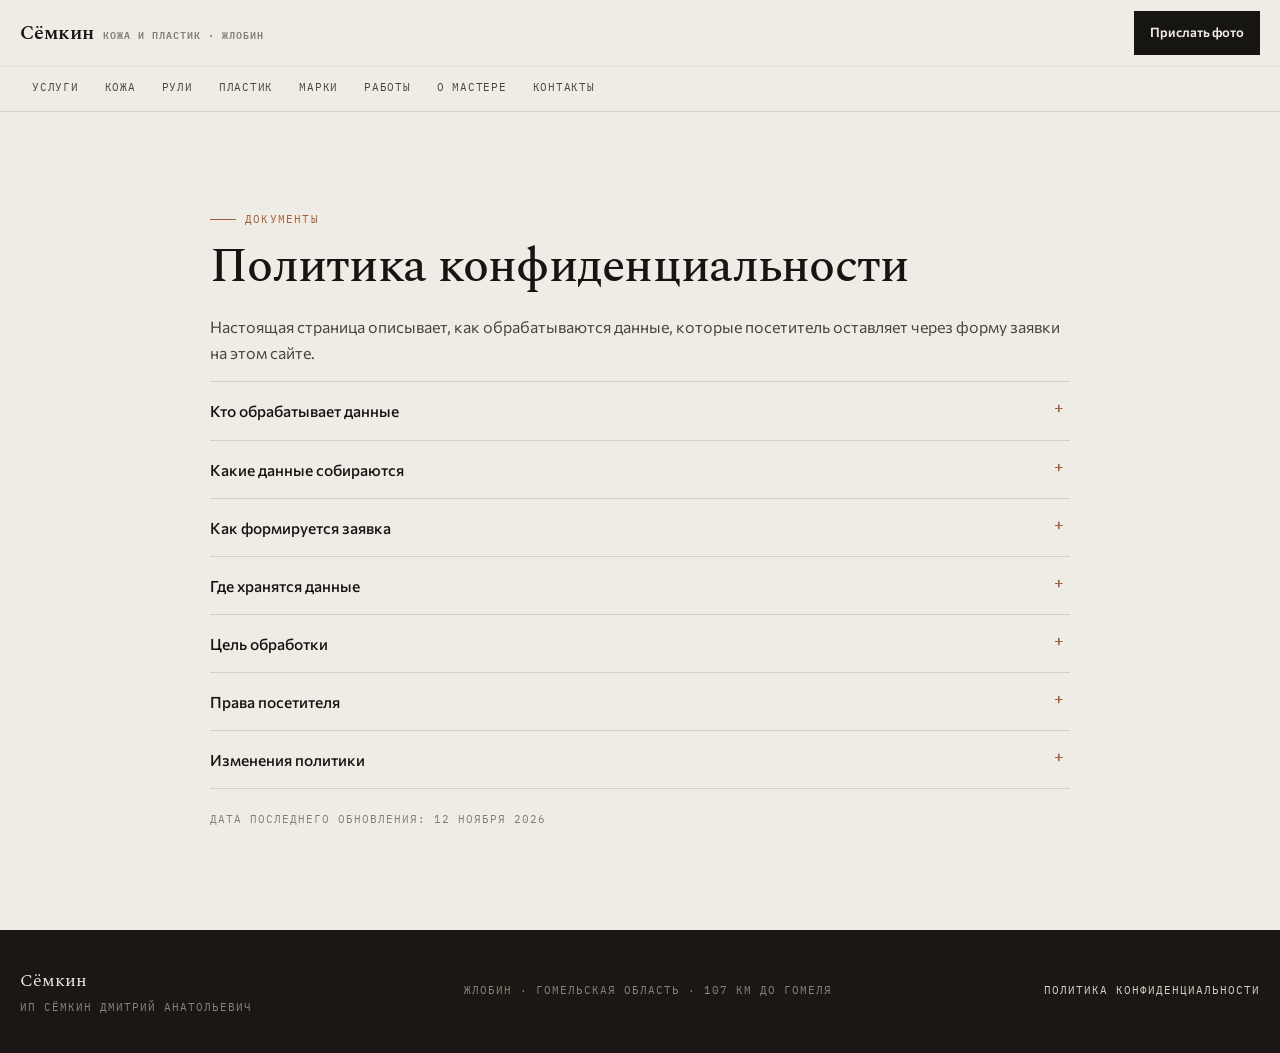
<file: politika.html>
<!doctype html><html lang="ru"><head>
<meta charset="utf-8"><meta name="viewport" content="width=device-width,initial-scale=1">
<title>Политика конфиденциальности | ИП Сёмкин</title><meta name="description" content="Политика обработки персональных данных сайта реставрации кожи и пластика ИП Сёмкин Дмитрий Анатольевич, Жлобин.">
<meta property="og:title" content="Политика конфиденциальности | ИП Сёмкин"><meta property="og:description" content="Политика обработки персональных данных сайта реставрации кожи и пластика ИП Сёмкин Дмитрий Анатольевич, Жлобин.">
<meta property="og:type" content="website"><meta property="og:locale" content="ru_BY">
<link rel="icon" href="assets/img/favicon.svg" type="image/svg+xml">
<link rel="preconnect" href="https://fonts.googleapis.com"><link rel="preconnect" href="https://fonts.gstatic.com" crossorigin>
<link href="https://fonts.googleapis.com/css2?family=Spectral:ital,wght@0,400;0,500;0,600;1,400&family=Commissioner:wght@400;500;600&family=IBM+Plex+Mono:wght@400;500&display=swap" rel="stylesheet">
<style>:root{--paper:#EFECE6;--paper2:#F6F3EE;--ink:#171512;--ink2:#4A463F;--ink3:#847E73;
--deep:#1B1714;--line:#D5CFC4;--line2:#E4DED3;--lea:#A2603A;--lea2:#C4835A;--cool:#4F5F55;
--fd:'Spectral',Georgia,serif;--ft:'Commissioner',system-ui,sans-serif;--fm:'IBM Plex Mono',monospace}
*{box-sizing:border-box}html{-webkit-text-size-adjust:100%}body{margin:0;background:var(--paper);color:var(--ink);
font:16px/1.62 var(--ft);overflow-x:hidden}body.is-locked{overflow:hidden}
a{color:inherit;text-decoration:none}img{max-width:100%;display:block}button{font:inherit;cursor:pointer}
[hidden]{display:none!important}.mono{font-family:var(--fm);font-size:11px;letter-spacing:.09em;text-transform:uppercase;color:var(--ink3)}
.wrap{width:min(1240px,calc(100% - 36px));margin:0 auto}
.top{position:sticky;top:0;z-index:30;background:rgba(239,236,230,.96);backdrop-filter:blur(12px);border-bottom:1px solid var(--line)}
.top__row{display:flex;align-items:center;gap:12px;min-height:66px;min-width:0;flex-wrap:nowrap}
.brand{min-width:0;overflow:hidden;white-space:nowrap}
.brand{font:600 20px/1 var(--fd);letter-spacing:-.01em;display:flex;align-items:baseline;gap:9px;flex:none}
.brand b{font-weight:600}.brand span{font-family:var(--fm);font-size:10px;letter-spacing:.1em;color:var(--ink3);text-transform:uppercase}
.top__sp{flex:1;min-width:6px}
.brand{min-width:0;overflow:hidden;white-space:nowrap}
@media (max-width:560px){.brand span{display:none}.brand{font-size:19px}}
@media (max-width:380px){.brand{font-size:17px}}

.btn{display:inline-flex;align-items:center;justify-content:center;gap:9px;background:var(--ink);color:var(--paper);
border:1px solid var(--ink);padding:13px 20px;font-size:14px;font-weight:600;transition:transform .2s,background .2s}
.btn:hover{transform:translateY(-1px)}.btn--alt{background:transparent;color:var(--ink)}.btn--lea{background:var(--lea);border-color:var(--lea);color:#fff}
.btn--sm{padding:10px 15px;font-size:13px}
.burger{display:none;width:44px;height:40px;border:1px solid var(--line);background:transparent;align-items:center;justify-content:center;flex:none}
.burger span{display:block;width:18px;height:1.5px;background:var(--ink);position:relative}
.burger span::before,.burger span::after{content:"";position:absolute;left:0;width:18px;height:1.5px;background:var(--ink)}
.burger span::before{top:-6px}.burger span::after{top:6px}
.navbar{border-top:1px solid var(--line2);position:relative}
.navbar__in{display:flex;gap:2px;overflow-x:auto;scrollbar-width:none;-ms-overflow-style:none}
.navbar__in::-webkit-scrollbar{display:none;height:0}
.navbar a{flex:none;font-family:var(--fm);font-size:11px;letter-spacing:.07em;text-transform:uppercase;color:var(--ink2);
padding:12px 12px;border-bottom:2px solid transparent;white-space:nowrap}
.navbar a:hover{color:var(--ink);border-color:var(--lea)}
.navbar a[aria-current="page"]{color:var(--lea);border-color:var(--lea)}
@media (min-width:820px){.navbar::after{display:none}}
.navbar::after{content:"";position:absolute;right:0;top:0;bottom:0;width:32px;pointer-events:none;
background:linear-gradient(90deg,rgba(239,236,230,0),rgba(239,236,230,.97))}
.drawer{position:fixed;inset:0;z-index:80;display:none;background:rgba(23,21,18,.55);backdrop-filter:blur(4px)}
.drawer.is-open{display:block}
.drawer__inner{position:absolute;right:0;top:0;bottom:0;width:min(340px,90vw);background:var(--paper);
padding:18px;display:flex;flex-direction:column;gap:4px;overflow-y:auto}
.drawer__close{align-self:flex-end;width:42px;height:42px;border:1px solid var(--line);background:transparent;font-size:20px;line-height:1}
.drawer a.dl{padding:13px 4px;border-bottom:1px solid var(--line2);font-weight:500}
.fbar{display:none;position:fixed;left:0;right:0;bottom:0;z-index:60;background:rgba(239,236,230,.97);
border-top:1px solid var(--line);padding:8px 10px;gap:8px;backdrop-filter:blur(10px)}
.fbar a{flex:1;text-align:center;padding:12px 6px;font-size:13px;font-weight:600;border:1px solid var(--ink)}
.fbar a:first-child{background:var(--ink);color:var(--paper)}
@media (max-width:859px){.fbar{display:flex}body{padding-bottom:64px}.burger{display:inline-flex}.top .btn--head{display:none}}
h1,h2,h3{font-family:var(--fd);font-weight:500;letter-spacing:-.015em;line-height:1.1;margin:0}
.eyebrow{display:inline-flex;align-items:center;gap:9px;font-family:var(--fm);font-size:11px;letter-spacing:.11em;text-transform:uppercase;color:var(--lea)}
.eyebrow::before{content:"";width:26px;height:1px;background:var(--lea)}
</style>
<link rel="stylesheet" href="assets/css/site.v1.css">
</head><body>
<header class="top">
  <div class="wrap top__row">
    <a class="brand" href="index.html"><b>Сёмкин</b><span>кожа и пластик · Жлобин</span></a>
    <span class="top__sp"></span>
    <a class="btn btn--sm btn--head" href="kontakty.html#zayavka">Прислать фото</a>
    <button class="burger" id="burger" aria-label="Открыть меню" aria-expanded="false" aria-controls="drawer"><span></span></button>
  </div>
  <nav class="navbar" aria-label="Страницы сайта"><div class="wrap navbar__in"><a href="uslugi.html">Услуги</a><a href="kozha.html">Кожа</a><a href="ruli.html">Рули</a><a href="plastik.html">Пластик</a><a href="marki.html">Марки</a><a href="raboty.html">Работы</a><a href="o-mastere.html">О мастере</a><a href="kontakty.html">Контакты</a></div></nav>
</header>
<div class="drawer" id="drawer" hidden>
  <div class="drawer__inner" role="dialog" aria-modal="true" aria-label="Меню">
    <button class="drawer__close" id="drawerClose" aria-label="Закрыть меню">×</button>
    <a class="dl" href="uslugi.html">Услуги</a><a class="dl" href="kozha.html">Кожа</a><a class="dl" href="ruli.html">Рули</a><a class="dl" href="plastik.html">Пластик</a><a class="dl" href="marki.html">Марки</a><a class="dl" href="raboty.html">Работы</a><a class="dl" href="o-mastere.html">О мастере</a><a class="dl" href="kontakty.html">Контакты</a>
    <a class="dl" href="kontakty.html#zayavka">Прислать фото</a>
  </div>
</div>
<main>
<section class="sec"><div class="wrap" style="max-width:860px">
  <span class="eyebrow">Документы</span>
  <h1 style="font-size:clamp(1.9rem,4vw,3rem);margin:12px 0 20px">Политика конфиденциальности</h1>
  <p style="color:var(--ink2)">Настоящая страница описывает, как обрабатываются данные, которые посетитель оставляет через форму заявки на этом сайте.</p>
  <div class="acc"><details><summary>Кто обрабатывает данные</summary><p>ИП Сёмкин Дмитрий Анатольевич, Жлобин, Гомельская область. Контакт для обращений по вопросам данных — через форму заявки на сайте.</p></details><details><summary>Какие данные собираются</summary><p>Только то, что посетитель вводит сам: имя, марка и модель автомобиля, выбранный элемент и дефект, комментарий к задаче. Форма не запрашивает паспортные данные, адрес и номер телефона.</p></details><details><summary>Как формируется заявка</summary><p>Текст заявки собирается в браузере посетителя и копируется в буфер обмена. До момента, когда посетитель сам отправит его мастеру, данные никуда не передаются.</p></details><details><summary>Где хранятся данные</summary><p>Сайт статический: данные формы не сохраняются на сервере, база данных и файлы cookie для маркетинга не используются. Аналитические счётчики на сайте не подключены.</p></details><details><summary>Цель обработки</summary><p>Ответ на обращение: оценка объёма работ, ориентир по стоимости, согласование времени записи.</p></details><details><summary>Права посетителя</summary><p>Можно в любой момент отказаться от переписки и попросить удалить присланные сведения, написав об этом через ту же форму заявки.</p></details><details><summary>Изменения политики</summary><p>Если появится телефон для записи и мессенджеры, политика будет дополнена описанием этих каналов связи.</p></details></div>
  <p class="mono" style="margin-top:22px">Дата последнего обновления: 12 ноября 2026</p>
</div></section>
</main>
<footer><div class="wrap foot">
  <div><div style="font-family:var(--fd);font-size:18px;color:#EFE9DF;margin-bottom:4px">Сёмкин</div>
  <div class="mono">ИП Сёмкин Дмитрий Анатольевич</div></div>
  <div class="mono">Жлобин · Гомельская область · 107 км до Гомеля</div>
  <div class="mono"><a href="politika.html">Политика конфиденциальности</a></div>
</div></footer>
<div class="fbar"><a href="kontakty.html#zayavka">Заявка</a><a href="raboty.html">Работы</a><a href="uslugi.html">Услуги</a></div>
<script src="assets/js/main.v1.js" defer></script>
</body></html>
</file>
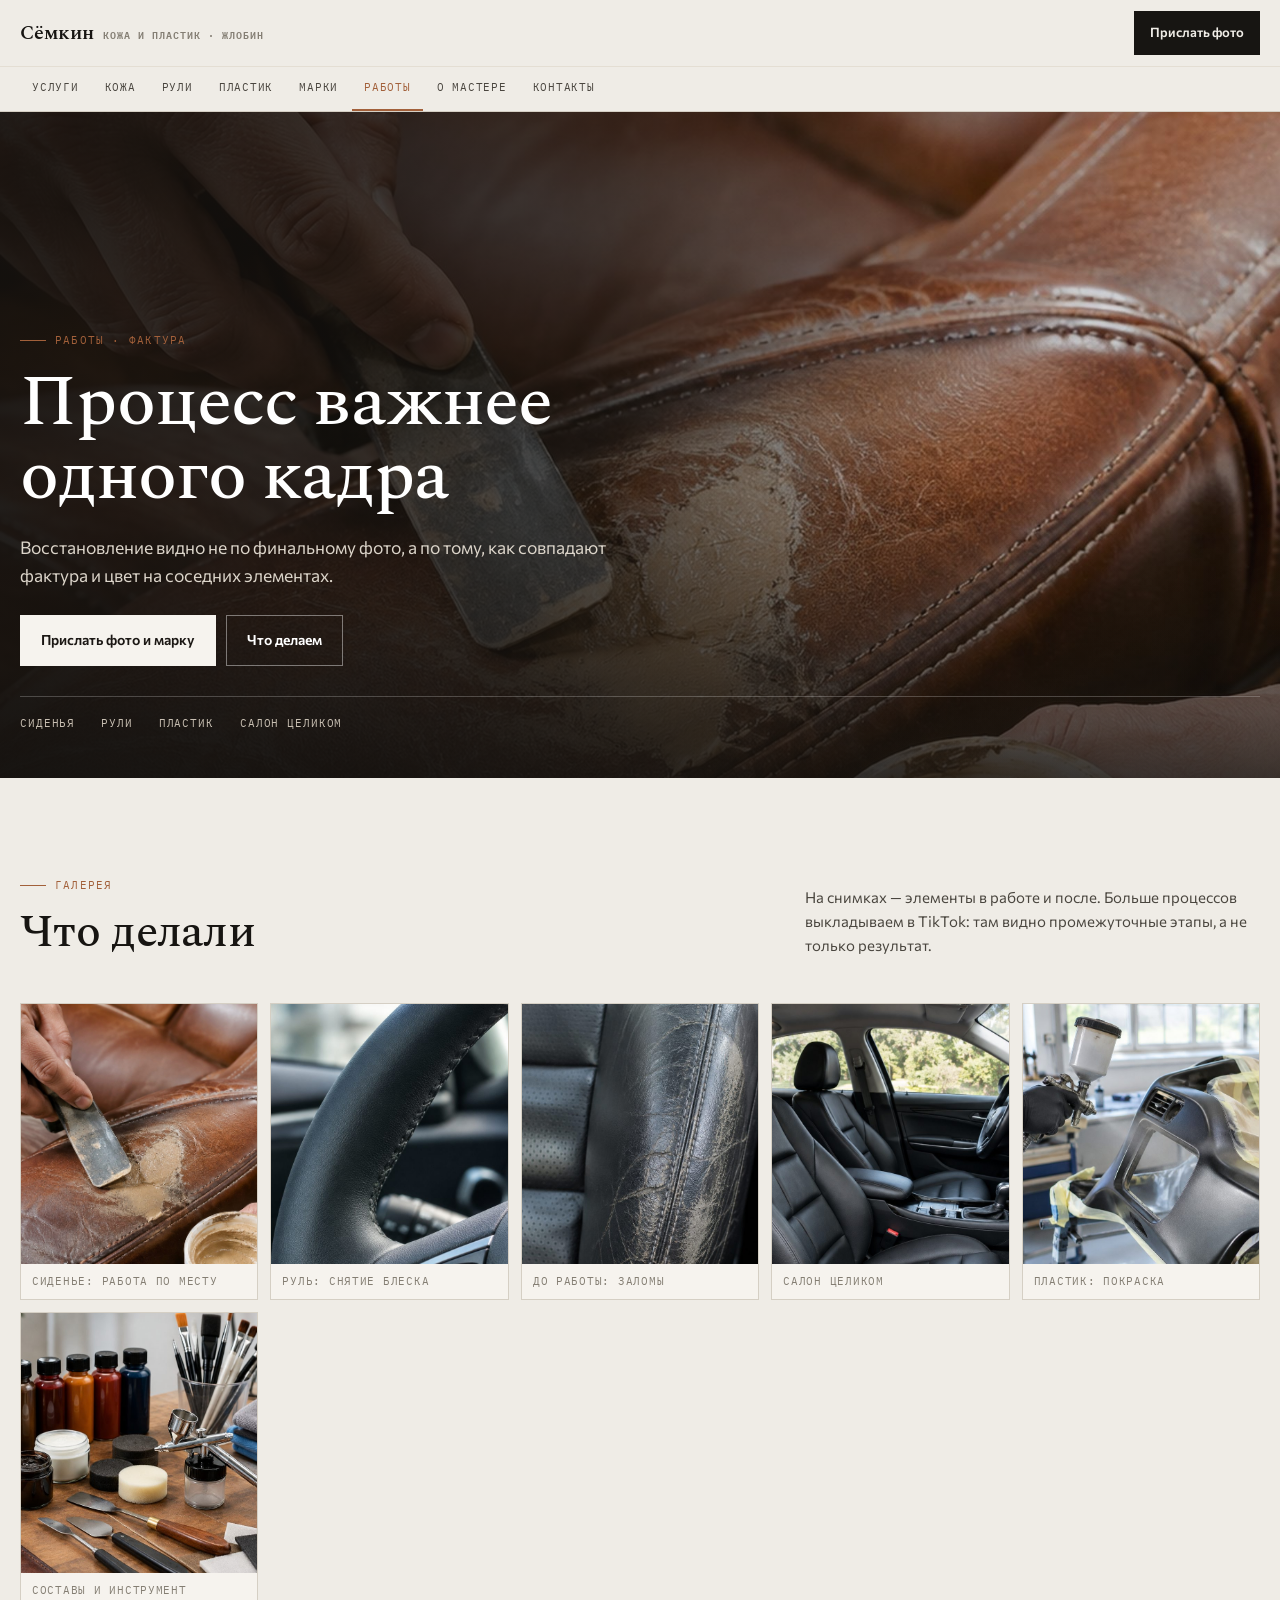
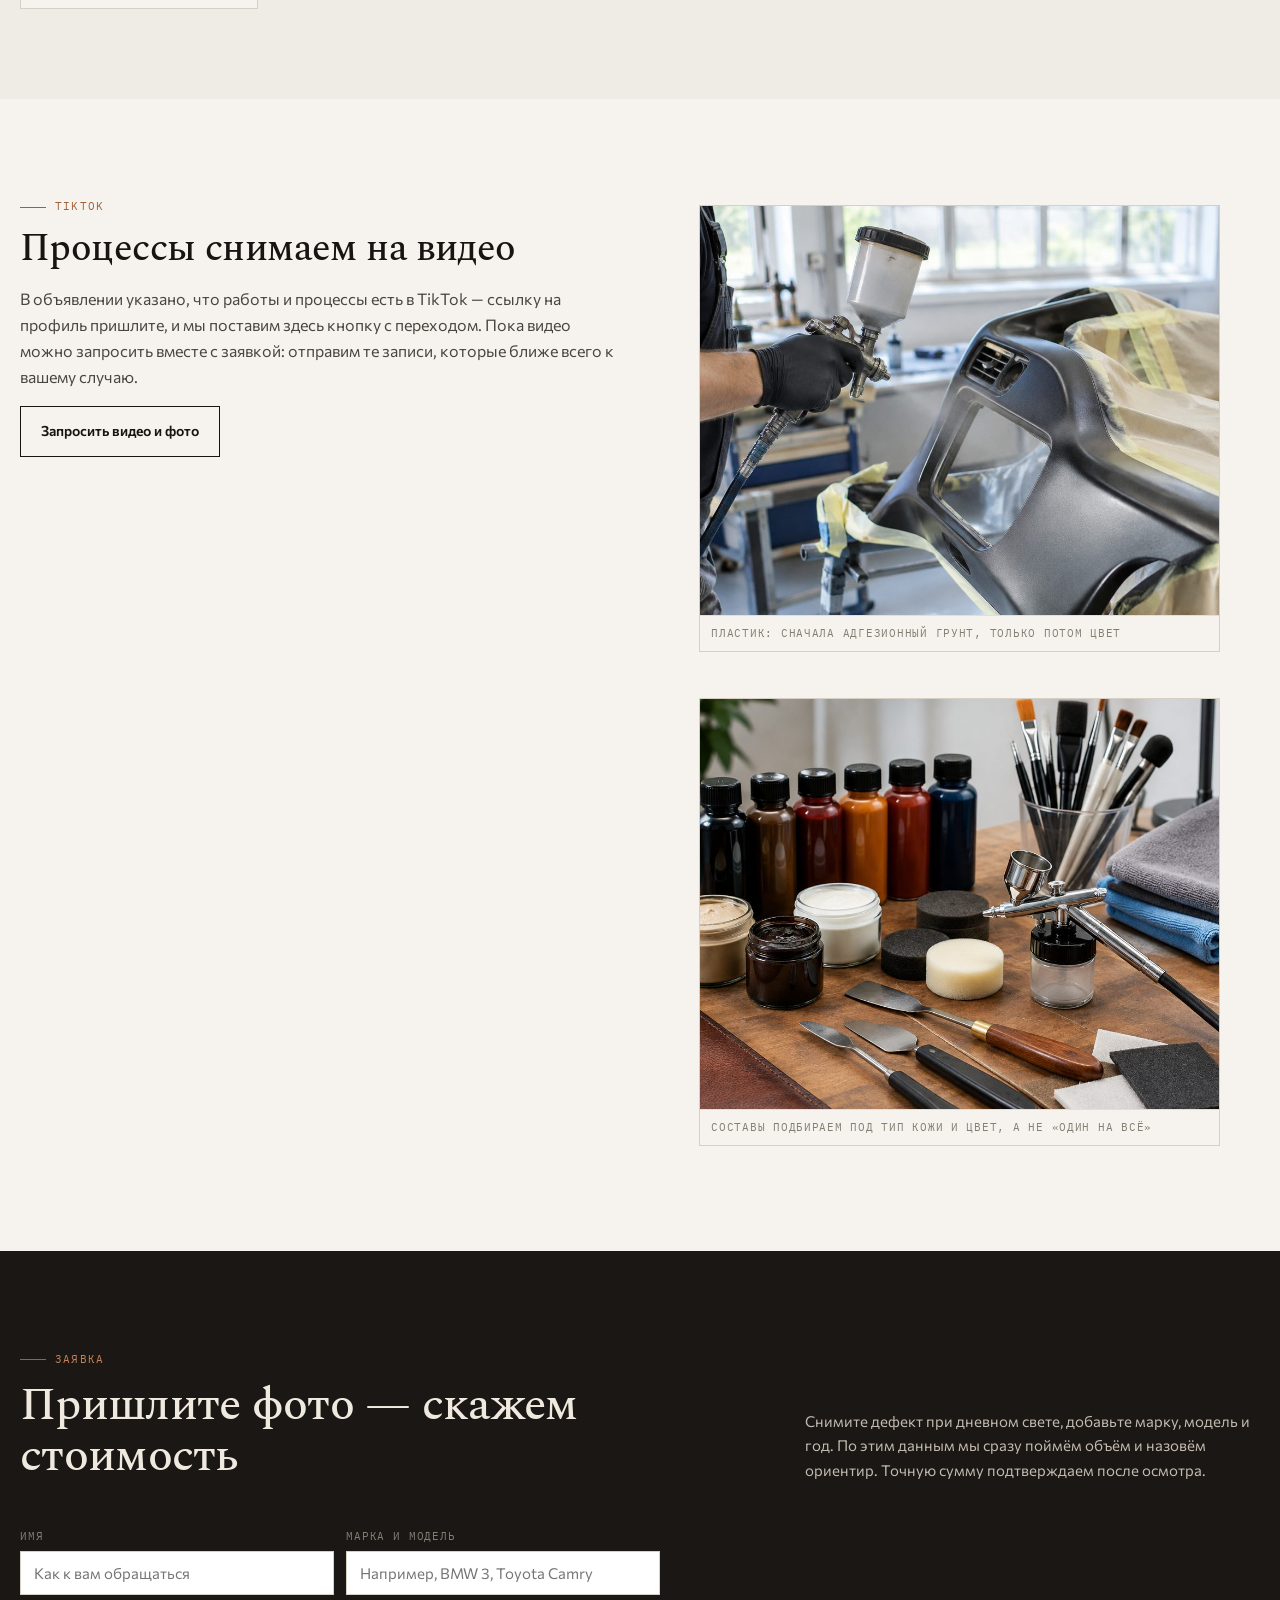
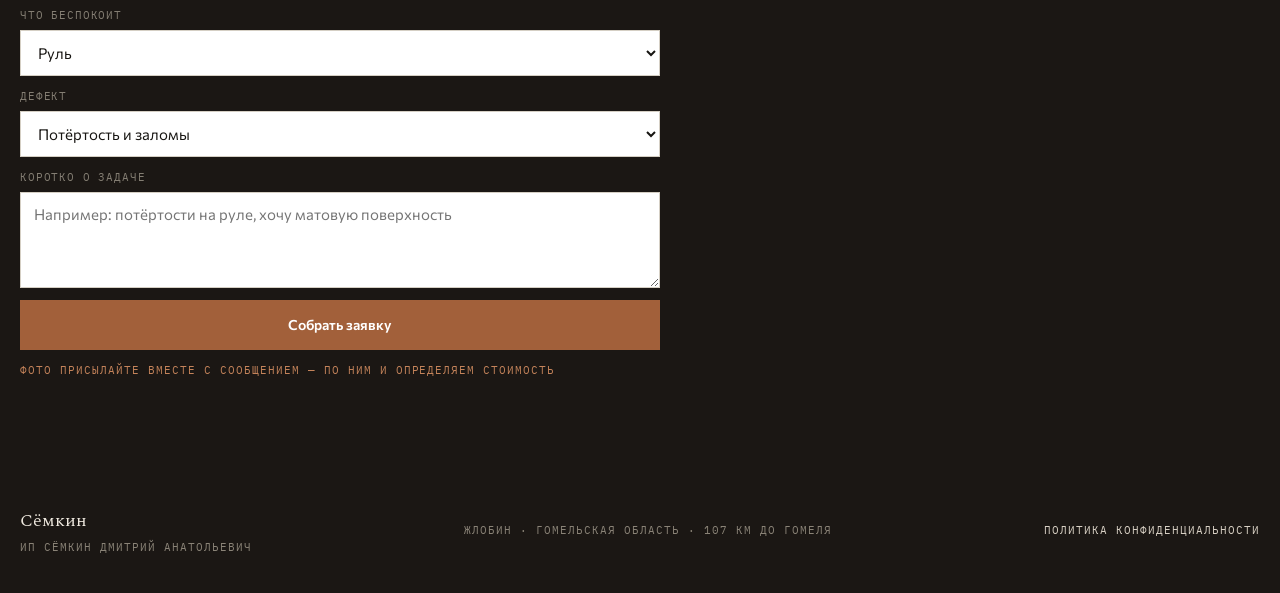
<file: raboty.html>
<!doctype html><html lang="ru"><head>
<meta charset="utf-8"><meta name="viewport" content="width=device-width,initial-scale=1">
<title>Работы: реставрация кожи и пластика — Жлобин | ИП Сёмкин</title><meta name="description" content="Примеры работ по реставрации кожи и пластика: сиденья, рули, панели, салон целиком. Жлобин, Гомельская область.">
<meta property="og:title" content="Работы: реставрация кожи и пластика — Жлобин | ИП Сёмкин"><meta property="og:description" content="Примеры работ по реставрации кожи и пластика: сиденья, рули, панели, салон целиком. Жлобин, Гомельская область.">
<meta property="og:type" content="website"><meta property="og:locale" content="ru_BY">
<link rel="icon" href="assets/img/favicon.svg" type="image/svg+xml">
<link rel="preconnect" href="https://fonts.googleapis.com"><link rel="preconnect" href="https://fonts.gstatic.com" crossorigin>
<link href="https://fonts.googleapis.com/css2?family=Spectral:ital,wght@0,400;0,500;0,600;1,400&family=Commissioner:wght@400;500;600&family=IBM+Plex+Mono:wght@400;500&display=swap" rel="stylesheet">
<style>:root{--paper:#EFECE6;--paper2:#F6F3EE;--ink:#171512;--ink2:#4A463F;--ink3:#847E73;
--deep:#1B1714;--line:#D5CFC4;--line2:#E4DED3;--lea:#A2603A;--lea2:#C4835A;--cool:#4F5F55;
--fd:'Spectral',Georgia,serif;--ft:'Commissioner',system-ui,sans-serif;--fm:'IBM Plex Mono',monospace}
*{box-sizing:border-box}html{-webkit-text-size-adjust:100%}body{margin:0;background:var(--paper);color:var(--ink);
font:16px/1.62 var(--ft);overflow-x:hidden}body.is-locked{overflow:hidden}
a{color:inherit;text-decoration:none}img{max-width:100%;display:block}button{font:inherit;cursor:pointer}
[hidden]{display:none!important}.mono{font-family:var(--fm);font-size:11px;letter-spacing:.09em;text-transform:uppercase;color:var(--ink3)}
.wrap{width:min(1240px,calc(100% - 36px));margin:0 auto}
.top{position:sticky;top:0;z-index:30;background:rgba(239,236,230,.96);backdrop-filter:blur(12px);border-bottom:1px solid var(--line)}
.top__row{display:flex;align-items:center;gap:12px;min-height:66px;min-width:0;flex-wrap:nowrap}
.brand{min-width:0;overflow:hidden;white-space:nowrap}
.brand{font:600 20px/1 var(--fd);letter-spacing:-.01em;display:flex;align-items:baseline;gap:9px;flex:none}
.brand b{font-weight:600}.brand span{font-family:var(--fm);font-size:10px;letter-spacing:.1em;color:var(--ink3);text-transform:uppercase}
.top__sp{flex:1;min-width:6px}
.brand{min-width:0;overflow:hidden;white-space:nowrap}
@media (max-width:560px){.brand span{display:none}.brand{font-size:19px}}
@media (max-width:380px){.brand{font-size:17px}}

.btn{display:inline-flex;align-items:center;justify-content:center;gap:9px;background:var(--ink);color:var(--paper);
border:1px solid var(--ink);padding:13px 20px;font-size:14px;font-weight:600;transition:transform .2s,background .2s}
.btn:hover{transform:translateY(-1px)}.btn--alt{background:transparent;color:var(--ink)}.btn--lea{background:var(--lea);border-color:var(--lea);color:#fff}
.btn--sm{padding:10px 15px;font-size:13px}
.burger{display:none;width:44px;height:40px;border:1px solid var(--line);background:transparent;align-items:center;justify-content:center;flex:none}
.burger span{display:block;width:18px;height:1.5px;background:var(--ink);position:relative}
.burger span::before,.burger span::after{content:"";position:absolute;left:0;width:18px;height:1.5px;background:var(--ink)}
.burger span::before{top:-6px}.burger span::after{top:6px}
.navbar{border-top:1px solid var(--line2);position:relative}
.navbar__in{display:flex;gap:2px;overflow-x:auto;scrollbar-width:none;-ms-overflow-style:none}
.navbar__in::-webkit-scrollbar{display:none;height:0}
.navbar a{flex:none;font-family:var(--fm);font-size:11px;letter-spacing:.07em;text-transform:uppercase;color:var(--ink2);
padding:12px 12px;border-bottom:2px solid transparent;white-space:nowrap}
.navbar a:hover{color:var(--ink);border-color:var(--lea)}
.navbar a[aria-current="page"]{color:var(--lea);border-color:var(--lea)}
@media (min-width:820px){.navbar::after{display:none}}
.navbar::after{content:"";position:absolute;right:0;top:0;bottom:0;width:32px;pointer-events:none;
background:linear-gradient(90deg,rgba(239,236,230,0),rgba(239,236,230,.97))}
.drawer{position:fixed;inset:0;z-index:80;display:none;background:rgba(23,21,18,.55);backdrop-filter:blur(4px)}
.drawer.is-open{display:block}
.drawer__inner{position:absolute;right:0;top:0;bottom:0;width:min(340px,90vw);background:var(--paper);
padding:18px;display:flex;flex-direction:column;gap:4px;overflow-y:auto}
.drawer__close{align-self:flex-end;width:42px;height:42px;border:1px solid var(--line);background:transparent;font-size:20px;line-height:1}
.drawer a.dl{padding:13px 4px;border-bottom:1px solid var(--line2);font-weight:500}
.fbar{display:none;position:fixed;left:0;right:0;bottom:0;z-index:60;background:rgba(239,236,230,.97);
border-top:1px solid var(--line);padding:8px 10px;gap:8px;backdrop-filter:blur(10px)}
.fbar a{flex:1;text-align:center;padding:12px 6px;font-size:13px;font-weight:600;border:1px solid var(--ink)}
.fbar a:first-child{background:var(--ink);color:var(--paper)}
@media (max-width:859px){.fbar{display:flex}body{padding-bottom:64px}.burger{display:inline-flex}.top .btn--head{display:none}}
h1,h2,h3{font-family:var(--fd);font-weight:500;letter-spacing:-.015em;line-height:1.1;margin:0}
.eyebrow{display:inline-flex;align-items:center;gap:9px;font-family:var(--fm);font-size:11px;letter-spacing:.11em;text-transform:uppercase;color:var(--lea)}
.eyebrow::before{content:"";width:26px;height:1px;background:var(--lea)}
</style>
<link rel="stylesheet" href="assets/css/site.v1.css">
</head><body>
<header class="top">
  <div class="wrap top__row">
    <a class="brand" href="index.html"><b>Сёмкин</b><span>кожа и пластик · Жлобин</span></a>
    <span class="top__sp"></span>
    <a class="btn btn--sm btn--head" href="kontakty.html#zayavka">Прислать фото</a>
    <button class="burger" id="burger" aria-label="Открыть меню" aria-expanded="false" aria-controls="drawer"><span></span></button>
  </div>
  <nav class="navbar" aria-label="Страницы сайта"><div class="wrap navbar__in"><a href="uslugi.html">Услуги</a><a href="kozha.html">Кожа</a><a href="ruli.html">Рули</a><a href="plastik.html">Пластик</a><a href="marki.html">Марки</a><a href="raboty.html" aria-current="page">Работы</a><a href="o-mastere.html">О мастере</a><a href="kontakty.html">Контакты</a></div></nav>
</header>
<div class="drawer" id="drawer" hidden>
  <div class="drawer__inner" role="dialog" aria-modal="true" aria-label="Меню">
    <button class="drawer__close" id="drawerClose" aria-label="Закрыть меню">×</button>
    <a class="dl" href="uslugi.html">Услуги</a><a class="dl" href="kozha.html">Кожа</a><a class="dl" href="ruli.html">Рули</a><a class="dl" href="plastik.html">Пластик</a><a class="dl" href="marki.html">Марки</a><a class="dl" href="raboty.html">Работы</a><a class="dl" href="o-mastere.html">О мастере</a><a class="dl" href="kontakty.html">Контакты</a>
    <a class="dl" href="kontakty.html#zayavka">Прислать фото</a>
  </div>
</div>
<section class="hero">
<img class="hero__bg" src="assets/img/hero.jpg" alt="Работа по восстановлению кожи сиденья" fetchpriority="high">
<div class="hero__scrim"></div>
<div class="hero__in"><span class="eyebrow">Работы · фактура</span><h1>Процесс важнее одного кадра</h1>
<p class="lead">Восстановление видно не по финальному фото, а по тому, как совпадают фактура и цвет на соседних элементах.</p>
<div class="hero__cta"><a class="btn" href="kontakty.html#zayavka">Прислать фото и марку</a><a class="btn btn--ghost" href="uslugi.html">Что делаем</a></div>
<div class="hero__facts"><span>Сиденья</span><span>Рули</span><span>Пластик</span><span>Салон целиком</span></div></div></section>
<main>
<section class="sec"><div class="wrap">
  <div class="shead"><div><span class="eyebrow">Галерея</span><h2>Что делали</h2></div>
  <p>На снимках — элементы в работе и после. Больше процессов выкладываем в TikTok: там видно промежуточные этапы, а не только результат.</p></div>
  <div class="gal">
<figure><img src="assets/img/hero.jpg" alt="Реставрация кожи сиденья"><figcaption>Сиденье: работа по месту</figcaption></figure>
<figure><img src="assets/img/wheel.jpg" alt="Матовый кожаный руль"><figcaption>Руль: снятие блеска</figcaption></figure>
<figure><img src="assets/img/worn.jpg" alt="Потёртая кожа до работы"><figcaption>До работы: заломы</figcaption></figure>
<figure><img src="assets/img/cabin.jpg" alt="Салон после реставрации"><figcaption>Салон целиком</figcaption></figure>
<figure><img src="assets/img/plastic.jpg" alt="Покраска пластика"><figcaption>Пластик: покраска</figcaption></figure>
<figure><img src="assets/img/tools.jpg" alt="Инструмент мастера"><figcaption>Составы и инструмент</figcaption></figure>
</div>
</div></section>
<section class="sec sec--paper2"><div class="wrap grid2">
  <div><span class="eyebrow">TikTok</span><h2 style="font-size:clamp(1.7rem,3vw,2.4rem);margin:12px 0 16px">Процессы снимаем на видео</h2>
  <p style="color:var(--ink2)">В объявлении указано, что работы и процессы есть в TikTok — ссылку на профиль пришлите, и мы поставим здесь кнопку с переходом. Пока видео можно запросить вместе с заявкой: отправим те записи, которые ближе всего к вашему случаю.</p>
  <a class="btn btn--alt" href="kontakty.html#zayavka">Запросить видео и фото</a></div>
  <div style="display:grid;gap:14px"><figure class="photo"><img src="assets/img/plastic.jpg" alt="Покраска пластиковой панели в мастерской"><figcaption>Пластик: сначала адгезионный грунт, только потом цвет</figcaption></figure><figure class="photo"><img src="assets/img/tools.jpg" alt="Инструменты и составы для реставрации кожи"><figcaption>Составы подбираем под тип кожи и цвет, а не «один на всё»</figcaption></figure></div>
</div></section>
<section class="sec sec--deep"><div class="wrap">
<div class="shead"><div><span class="eyebrow">Заявка</span><h2>Пришлите фото — скажем стоимость</h2></div>
<p>Снимите дефект при дневном свете, добавьте марку, модель и год. По этим данным мы сразу поймём объём и назовём ориентир. Точную сумму подтверждаем после осмотра.</p></div>
<div style="max-width:640px"><form class="form" id="leadForm" novalidate>
  <div class="row2">
    <label>Имя<input type="text" name="name" placeholder="Как к вам обращаться" autocomplete="name"></label>
    <label>Марка и модель<input type="text" name="car" placeholder="Например, BMW 3, Toyota Camry"></label>
  </div>
  <label>Что беспокоит
    <select name="zone"><option>Руль</option><option>Боковая поддержка сиденья</option><option>Подушка сиденья</option><option>Панель и пластик</option><option>Дверная карта</option><option>Подлокотник</option><option>Несколько элементов</option></select>
  </label>
  <label>Дефект
    <select name="defect"><option>Потёртость и заломы</option><option>Порез</option><option>Трещины</option><option>Прожог</option><option>Жирный блеск</option><option>Сошла краска</option></select>
  </label>
  <label>Коротко о задаче<textarea name="note" placeholder="Например: потёртости на руле, хочу матовую поверхность"></textarea></label>
  <button class="btn btn--lea" type="submit">Собрать заявку</button>
  <p class="mono" style="margin:0">Фото присылайте вместе с сообщением — по ним и определяем стоимость</p>
  <div class="out" id="out" hidden></div>
</form></div>
</div></section>
</main>
<footer><div class="wrap foot">
  <div><div style="font-family:var(--fd);font-size:18px;color:#EFE9DF;margin-bottom:4px">Сёмкин</div>
  <div class="mono">ИП Сёмкин Дмитрий Анатольевич</div></div>
  <div class="mono">Жлобин · Гомельская область · 107 км до Гомеля</div>
  <div class="mono"><a href="politika.html">Политика конфиденциальности</a></div>
</div></footer>
<div class="fbar"><a href="kontakty.html#zayavka">Заявка</a><a href="raboty.html">Работы</a><a href="uslugi.html">Услуги</a></div>
<script src="assets/js/main.v1.js" defer></script>
</body></html>
</file>
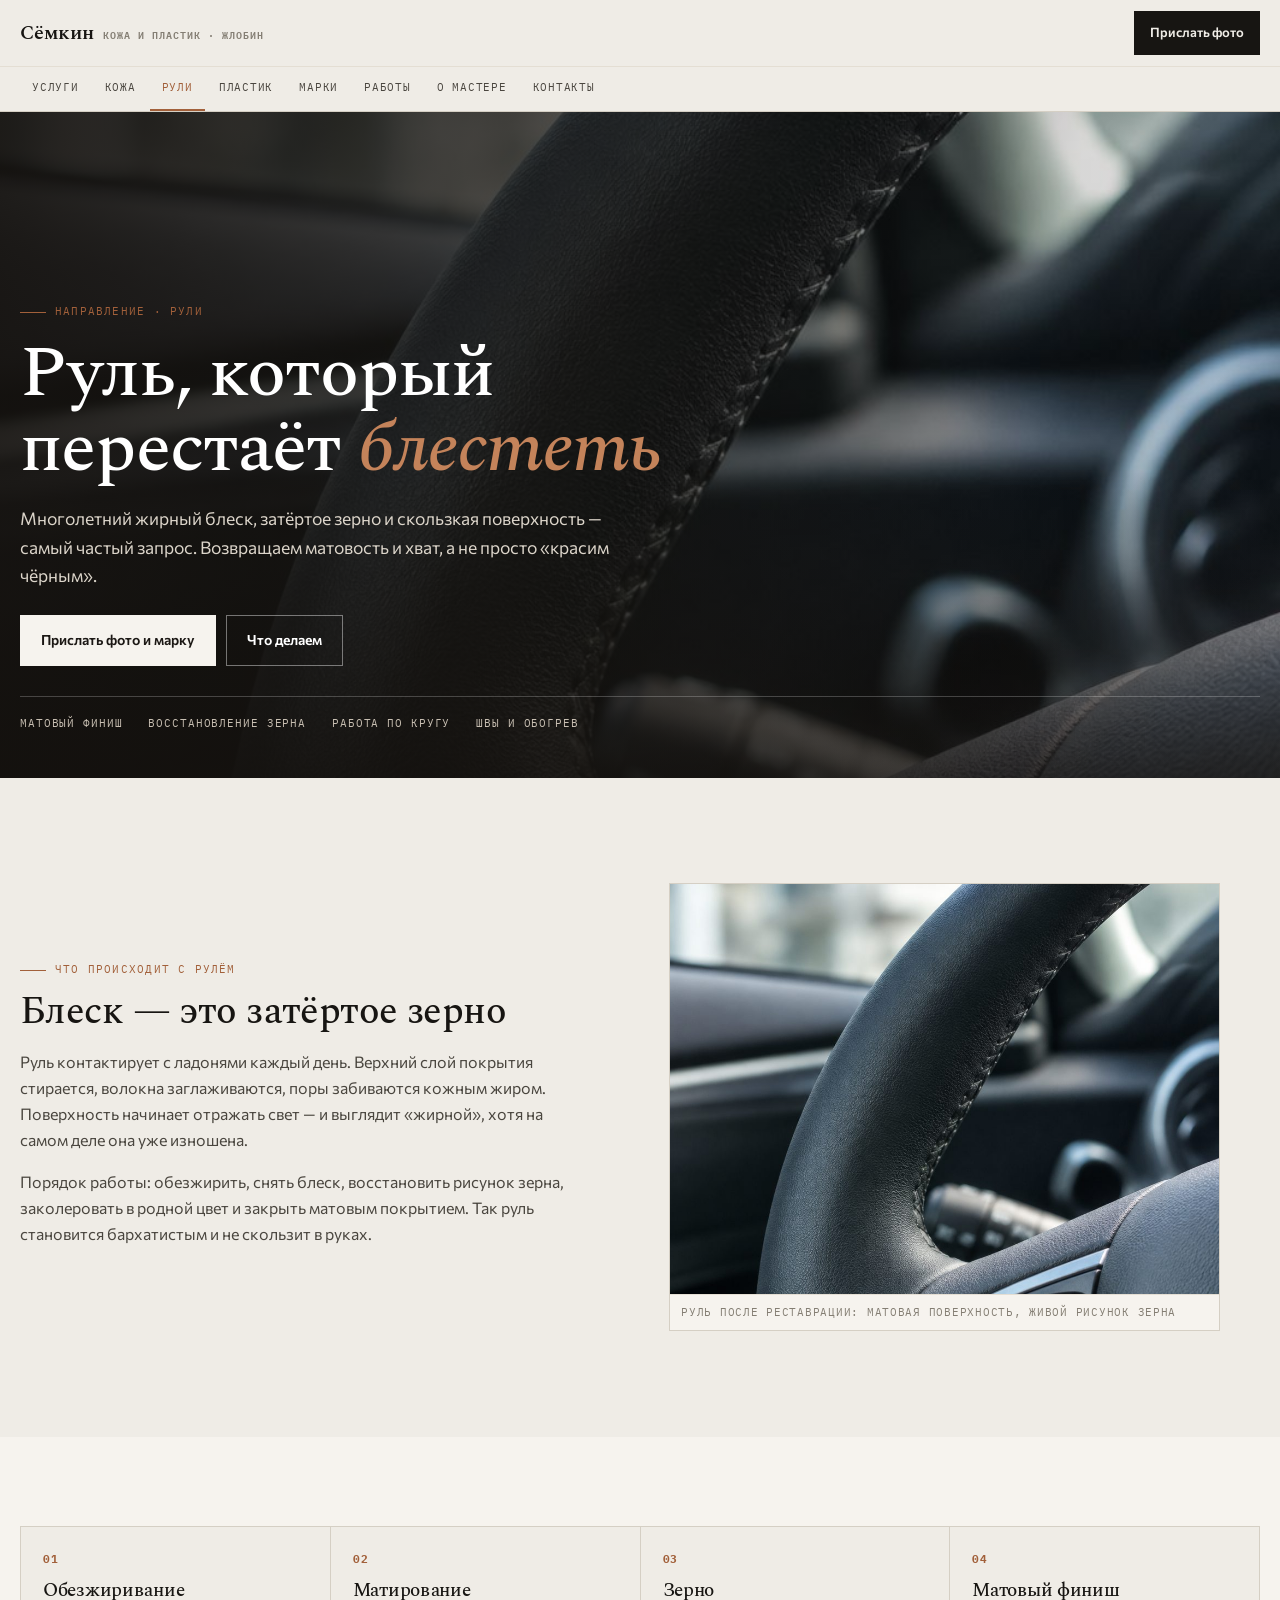
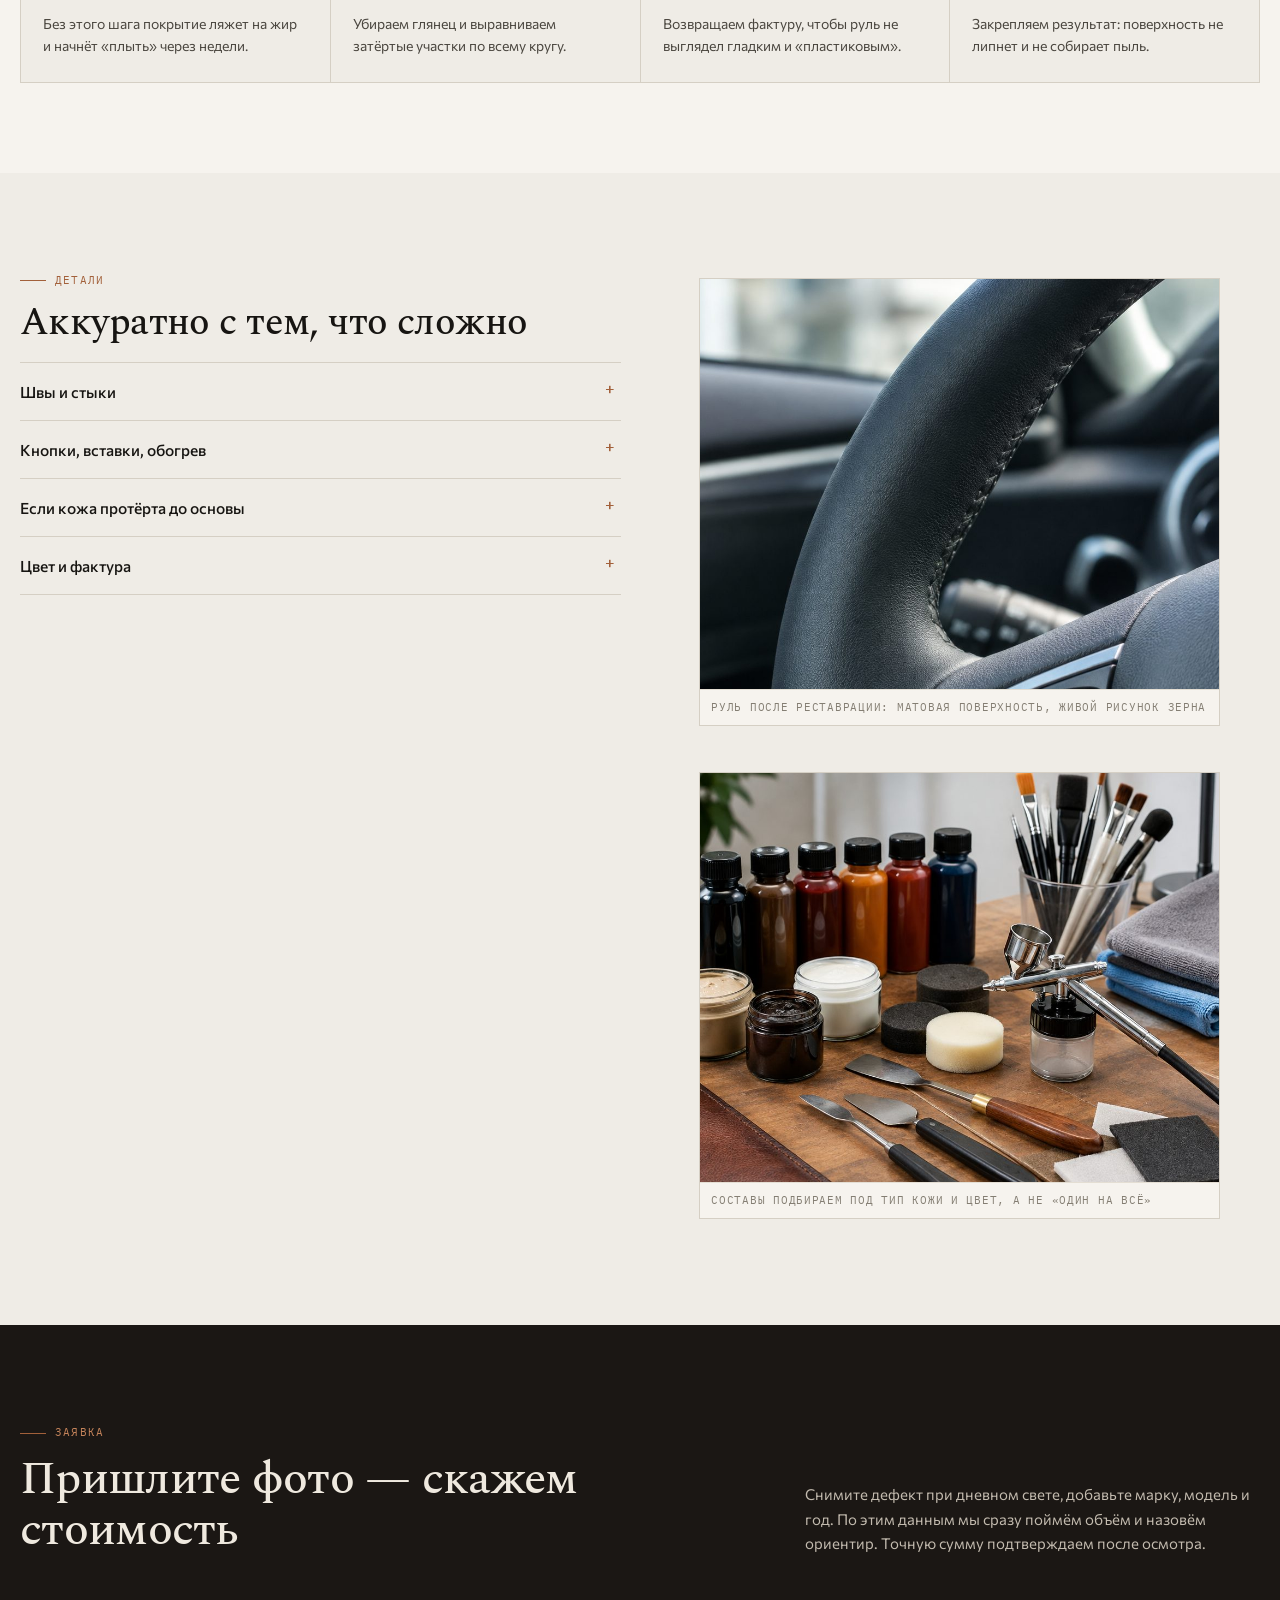
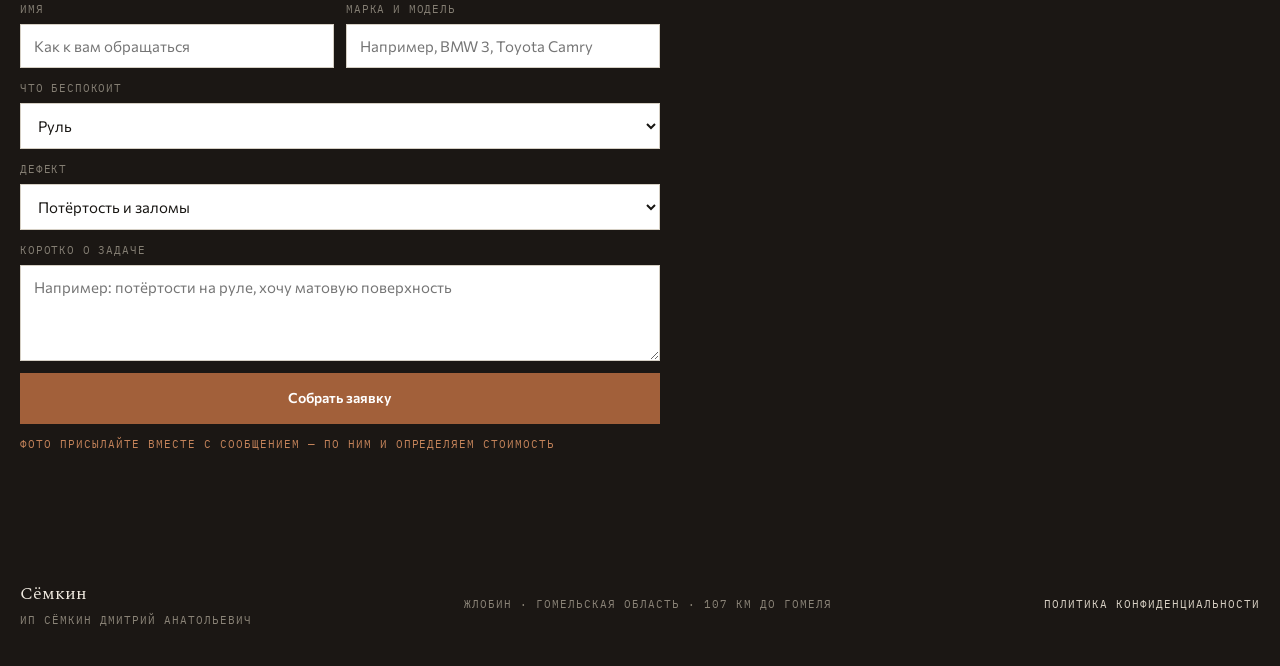
<file: ruli.html>
<!doctype html><html lang="ru"><head>
<meta charset="utf-8"><meta name="viewport" content="width=device-width,initial-scale=1">
<title>Реставрация кожаного руля в Жлобине — убрать блеск и вернуть матовость | Сёмкин</title><meta name="description" content="Реставрация кожаных рулей в Жлобине: снимаем жирный блеск, восстанавливаем зерно, делаем поверхность матовой и бархатистой. ИП Сёмкин Д. А.">
<meta property="og:title" content="Реставрация кожаного руля в Жлобине — убрать блеск и вернуть матовость | Сёмкин"><meta property="og:description" content="Реставрация кожаных рулей в Жлобине: снимаем жирный блеск, восстанавливаем зерно, делаем поверхность матовой и бархатистой. ИП Сёмкин Д. А.">
<meta property="og:type" content="website"><meta property="og:locale" content="ru_BY">
<link rel="icon" href="assets/img/favicon.svg" type="image/svg+xml">
<link rel="preconnect" href="https://fonts.googleapis.com"><link rel="preconnect" href="https://fonts.gstatic.com" crossorigin>
<link href="https://fonts.googleapis.com/css2?family=Spectral:ital,wght@0,400;0,500;0,600;1,400&family=Commissioner:wght@400;500;600&family=IBM+Plex+Mono:wght@400;500&display=swap" rel="stylesheet">
<style>:root{--paper:#EFECE6;--paper2:#F6F3EE;--ink:#171512;--ink2:#4A463F;--ink3:#847E73;
--deep:#1B1714;--line:#D5CFC4;--line2:#E4DED3;--lea:#A2603A;--lea2:#C4835A;--cool:#4F5F55;
--fd:'Spectral',Georgia,serif;--ft:'Commissioner',system-ui,sans-serif;--fm:'IBM Plex Mono',monospace}
*{box-sizing:border-box}html{-webkit-text-size-adjust:100%}body{margin:0;background:var(--paper);color:var(--ink);
font:16px/1.62 var(--ft);overflow-x:hidden}body.is-locked{overflow:hidden}
a{color:inherit;text-decoration:none}img{max-width:100%;display:block}button{font:inherit;cursor:pointer}
[hidden]{display:none!important}.mono{font-family:var(--fm);font-size:11px;letter-spacing:.09em;text-transform:uppercase;color:var(--ink3)}
.wrap{width:min(1240px,calc(100% - 36px));margin:0 auto}
.top{position:sticky;top:0;z-index:30;background:rgba(239,236,230,.96);backdrop-filter:blur(12px);border-bottom:1px solid var(--line)}
.top__row{display:flex;align-items:center;gap:12px;min-height:66px;min-width:0;flex-wrap:nowrap}
.brand{min-width:0;overflow:hidden;white-space:nowrap}
.brand{font:600 20px/1 var(--fd);letter-spacing:-.01em;display:flex;align-items:baseline;gap:9px;flex:none}
.brand b{font-weight:600}.brand span{font-family:var(--fm);font-size:10px;letter-spacing:.1em;color:var(--ink3);text-transform:uppercase}
.top__sp{flex:1;min-width:6px}
.brand{min-width:0;overflow:hidden;white-space:nowrap}
@media (max-width:560px){.brand span{display:none}.brand{font-size:19px}}
@media (max-width:380px){.brand{font-size:17px}}

.btn{display:inline-flex;align-items:center;justify-content:center;gap:9px;background:var(--ink);color:var(--paper);
border:1px solid var(--ink);padding:13px 20px;font-size:14px;font-weight:600;transition:transform .2s,background .2s}
.btn:hover{transform:translateY(-1px)}.btn--alt{background:transparent;color:var(--ink)}.btn--lea{background:var(--lea);border-color:var(--lea);color:#fff}
.btn--sm{padding:10px 15px;font-size:13px}
.burger{display:none;width:44px;height:40px;border:1px solid var(--line);background:transparent;align-items:center;justify-content:center;flex:none}
.burger span{display:block;width:18px;height:1.5px;background:var(--ink);position:relative}
.burger span::before,.burger span::after{content:"";position:absolute;left:0;width:18px;height:1.5px;background:var(--ink)}
.burger span::before{top:-6px}.burger span::after{top:6px}
.navbar{border-top:1px solid var(--line2);position:relative}
.navbar__in{display:flex;gap:2px;overflow-x:auto;scrollbar-width:none;-ms-overflow-style:none}
.navbar__in::-webkit-scrollbar{display:none;height:0}
.navbar a{flex:none;font-family:var(--fm);font-size:11px;letter-spacing:.07em;text-transform:uppercase;color:var(--ink2);
padding:12px 12px;border-bottom:2px solid transparent;white-space:nowrap}
.navbar a:hover{color:var(--ink);border-color:var(--lea)}
.navbar a[aria-current="page"]{color:var(--lea);border-color:var(--lea)}
@media (min-width:820px){.navbar::after{display:none}}
.navbar::after{content:"";position:absolute;right:0;top:0;bottom:0;width:32px;pointer-events:none;
background:linear-gradient(90deg,rgba(239,236,230,0),rgba(239,236,230,.97))}
.drawer{position:fixed;inset:0;z-index:80;display:none;background:rgba(23,21,18,.55);backdrop-filter:blur(4px)}
.drawer.is-open{display:block}
.drawer__inner{position:absolute;right:0;top:0;bottom:0;width:min(340px,90vw);background:var(--paper);
padding:18px;display:flex;flex-direction:column;gap:4px;overflow-y:auto}
.drawer__close{align-self:flex-end;width:42px;height:42px;border:1px solid var(--line);background:transparent;font-size:20px;line-height:1}
.drawer a.dl{padding:13px 4px;border-bottom:1px solid var(--line2);font-weight:500}
.fbar{display:none;position:fixed;left:0;right:0;bottom:0;z-index:60;background:rgba(239,236,230,.97);
border-top:1px solid var(--line);padding:8px 10px;gap:8px;backdrop-filter:blur(10px)}
.fbar a{flex:1;text-align:center;padding:12px 6px;font-size:13px;font-weight:600;border:1px solid var(--ink)}
.fbar a:first-child{background:var(--ink);color:var(--paper)}
@media (max-width:859px){.fbar{display:flex}body{padding-bottom:64px}.burger{display:inline-flex}.top .btn--head{display:none}}
h1,h2,h3{font-family:var(--fd);font-weight:500;letter-spacing:-.015em;line-height:1.1;margin:0}
.eyebrow{display:inline-flex;align-items:center;gap:9px;font-family:var(--fm);font-size:11px;letter-spacing:.11em;text-transform:uppercase;color:var(--lea)}
.eyebrow::before{content:"";width:26px;height:1px;background:var(--lea)}
</style>
<link rel="stylesheet" href="assets/css/site.v1.css">
</head><body>
<header class="top">
  <div class="wrap top__row">
    <a class="brand" href="index.html"><b>Сёмкин</b><span>кожа и пластик · Жлобин</span></a>
    <span class="top__sp"></span>
    <a class="btn btn--sm btn--head" href="kontakty.html#zayavka">Прислать фото</a>
    <button class="burger" id="burger" aria-label="Открыть меню" aria-expanded="false" aria-controls="drawer"><span></span></button>
  </div>
  <nav class="navbar" aria-label="Страницы сайта"><div class="wrap navbar__in"><a href="uslugi.html">Услуги</a><a href="kozha.html">Кожа</a><a href="ruli.html" aria-current="page">Рули</a><a href="plastik.html">Пластик</a><a href="marki.html">Марки</a><a href="raboty.html">Работы</a><a href="o-mastere.html">О мастере</a><a href="kontakty.html">Контакты</a></div></nav>
</header>
<div class="drawer" id="drawer" hidden>
  <div class="drawer__inner" role="dialog" aria-modal="true" aria-label="Меню">
    <button class="drawer__close" id="drawerClose" aria-label="Закрыть меню">×</button>
    <a class="dl" href="uslugi.html">Услуги</a><a class="dl" href="kozha.html">Кожа</a><a class="dl" href="ruli.html">Рули</a><a class="dl" href="plastik.html">Пластик</a><a class="dl" href="marki.html">Марки</a><a class="dl" href="raboty.html">Работы</a><a class="dl" href="o-mastere.html">О мастере</a><a class="dl" href="kontakty.html">Контакты</a>
    <a class="dl" href="kontakty.html#zayavka">Прислать фото</a>
  </div>
</div>
<section class="hero">
<img class="hero__bg" src="assets/img/wheel.jpg" alt="Кожаный руль после восстановления матовой поверхности" fetchpriority="high">
<div class="hero__scrim"></div>
<div class="hero__in"><span class="eyebrow">Направление · рули</span><h1>Руль, который перестаёт <em>блестеть</em></h1>
<p class="lead">Многолетний жирный блеск, затёртое зерно и скользкая поверхность — самый частый запрос. Возвращаем матовость и хват, а не просто «красим чёрным».</p>
<div class="hero__cta"><a class="btn" href="kontakty.html#zayavka">Прислать фото и марку</a><a class="btn btn--ghost" href="uslugi.html">Что делаем</a></div>
<div class="hero__facts"><span>Матовый финиш</span><span>Восстановление зерна</span><span>Работа по кругу</span><span>Швы и обогрев</span></div></div></section>
<main>
<section class="sec"><div class="wrap grid2 grid2--img">
  <div><span class="eyebrow">Что происходит с рулём</span>
  <h2 style="font-size:clamp(1.7rem,3vw,2.5rem);margin:12px 0 16px">Блеск — это затёртое зерно</h2>
  <p style="color:var(--ink2)">Руль контактирует с ладонями каждый день. Верхний слой покрытия стирается, волокна заглаживаются, поры забиваются кожным жиром. Поверхность начинает отражать свет — и выглядит «жирной», хотя на самом деле она уже изношена.</p>
  <p style="color:var(--ink2)">Порядок работы: обезжирить, снять блеск, восстановить рисунок зерна, заколеровать в родной цвет и закрыть матовым покрытием. Так руль становится бархатистым и не скользит в руках.</p></div>
  <figure class="photo"><img src="assets/img/wheel.jpg" alt="Восстановленный кожаный руль с матовой поверхностью"><figcaption>Руль после реставрации: матовая поверхность, живой рисунок зерна</figcaption></figure>
</div></section>

<section class="sec sec--paper2"><div class="wrap">
  <div class="cards">
    <div class="card"><b>01</b><h3>Обезжиривание</h3><p>Без этого шага покрытие ляжет на жир и начнёт «плыть» через недели.</p></div>
    <div class="card"><b>02</b><h3>Матирование</h3><p>Убираем глянец и выравниваем затёртые участки по всему кругу.</p></div>
    <div class="card"><b>03</b><h3>Зерно</h3><p>Возвращаем фактуру, чтобы руль не выглядел гладким и «пластиковым».</p></div>
    <div class="card"><b>04</b><h3>Матовый финиш</h3><p>Закрепляем результат: поверхность не липнет и не собирает пыль.</p></div>
  </div>
</div></section>

<section class="sec"><div class="wrap grid2">
  <div><span class="eyebrow">Детали</span><h2 style="font-size:clamp(1.7rem,3vw,2.5rem);margin:12px 0 18px">Аккуратно с тем, что сложно</h2>
  <div class="acc"><details><summary>Швы и стыки</summary><p>На руле есть шов и переходы — их нельзя закрасить «в толщину», иначе руль начнёт выглядеть перешитым. Работаем по кромке шва.</p></details><details><summary>Кнопки, вставки, обогрев</summary><p>Закрываем и защищаем: состав не должен попасть в щели кнопок и в дефлекторы обогрева.</p></details><details><summary>Если кожа протёрта до основы</summary><p>Сначала восстанавливаем саму поверхность, потом цвет. Иначе покрытие провалится в потёртость.</p></details><details><summary>Цвет и фактура</summary><p>Матовая поверхность может выглядеть светлее глянцевой при том же цвете. Поэтому колеруем с проверкой при разном свете.</p></details></div></div>
  <div style="display:grid;gap:14px"><figure class="photo"><img src="assets/img/wheel.jpg" alt="Восстановленный кожаный руль с матовой поверхностью"><figcaption>Руль после реставрации: матовая поверхность, живой рисунок зерна</figcaption></figure><figure class="photo"><img src="assets/img/tools.jpg" alt="Инструменты и составы для реставрации кожи"><figcaption>Составы подбираем под тип кожи и цвет, а не «один на всё»</figcaption></figure></div>
</div></section>
<section class="sec sec--deep"><div class="wrap">
<div class="shead"><div><span class="eyebrow">Заявка</span><h2>Пришлите фото — скажем стоимость</h2></div>
<p>Снимите дефект при дневном свете, добавьте марку, модель и год. По этим данным мы сразу поймём объём и назовём ориентир. Точную сумму подтверждаем после осмотра.</p></div>
<div style="max-width:640px"><form class="form" id="leadForm" novalidate>
  <div class="row2">
    <label>Имя<input type="text" name="name" placeholder="Как к вам обращаться" autocomplete="name"></label>
    <label>Марка и модель<input type="text" name="car" placeholder="Например, BMW 3, Toyota Camry"></label>
  </div>
  <label>Что беспокоит
    <select name="zone"><option>Руль</option><option>Боковая поддержка сиденья</option><option>Подушка сиденья</option><option>Панель и пластик</option><option>Дверная карта</option><option>Подлокотник</option><option>Несколько элементов</option></select>
  </label>
  <label>Дефект
    <select name="defect"><option>Потёртость и заломы</option><option>Порез</option><option>Трещины</option><option>Прожог</option><option>Жирный блеск</option><option>Сошла краска</option></select>
  </label>
  <label>Коротко о задаче<textarea name="note" placeholder="Например: потёртости на руле, хочу матовую поверхность"></textarea></label>
  <button class="btn btn--lea" type="submit">Собрать заявку</button>
  <p class="mono" style="margin:0">Фото присылайте вместе с сообщением — по ним и определяем стоимость</p>
  <div class="out" id="out" hidden></div>
</form></div>
</div></section>
</main>
<footer><div class="wrap foot">
  <div><div style="font-family:var(--fd);font-size:18px;color:#EFE9DF;margin-bottom:4px">Сёмкин</div>
  <div class="mono">ИП Сёмкин Дмитрий Анатольевич</div></div>
  <div class="mono">Жлобин · Гомельская область · 107 км до Гомеля</div>
  <div class="mono"><a href="politika.html">Политика конфиденциальности</a></div>
</div></footer>
<div class="fbar"><a href="kontakty.html#zayavka">Заявка</a><a href="raboty.html">Работы</a><a href="uslugi.html">Услуги</a></div>
<script src="assets/js/main.v1.js" defer></script>
</body></html>
</file>
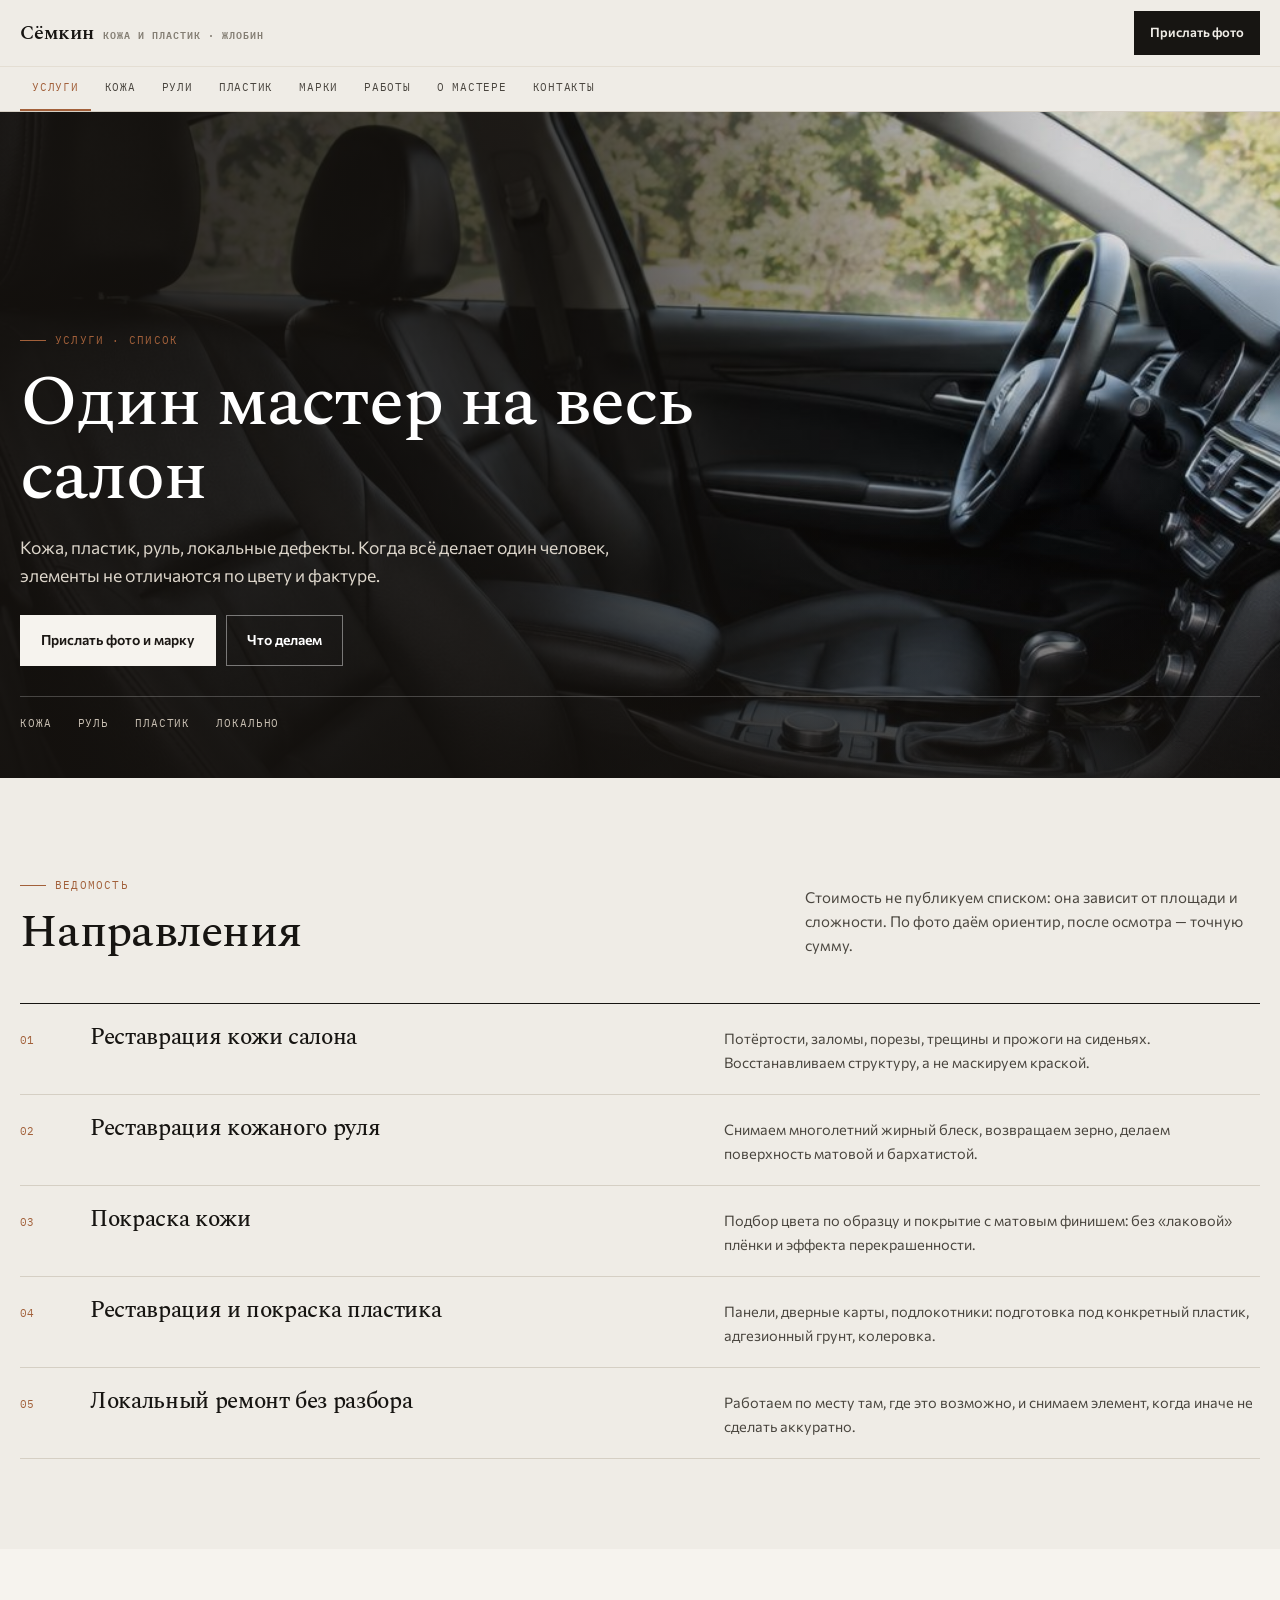
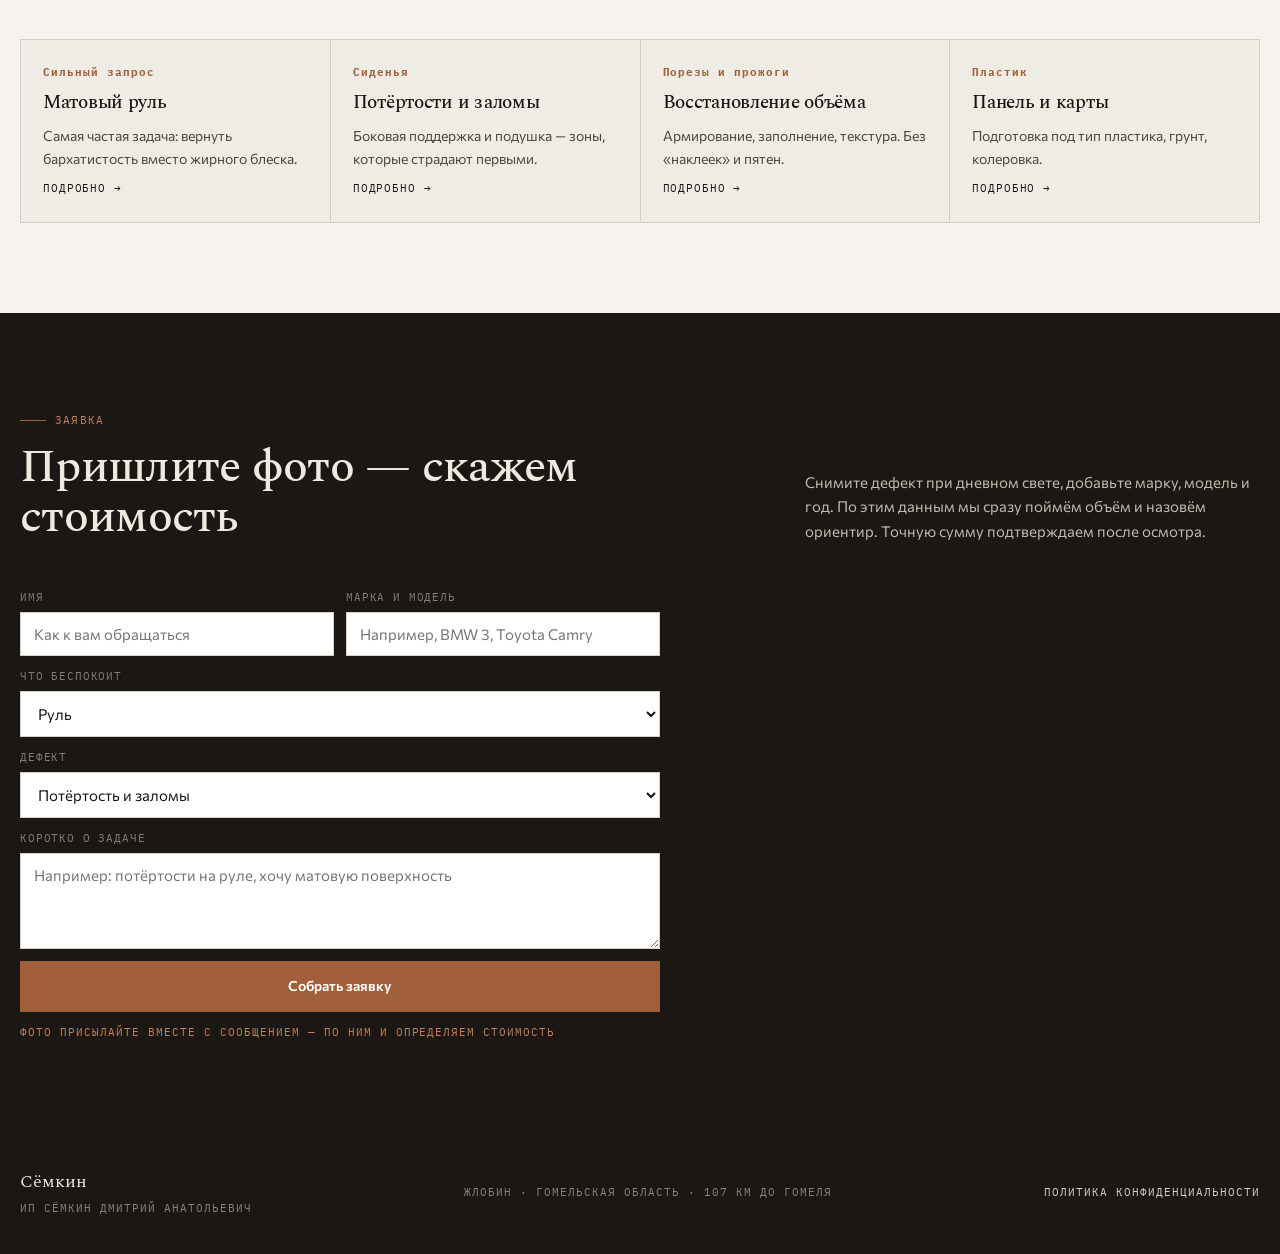
<file: uslugi.html>
<!doctype html><html lang="ru"><head>
<meta charset="utf-8"><meta name="viewport" content="width=device-width,initial-scale=1">
<title>Услуги: реставрация кожи и пластика, покраска — Жлобин | ИП Сёмкин</title><meta name="description" content="Полный список работ: реставрация кожи салона и руля, покраска кожи, реставрация и покраска пластика, локальный ремонт. Жлобин, Гомельская область.">
<meta property="og:title" content="Услуги: реставрация кожи и пластика, покраска — Жлобин | ИП Сёмкин"><meta property="og:description" content="Полный список работ: реставрация кожи салона и руля, покраска кожи, реставрация и покраска пластика, локальный ремонт. Жлобин, Гомельская область.">
<meta property="og:type" content="website"><meta property="og:locale" content="ru_BY">
<link rel="icon" href="assets/img/favicon.svg" type="image/svg+xml">
<link rel="preconnect" href="https://fonts.googleapis.com"><link rel="preconnect" href="https://fonts.gstatic.com" crossorigin>
<link href="https://fonts.googleapis.com/css2?family=Spectral:ital,wght@0,400;0,500;0,600;1,400&family=Commissioner:wght@400;500;600&family=IBM+Plex+Mono:wght@400;500&display=swap" rel="stylesheet">
<style>:root{--paper:#EFECE6;--paper2:#F6F3EE;--ink:#171512;--ink2:#4A463F;--ink3:#847E73;
--deep:#1B1714;--line:#D5CFC4;--line2:#E4DED3;--lea:#A2603A;--lea2:#C4835A;--cool:#4F5F55;
--fd:'Spectral',Georgia,serif;--ft:'Commissioner',system-ui,sans-serif;--fm:'IBM Plex Mono',monospace}
*{box-sizing:border-box}html{-webkit-text-size-adjust:100%}body{margin:0;background:var(--paper);color:var(--ink);
font:16px/1.62 var(--ft);overflow-x:hidden}body.is-locked{overflow:hidden}
a{color:inherit;text-decoration:none}img{max-width:100%;display:block}button{font:inherit;cursor:pointer}
[hidden]{display:none!important}.mono{font-family:var(--fm);font-size:11px;letter-spacing:.09em;text-transform:uppercase;color:var(--ink3)}
.wrap{width:min(1240px,calc(100% - 36px));margin:0 auto}
.top{position:sticky;top:0;z-index:30;background:rgba(239,236,230,.96);backdrop-filter:blur(12px);border-bottom:1px solid var(--line)}
.top__row{display:flex;align-items:center;gap:12px;min-height:66px;min-width:0;flex-wrap:nowrap}
.brand{min-width:0;overflow:hidden;white-space:nowrap}
.brand{font:600 20px/1 var(--fd);letter-spacing:-.01em;display:flex;align-items:baseline;gap:9px;flex:none}
.brand b{font-weight:600}.brand span{font-family:var(--fm);font-size:10px;letter-spacing:.1em;color:var(--ink3);text-transform:uppercase}
.top__sp{flex:1;min-width:6px}
.brand{min-width:0;overflow:hidden;white-space:nowrap}
@media (max-width:560px){.brand span{display:none}.brand{font-size:19px}}
@media (max-width:380px){.brand{font-size:17px}}

.btn{display:inline-flex;align-items:center;justify-content:center;gap:9px;background:var(--ink);color:var(--paper);
border:1px solid var(--ink);padding:13px 20px;font-size:14px;font-weight:600;transition:transform .2s,background .2s}
.btn:hover{transform:translateY(-1px)}.btn--alt{background:transparent;color:var(--ink)}.btn--lea{background:var(--lea);border-color:var(--lea);color:#fff}
.btn--sm{padding:10px 15px;font-size:13px}
.burger{display:none;width:44px;height:40px;border:1px solid var(--line);background:transparent;align-items:center;justify-content:center;flex:none}
.burger span{display:block;width:18px;height:1.5px;background:var(--ink);position:relative}
.burger span::before,.burger span::after{content:"";position:absolute;left:0;width:18px;height:1.5px;background:var(--ink)}
.burger span::before{top:-6px}.burger span::after{top:6px}
.navbar{border-top:1px solid var(--line2);position:relative}
.navbar__in{display:flex;gap:2px;overflow-x:auto;scrollbar-width:none;-ms-overflow-style:none}
.navbar__in::-webkit-scrollbar{display:none;height:0}
.navbar a{flex:none;font-family:var(--fm);font-size:11px;letter-spacing:.07em;text-transform:uppercase;color:var(--ink2);
padding:12px 12px;border-bottom:2px solid transparent;white-space:nowrap}
.navbar a:hover{color:var(--ink);border-color:var(--lea)}
.navbar a[aria-current="page"]{color:var(--lea);border-color:var(--lea)}
@media (min-width:820px){.navbar::after{display:none}}
.navbar::after{content:"";position:absolute;right:0;top:0;bottom:0;width:32px;pointer-events:none;
background:linear-gradient(90deg,rgba(239,236,230,0),rgba(239,236,230,.97))}
.drawer{position:fixed;inset:0;z-index:80;display:none;background:rgba(23,21,18,.55);backdrop-filter:blur(4px)}
.drawer.is-open{display:block}
.drawer__inner{position:absolute;right:0;top:0;bottom:0;width:min(340px,90vw);background:var(--paper);
padding:18px;display:flex;flex-direction:column;gap:4px;overflow-y:auto}
.drawer__close{align-self:flex-end;width:42px;height:42px;border:1px solid var(--line);background:transparent;font-size:20px;line-height:1}
.drawer a.dl{padding:13px 4px;border-bottom:1px solid var(--line2);font-weight:500}
.fbar{display:none;position:fixed;left:0;right:0;bottom:0;z-index:60;background:rgba(239,236,230,.97);
border-top:1px solid var(--line);padding:8px 10px;gap:8px;backdrop-filter:blur(10px)}
.fbar a{flex:1;text-align:center;padding:12px 6px;font-size:13px;font-weight:600;border:1px solid var(--ink)}
.fbar a:first-child{background:var(--ink);color:var(--paper)}
@media (max-width:859px){.fbar{display:flex}body{padding-bottom:64px}.burger{display:inline-flex}.top .btn--head{display:none}}
h1,h2,h3{font-family:var(--fd);font-weight:500;letter-spacing:-.015em;line-height:1.1;margin:0}
.eyebrow{display:inline-flex;align-items:center;gap:9px;font-family:var(--fm);font-size:11px;letter-spacing:.11em;text-transform:uppercase;color:var(--lea)}
.eyebrow::before{content:"";width:26px;height:1px;background:var(--lea)}
</style>
<link rel="stylesheet" href="assets/css/site.v1.css">
</head><body>
<header class="top">
  <div class="wrap top__row">
    <a class="brand" href="index.html"><b>Сёмкин</b><span>кожа и пластик · Жлобин</span></a>
    <span class="top__sp"></span>
    <a class="btn btn--sm btn--head" href="kontakty.html#zayavka">Прислать фото</a>
    <button class="burger" id="burger" aria-label="Открыть меню" aria-expanded="false" aria-controls="drawer"><span></span></button>
  </div>
  <nav class="navbar" aria-label="Страницы сайта"><div class="wrap navbar__in"><a href="uslugi.html" aria-current="page">Услуги</a><a href="kozha.html">Кожа</a><a href="ruli.html">Рули</a><a href="plastik.html">Пластик</a><a href="marki.html">Марки</a><a href="raboty.html">Работы</a><a href="o-mastere.html">О мастере</a><a href="kontakty.html">Контакты</a></div></nav>
</header>
<div class="drawer" id="drawer" hidden>
  <div class="drawer__inner" role="dialog" aria-modal="true" aria-label="Меню">
    <button class="drawer__close" id="drawerClose" aria-label="Закрыть меню">×</button>
    <a class="dl" href="uslugi.html">Услуги</a><a class="dl" href="kozha.html">Кожа</a><a class="dl" href="ruli.html">Рули</a><a class="dl" href="plastik.html">Пластик</a><a class="dl" href="marki.html">Марки</a><a class="dl" href="raboty.html">Работы</a><a class="dl" href="o-mastere.html">О мастере</a><a class="dl" href="kontakty.html">Контакты</a>
    <a class="dl" href="kontakty.html#zayavka">Прислать фото</a>
  </div>
</div>
<section class="hero">
<img class="hero__bg" src="assets/img/cabin.jpg" alt="Салон автомобиля после восстановления отделки" fetchpriority="high">
<div class="hero__scrim"></div>
<div class="hero__in"><span class="eyebrow">Услуги · список</span><h1>Один мастер на весь салон</h1>
<p class="lead">Кожа, пластик, руль, локальные дефекты. Когда всё делает один человек, элементы не отличаются по цвету и фактуре.</p>
<div class="hero__cta"><a class="btn" href="kontakty.html#zayavka">Прислать фото и марку</a><a class="btn btn--ghost" href="uslugi.html">Что делаем</a></div>
<div class="hero__facts"><span>Кожа</span><span>Руль</span><span>Пластик</span><span>Локально</span></div></div></section>
<main>
<section class="sec"><div class="wrap">
  <div class="shead"><div><span class="eyebrow">Ведомость</span><h2>Направления</h2></div>
  <p>Стоимость не публикуем списком: она зависит от площади и сложности. По фото даём ориентир, после осмотра — точную сумму.</p></div>
  <div class="vd"><a href="kozha.html"><span class="n">01</span><h3>Реставрация кожи салона</h3><p>Потёртости, заломы, порезы, трещины и прожоги на сиденьях. Восстанавливаем структуру, а не маскируем краской.</p></a><a href="ruli.html"><span class="n">02</span><h3>Реставрация кожаного руля</h3><p>Снимаем многолетний жирный блеск, возвращаем зерно, делаем поверхность матовой и бархатистой.</p></a><a href="kozha.html"><span class="n">03</span><h3>Покраска кожи</h3><p>Подбор цвета по образцу и покрытие с матовым финишем: без «лаковой» плёнки и эффекта перекрашенности.</p></a><a href="plastik.html"><span class="n">04</span><h3>Реставрация и покраска пластика</h3><p>Панели, дверные карты, подлокотники: подготовка под конкретный пластик, адгезионный грунт, колеровка.</p></a><a href="uslugi.html"><span class="n">05</span><h3>Локальный ремонт без разбора</h3><p>Работаем по месту там, где это возможно, и снимаем элемент, когда иначе не сделать аккуратно.</p></a></div>
</div></section>
<section class="sec sec--paper2"><div class="wrap">
  <div class="cards">
    <div class="card"><b>Сильный запрос</b><h3>Матовый руль</h3><p>Самая частая задача: вернуть бархатистость вместо жирного блеска.</p><a class="lnk" href="ruli.html">Подробно</a></div>
    <div class="card"><b>Сиденья</b><h3>Потёртости и заломы</h3><p>Боковая поддержка и подушка — зоны, которые страдают первыми.</p><a class="lnk" href="kozha.html">Подробно</a></div>
    <div class="card"><b>Порезы и прожоги</b><h3>Восстановление объёма</h3><p>Армирование, заполнение, текстура. Без «наклеек» и пятен.</p><a class="lnk" href="kozha.html">Подробно</a></div>
    <div class="card"><b>Пластик</b><h3>Панель и карты</h3><p>Подготовка под тип пластика, грунт, колеровка.</p><a class="lnk" href="plastik.html">Подробно</a></div>
  </div>
</div></section>
<section class="sec sec--deep"><div class="wrap">
<div class="shead"><div><span class="eyebrow">Заявка</span><h2>Пришлите фото — скажем стоимость</h2></div>
<p>Снимите дефект при дневном свете, добавьте марку, модель и год. По этим данным мы сразу поймём объём и назовём ориентир. Точную сумму подтверждаем после осмотра.</p></div>
<div style="max-width:640px"><form class="form" id="leadForm" novalidate>
  <div class="row2">
    <label>Имя<input type="text" name="name" placeholder="Как к вам обращаться" autocomplete="name"></label>
    <label>Марка и модель<input type="text" name="car" placeholder="Например, BMW 3, Toyota Camry"></label>
  </div>
  <label>Что беспокоит
    <select name="zone"><option>Руль</option><option>Боковая поддержка сиденья</option><option>Подушка сиденья</option><option>Панель и пластик</option><option>Дверная карта</option><option>Подлокотник</option><option>Несколько элементов</option></select>
  </label>
  <label>Дефект
    <select name="defect"><option>Потёртость и заломы</option><option>Порез</option><option>Трещины</option><option>Прожог</option><option>Жирный блеск</option><option>Сошла краска</option></select>
  </label>
  <label>Коротко о задаче<textarea name="note" placeholder="Например: потёртости на руле, хочу матовую поверхность"></textarea></label>
  <button class="btn btn--lea" type="submit">Собрать заявку</button>
  <p class="mono" style="margin:0">Фото присылайте вместе с сообщением — по ним и определяем стоимость</p>
  <div class="out" id="out" hidden></div>
</form></div>
</div></section>
</main>
<footer><div class="wrap foot">
  <div><div style="font-family:var(--fd);font-size:18px;color:#EFE9DF;margin-bottom:4px">Сёмкин</div>
  <div class="mono">ИП Сёмкин Дмитрий Анатольевич</div></div>
  <div class="mono">Жлобин · Гомельская область · 107 км до Гомеля</div>
  <div class="mono"><a href="politika.html">Политика конфиденциальности</a></div>
</div></footer>
<div class="fbar"><a href="kontakty.html#zayavka">Заявка</a><a href="raboty.html">Работы</a><a href="uslugi.html">Услуги</a></div>
<script src="assets/js/main.v1.js" defer></script>
</body></html>
</file>
<file: assets/css/site.v1.css>
:root{--paper:#EFECE6;--paper2:#F6F3EE;--ink:#171512;--ink2:#4A463F;--ink3:#847E73;
--deep:#1B1714;--line:#D5CFC4;--line2:#E4DED3;--lea:#A2603A;--lea2:#C4835A;--cool:#4F5F55;
--fd:'Spectral',Georgia,serif;--ft:'Commissioner',system-ui,sans-serif;--fm:'IBM Plex Mono',monospace}
*{box-sizing:border-box}html{-webkit-text-size-adjust:100%}body{margin:0;background:var(--paper);color:var(--ink);
font:16px/1.62 var(--ft);overflow-x:hidden}body.is-locked{overflow:hidden}
a{color:inherit;text-decoration:none}img{max-width:100%;display:block}button{font:inherit;cursor:pointer}
[hidden]{display:none!important}.mono{font-family:var(--fm);font-size:11px;letter-spacing:.09em;text-transform:uppercase;color:var(--ink3)}
.wrap{width:min(1240px,calc(100% - 36px));margin:0 auto}
.top{position:sticky;top:0;z-index:30;background:rgba(239,236,230,.96);backdrop-filter:blur(12px);border-bottom:1px solid var(--line)}
.top__row{display:flex;align-items:center;gap:12px;min-height:66px;min-width:0;flex-wrap:nowrap}
.brand{min-width:0;overflow:hidden;white-space:nowrap}
.brand{font:600 20px/1 var(--fd);letter-spacing:-.01em;display:flex;align-items:baseline;gap:9px;flex:none}
.brand b{font-weight:600}.brand span{font-family:var(--fm);font-size:10px;letter-spacing:.1em;color:var(--ink3);text-transform:uppercase}
.top__sp{flex:1;min-width:6px}
.brand{min-width:0;overflow:hidden;white-space:nowrap}
@media (max-width:560px){.brand span{display:none}.brand{font-size:19px}}
@media (max-width:380px){.brand{font-size:17px}}

.btn{display:inline-flex;align-items:center;justify-content:center;gap:9px;background:var(--ink);color:var(--paper);
border:1px solid var(--ink);padding:13px 20px;font-size:14px;font-weight:600;transition:transform .2s,background .2s}
.btn:hover{transform:translateY(-1px)}.btn--alt{background:transparent;color:var(--ink)}.btn--lea{background:var(--lea);border-color:var(--lea);color:#fff}
.btn--sm{padding:10px 15px;font-size:13px}
.burger{display:none;width:44px;height:40px;border:1px solid var(--line);background:transparent;align-items:center;justify-content:center;flex:none}
.burger span{display:block;width:18px;height:1.5px;background:var(--ink);position:relative}
.burger span::before,.burger span::after{content:"";position:absolute;left:0;width:18px;height:1.5px;background:var(--ink)}
.burger span::before{top:-6px}.burger span::after{top:6px}
.navbar{border-top:1px solid var(--line2);position:relative}
.navbar__in{display:flex;gap:2px;overflow-x:auto;scrollbar-width:none;-ms-overflow-style:none}
.navbar__in::-webkit-scrollbar{display:none;height:0}
.navbar a{flex:none;font-family:var(--fm);font-size:11px;letter-spacing:.07em;text-transform:uppercase;color:var(--ink2);
padding:12px 12px;border-bottom:2px solid transparent;white-space:nowrap}
.navbar a:hover{color:var(--ink);border-color:var(--lea)}
.navbar a[aria-current="page"]{color:var(--lea);border-color:var(--lea)}
@media (min-width:820px){.navbar::after{display:none}}
.navbar::after{content:"";position:absolute;right:0;top:0;bottom:0;width:32px;pointer-events:none;
background:linear-gradient(90deg,rgba(239,236,230,0),rgba(239,236,230,.97))}
.drawer{position:fixed;inset:0;z-index:80;display:none;background:rgba(23,21,18,.55);backdrop-filter:blur(4px)}
.drawer.is-open{display:block}
.drawer__inner{position:absolute;right:0;top:0;bottom:0;width:min(340px,90vw);background:var(--paper);
padding:18px;display:flex;flex-direction:column;gap:4px;overflow-y:auto}
.drawer__close{align-self:flex-end;width:42px;height:42px;border:1px solid var(--line);background:transparent;font-size:20px;line-height:1}
.drawer a.dl{padding:13px 4px;border-bottom:1px solid var(--line2);font-weight:500}
.fbar{display:none;position:fixed;left:0;right:0;bottom:0;z-index:60;background:rgba(239,236,230,.97);
border-top:1px solid var(--line);padding:8px 10px;gap:8px;backdrop-filter:blur(10px)}
.fbar a{flex:1;text-align:center;padding:12px 6px;font-size:13px;font-weight:600;border:1px solid var(--ink)}
.fbar a:first-child{background:var(--ink);color:var(--paper)}
@media (max-width:859px){.fbar{display:flex}body{padding-bottom:64px}.burger{display:inline-flex}.top .btn--head{display:none}}
h1,h2,h3{font-family:var(--fd);font-weight:500;letter-spacing:-.015em;line-height:1.1;margin:0}
.eyebrow{display:inline-flex;align-items:center;gap:9px;font-family:var(--fm);font-size:11px;letter-spacing:.11em;text-transform:uppercase;color:var(--lea)}
.eyebrow::before{content:"";width:26px;height:1px;background:var(--lea)}

.hero{position:relative;min-height:clamp(520px,74vh,760px);display:flex;align-items:flex-end;color:#fff;overflow:hidden;background:var(--deep)}
.hero__bg{position:absolute;inset:0;width:100%;height:100%;object-fit:cover;object-position:50% 45%}
.hero__scrim{position:absolute;inset:0;background:linear-gradient(100deg,rgba(20,17,14,.94) 0%,rgba(20,17,14,.72) 44%,rgba(20,17,14,.16) 78%),linear-gradient(0deg,rgba(20,17,14,.8),transparent 46%)}
.hero__in{position:relative;padding:clamp(34px,7vh,80px) 0 clamp(26px,5vh,54px);width:min(1240px,calc(100% - 36px));margin:0 auto}
.hero h1{font-size:clamp(2.15rem,5.6vw,4.5rem);line-height:1.04;max-width:19ch;margin:16px 0 18px}
.hero h1 em{font-style:italic;color:var(--lea2)}
.hero .lead{max-width:54ch;color:#DCD5CA;font-size:clamp(15px,1.55vw,17.5px)}
.hero__cta{display:flex;flex-wrap:wrap;gap:10px;margin-top:26px}
.hero__cta .btn{background:#F6F3EE;color:var(--deep);border-color:#F6F3EE}
.hero__cta .btn--ghost{background:transparent;color:#fff;border-color:rgba(255,255,255,.42)}
.hero__facts{display:flex;flex-wrap:wrap;gap:6px 26px;margin-top:30px;padding-top:18px;border-top:1px solid rgba(255,255,255,.22);position:relative}
.hero__facts span{font-family:var(--fm);font-size:11px;letter-spacing:.08em;text-transform:uppercase;color:#C8BFB2}
.sec{padding:clamp(52px,7vw,96px) 0}
.sec--deep{background:var(--deep);color:#EFE9DF}
.sec--deep .mono,.sec--deep .eyebrow{color:var(--lea2)}
.sec--paper2{background:var(--paper2)}
.shead{display:grid;grid-template-columns:minmax(0,1.25fr) minmax(0,.75fr);gap:26px;align-items:end;margin-bottom:clamp(26px,4vw,46px)}
.shead h2{font-size:clamp(1.75rem,3.6vw,3rem);margin-top:12px}
.shead p{color:var(--ink2);font-size:15px;margin:0}
.sec--deep .shead p{color:#C3BBAF}
@media (max-width:820px){.shead{grid-template-columns:1fr;gap:14px}}
.rule{height:1px;background:var(--line);margin:0}
.vd{border-top:1px solid var(--ink);margin-top:6px}
.vd a,.vd .row{display:grid;grid-template-columns:52px minmax(0,1.15fr) minmax(0,1fr);gap:18px;padding:20px 0;border-bottom:1px solid var(--line);align-items:baseline}
.vd a:hover{background:var(--paper2)}
.vd .n{font-family:var(--fm);font-size:11px;color:var(--lea)}
.vd h3{font-size:clamp(1.1rem,1.8vw,1.45rem);line-height:1.2}
.vd p{margin:0;color:var(--ink2);font-size:14.5px}
@media (max-width:720px){.vd a,.vd .row{grid-template-columns:34px 1fr;gap:12px}.vd p{grid-column:2}}
.cards{display:grid;grid-template-columns:repeat(auto-fit,minmax(238px,1fr));gap:1px;background:var(--line);border:1px solid var(--line)}
.card{background:var(--paper);padding:24px 22px;display:flex;flex-direction:column;gap:10px}
.card b{font-family:var(--fm);font-size:11px;letter-spacing:.09em;color:var(--lea)}
.card h3{font-size:1.18rem;line-height:1.25}
.card p{margin:0;font-size:14px;color:var(--ink2)}
.card .lnk{margin-top:auto;font-family:var(--fm);font-size:11px;letter-spacing:.08em;text-transform:uppercase;color:var(--ink)}
.card .lnk::after{content:" →"}
.photo{position:relative;border:1px solid var(--line);background:var(--paper2)}
.photo img{width:100%;height:clamp(220px,32vw,420px);object-fit:cover}
.photo figcaption{font-family:var(--fm);font-size:10.5px;letter-spacing:.07em;text-transform:uppercase;color:var(--ink3);padding:9px 11px;border-top:1px solid var(--line2)}
.grid2{display:grid;grid-template-columns:1fr 1fr;gap:clamp(18px,3vw,40px);align-items:start}
.grid2--img{grid-template-columns:minmax(0,.95fr) minmax(0,1.05fr);align-items:center}
@media (max-width:860px){.grid2,.grid2--img{grid-template-columns:1fr}}
.gal{display:grid;grid-template-columns:repeat(auto-fit,minmax(230px,1fr));gap:12px}
.gal figure{margin:0;border:1px solid var(--line);background:var(--paper2)}
.gal img{width:100%;height:260px;object-fit:cover}
.gal figcaption{padding:9px 11px;font-family:var(--fm);font-size:10.5px;letter-spacing:.07em;text-transform:uppercase;color:var(--ink3)}
.map{display:grid;grid-template-columns:minmax(0,1fr) minmax(0,1.1fr);gap:clamp(18px,3vw,34px);align-items:start}
@media (max-width:900px){.map{grid-template-columns:1fr}}
.zones{display:grid;grid-template-columns:repeat(auto-fit,minmax(150px,1fr));gap:8px}
.zones button{border:1px solid var(--line);background:var(--paper);padding:13px 12px;text-align:left;font-size:14px;font-weight:500;line-height:1.3}
.zones button[aria-pressed="true"]{border-color:var(--lea);background:#F3E9E1;color:#6E3B20}
.panel{border:1px solid var(--ink);background:var(--paper2);padding:clamp(20px,3vw,30px)}
.panel h3{font-size:clamp(1.25rem,2.2vw,1.7rem);margin-bottom:10px}
.panel ol{margin:14px 0 0;padding-left:18px;color:var(--ink2)}
.panel li{font-size:14.5px;margin-bottom:7px}
.panel .note{font-size:13px;color:var(--ink3);margin-top:14px}
.acc{border-top:1px solid var(--line)}
.acc details{border-bottom:1px solid var(--line)}
.acc summary{list-style:none;cursor:pointer;padding:16px 34px 16px 0;position:relative;font-weight:500;font-size:15.5px}
.acc summary::-webkit-details-marker{display:none}
.acc summary::after{content:"+";position:absolute;right:6px;top:13px;font-family:var(--fm);font-size:16px;color:var(--lea)}
.acc details[open] summary::after{content:"–"}
.acc p{margin:0 0 16px;color:var(--ink2);font-size:14.5px;max-width:74ch}
.form{display:grid;gap:12px}
.form label{display:grid;gap:6px;font-family:var(--fm);font-size:10.5px;letter-spacing:.08em;text-transform:uppercase;color:var(--ink3)}
.form input,.form select,.form textarea{width:100%;min-width:0;font:15px var(--ft);padding:12px 13px;border:1px solid var(--line);background:#fff;color:var(--ink)}
.form textarea{min-height:96px;resize:vertical}
.form .row2{display:grid;grid-template-columns:1fr 1fr;gap:12px}
@media (max-width:600px){.form .row2{grid-template-columns:1fr}}
.out{border:1px solid var(--line);background:#fff;padding:14px;font-family:var(--fm);font-size:12.5px;white-space:pre-wrap;min-height:60px;color:var(--ink2)}
.chips{display:flex;flex-wrap:wrap;gap:7px}
.chips button{border:1px solid var(--line);background:var(--paper);padding:9px 12px;font-size:13.5px}
.chips button[aria-pressed="true"]{background:var(--ink);color:var(--paper);border-color:var(--ink)}
footer{background:var(--deep);color:#B9B1A5;padding:36px 0;font-size:13px}
.foot{display:flex;flex-wrap:wrap;gap:16px;justify-content:space-between;align-items:center}
.foot a{color:#D8D0C4}
footer .mono{color:#8A8377}
</file>
